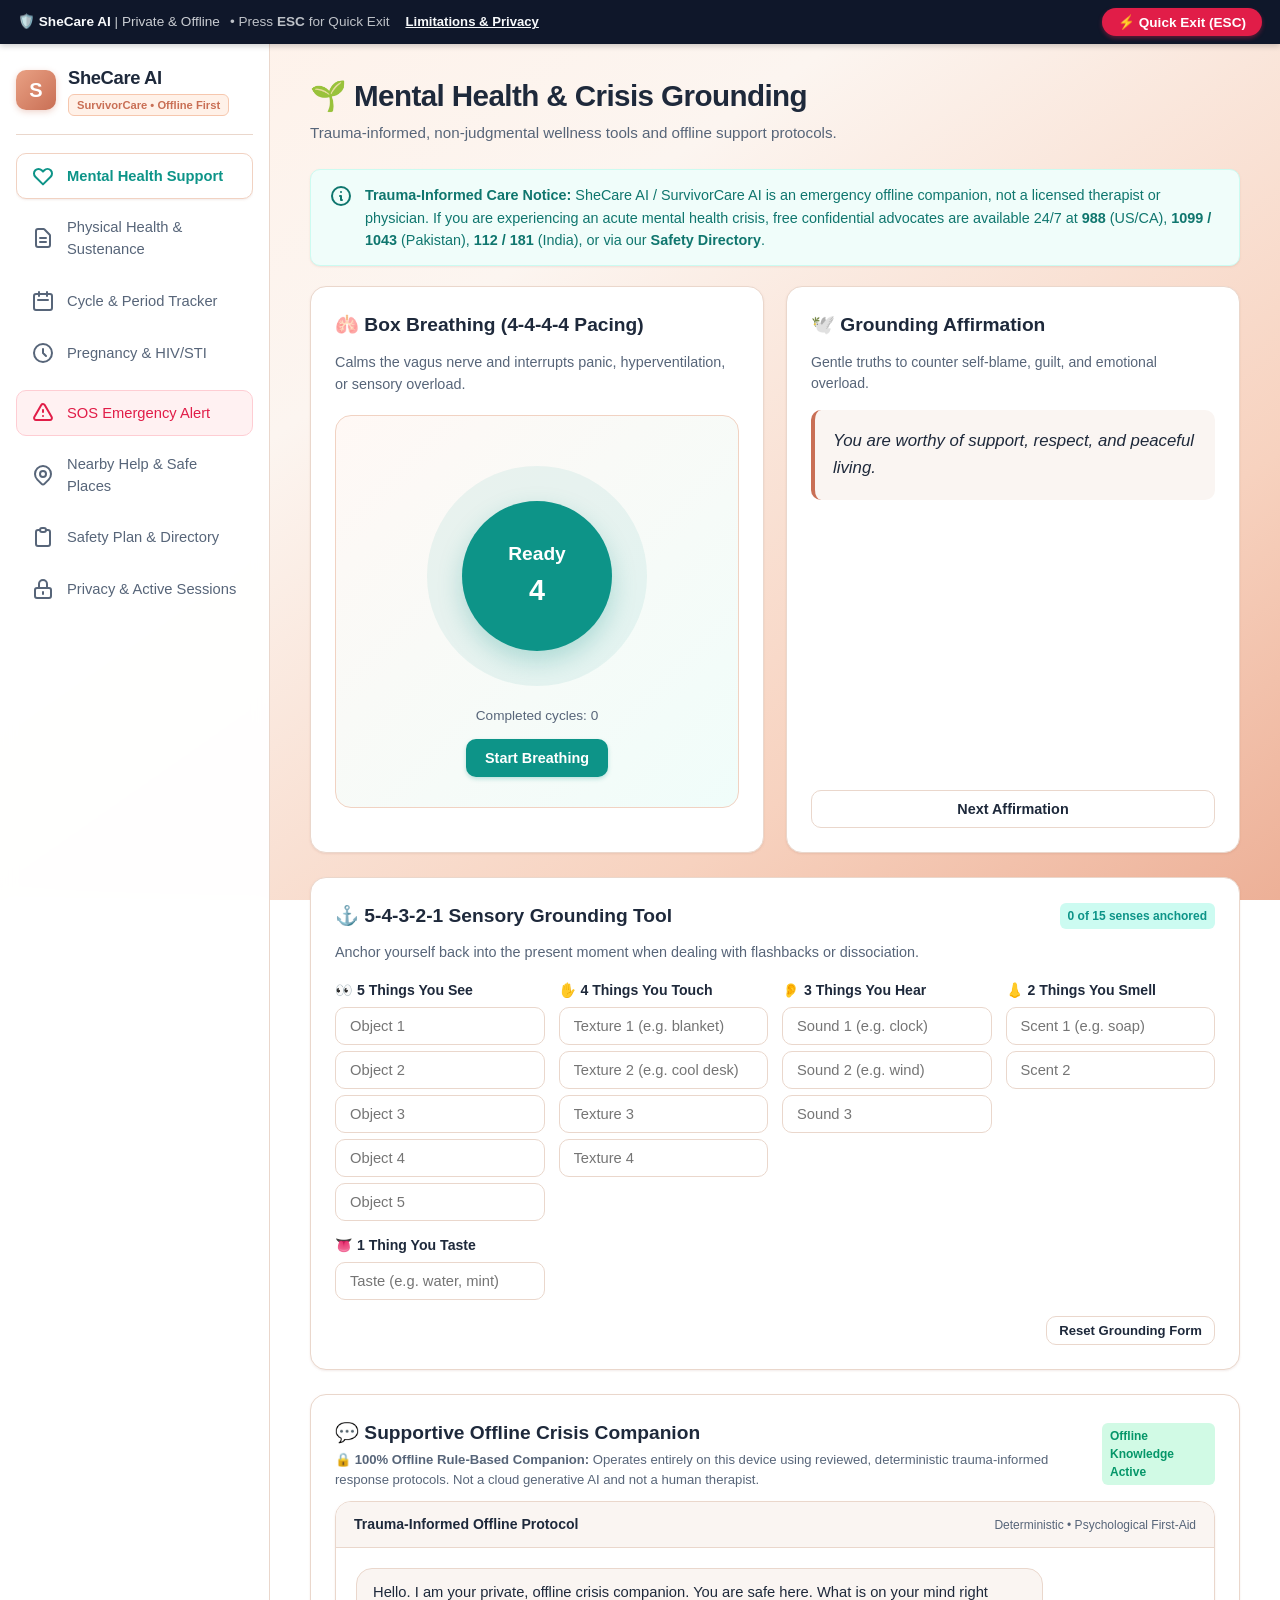
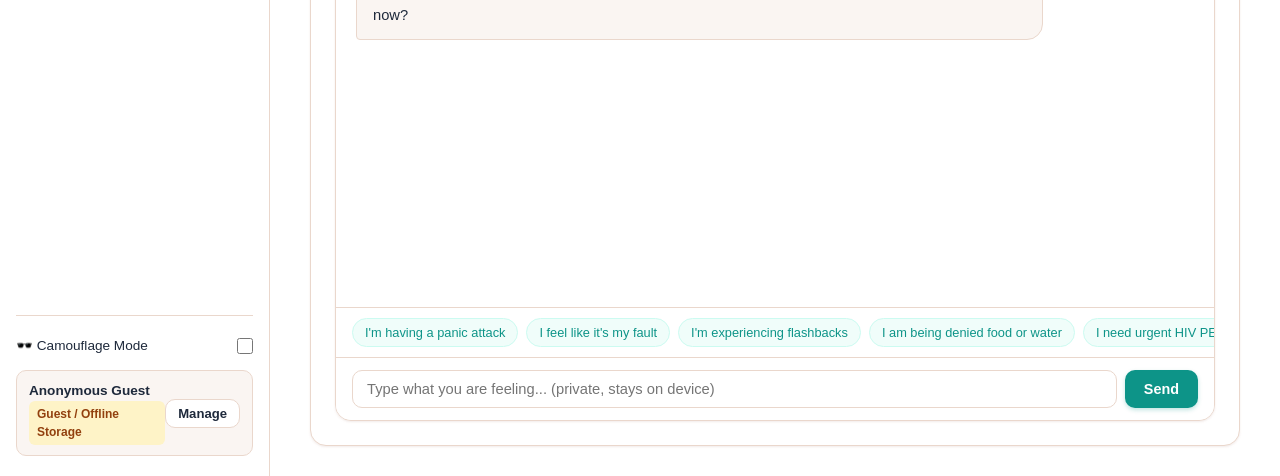
<file: index.html>
<!DOCTYPE html>
<html lang="en">
<head>
  <meta charset="UTF-8">
  <meta name="viewport" content="width=device-width, initial-scale=1.0">
  <meta name="theme-color" content="#C96F55">
  <meta name="description" content="SheCare AI / SurvivorCare AI - Secure, offline-first care and support application for survivors of sexual violence.">
  <title>SheCare AI - Secure Offline Support</title>
  <link rel="stylesheet" href="css/styles.css">
  <link rel="stylesheet" href="css/safe_places.css">
  <style id="shecare-core-styles">
/* SheCare AI / SurvivorCare AI - Modern Healthcare Design System & Mobile Responsive Engine */
:root {
  /* Core Healthcare Accents */
  --primary: #0d9488;
  --primary-hover: #0f766e;
  --primary-light: #ccfbf1;
  --primary-subtle: #f0fdfa;
  
  --secondary: #6366f1;
  --secondary-hover: #4f46e5;
  --secondary-light: #e0e7ff;
  
  --accent: #f43f5e;
  --accent-light: #ffe4e6;
  
  --warning: #d97706;
  --warning-light: #fef3c7;
  --danger: #e11d48;
  --danger-light: #ffe4e6;
  --success: #059669;
  --success-light: #d1fae5;

  /* Elegant Light-Peach to Dark-Peach Ombre Palette */
  --peach-light: #FFF1E8;
  --peach-soft: #F6C7AE;
  --peach-medium: #E9A184;
  --peach-dark: #C96F55;
  --peach-border: #f1d2c2;
  --bg-gradient: linear-gradient(145deg, #FFF1E8 0%, #FCF5F0 35%, #F7D2BF 75%, #EDB097 100%);
  
  --bg-main: #FFF1E8;
  --bg-card: #ffffff;
  --bg-subtle: #faf5f2;
  --border: #ead7cc;
  --border-focus: #0d9488;
  
  --text-main: #1e293b;
  --text-muted: #576579;
  --text-subtle: #8996a8;
  --text-inverse: #ffffff;
  
  --radius-sm: 6px;
  --radius-md: 10px;
  --radius-lg: 16px;
  --radius-full: 9999px;
  
  --shadow-sm: 0 1px 3px rgba(201, 111, 85, 0.08), 0 1px 2px rgba(0, 0, 0, 0.04);
  --shadow-md: 0 4px 12px rgba(201, 111, 85, 0.1), 0 2px 4px rgba(0, 0, 0, 0.04);
  --shadow-lg: 0 10px 24px rgba(201, 111, 85, 0.12), 0 4px 8px rgba(0, 0, 0, 0.04);
  
  --font-sans: -apple-system, BlinkMacSystemFont, 'Segoe UI', Roboto, Helvetica, Arial, sans-serif;
  --transition: all 0.2s cubic-bezier(0.16, 1, 0.3, 1);
}

/* Discreet Theme Overrides (Neutral Office / Planner Camouflage Mode) */
body.discreet-mode {
  --primary: #475569;
  --primary-hover: #334155;
  --primary-light: #f1f5f9;
  --primary-subtle: #f8fafc;
  --secondary: #64748b;
  --secondary-hover: #475569;
  --accent: #64748b;
  --accent-light: #f1f5f9;
  --bg-gradient: none;
  --bg-main: #f8fafc;
  --bg-card: #ffffff;
  --bg-subtle: #f1f5f9;
  --border: #e2e8f0;
  background: #f8fafc !important;
}

* {
  box-sizing: border-box;
  margin: 0;
  padding: 0;
}

body {
  font-family: var(--font-sans);
  background: var(--bg-gradient);
  background-attachment: fixed;
  color: var(--text-main);
  line-height: 1.5;
  min-height: 100vh;
  display: flex;
  flex-direction: column;
  -webkit-font-smoothing: antialiased;
}

/* Strict SVG constraints to prevent oversized icons */
svg {
  max-width: 100%;
}
.nav-item svg, .alert-box svg, .brand-icon svg, .card svg {
  width: 24px !important;
  height: 24px !important;
  min-width: 24px !important;
  max-width: 24px !important;
  min-height: 24px !important;
  max-height: 24px !important;
  flex-shrink: 0 !important;
  display: inline-block !important;
  vertical-align: middle !important;
}

/* Top Safety Bar with Quick Exit */
.top-safety-bar {
  background: #0f172a;
  color: #f8fafc;
  padding: 8px 18px;
  display: flex;
  justify-content: space-between;
  align-items: center;
  font-size: 0.85rem;
  z-index: 9999;
  position: sticky;
  top: 0;
  box-shadow: 0 2px 6px rgba(0,0,0,0.2);
}

.top-safety-bar .safety-info {
  display: flex;
  align-items: center;
  gap: 10px;
}

.quick-exit-btn {
  background: var(--danger);
  color: white;
  border: none;
  padding: 6px 16px;
  border-radius: var(--radius-full);
  font-weight: 700;
  font-size: 0.85rem;
  cursor: pointer;
  display: flex;
  align-items: center;
  gap: 6px;
  transition: var(--transition);
  box-shadow: 0 2px 4px rgba(225, 29, 72, 0.4);
}

.quick-exit-btn:hover {
  background: #be123c;
  transform: translateY(-1px);
}

.app-container {
  display: flex;
  flex: 1;
  min-height: calc(100vh - 45px);
}

/* Sidebar Navigation */
.app-sidebar {
  width: 270px;
  background: rgba(255, 255, 255, 0.96);
  backdrop-filter: blur(8px);
  border-right: 1px solid var(--border);
  display: flex;
  flex-direction: column;
  padding: 20px 16px;
  transition: var(--transition);
}

.app-brand {
  display: flex;
  align-items: center;
  gap: 12px;
  padding-bottom: 18px;
  border-bottom: 1px solid var(--border);
  margin-bottom: 18px;
}

.app-brand .brand-icon {
  width: 40px;
  height: 40px;
  background: linear-gradient(135deg, var(--peach-medium), var(--peach-dark));
  color: white;
  border-radius: var(--radius-md);
  display: flex;
  align-items: center;
  justify-content: center;
  font-weight: 800;
  font-size: 1.25rem;
  box-shadow: 0 2px 6px rgba(201, 111, 85, 0.3);
}

.app-brand .brand-title {
  font-size: 1.15rem;
  font-weight: 700;
  color: var(--text-main);
  letter-spacing: -0.02em;
}

.app-brand .brand-badge {
  display: inline-block;
  background: var(--peach-light);
  color: var(--peach-dark);
  font-size: 0.7rem;
  font-weight: 700;
  padding: 2px 8px;
  border-radius: var(--radius-sm);
  border: 1px solid var(--peach-soft);
  margin-top: 2px;
}

.nav-menu {
  list-style: none;
  display: flex;
  flex-direction: column;
  gap: 6px;
  flex: 1;
  overflow-y: auto;
}

.nav-item {
  display: flex;
  align-items: center;
  gap: 12px;
  padding: 10px 14px;
  border-radius: var(--radius-md);
  color: var(--text-muted);
  text-decoration: none;
  font-size: 0.92rem;
  font-weight: 500;
  cursor: pointer;
  transition: var(--transition);
  border: 1px solid transparent;
}

.nav-item:hover {
  background: var(--bg-subtle);
  color: var(--text-main);
  transform: translateX(2px);
}

.nav-item.active {
  background: #ffffff;
  color: var(--primary);
  font-weight: 700;
  border-color: var(--peach-border);
  box-shadow: var(--shadow-sm);
}

.nav-item.danger-link {
  color: var(--danger);
  margin-top: 8px;
  background: #fff1f2;
  border-color: #fecdd3;
}
.nav-item.danger-link:hover {
  background: #ffe4e6;
}

.sidebar-footer {
  padding-top: 16px;
  border-top: 1px solid var(--border);
  display: flex;
  flex-direction: column;
  gap: 10px;
}

.user-status-card {
  display: flex;
  align-items: center;
  justify-content: space-between;
  background: var(--bg-subtle);
  padding: 10px 12px;
  border-radius: var(--radius-md);
  border: 1px solid var(--border);
  font-size: 0.85rem;
}

/* Main Content Area */
.app-main {
  flex: 1;
  padding: 30px 40px;
  overflow-y: auto;
  max-width: 1240px;
  margin: 0 auto;
  width: 100%;
}

.view-section {
  display: none;
  animation: fadeIn 0.22s ease-in-out;
}

.view-section.active {
  display: block;
}

@keyframes fadeIn {
  from { opacity: 0; transform: translateY(4px); }
  to { opacity: 1; transform: translateY(0); }
}

/* Section Header */
.section-header {
  margin-bottom: 24px;
}

.section-header h1 {
  font-size: 1.85rem;
  font-weight: 800;
  color: var(--text-main);
  letter-spacing: -0.02em;
  display: flex;
  align-items: center;
  gap: 10px;
}

.section-header p {
  color: var(--text-muted);
  font-size: 0.95rem;
  margin-top: 4px;
}

/* Alert Boxes & Disclaimers */
.alert-box {
  padding: 14px 18px;
  border-radius: var(--radius-md);
  display: flex;
  align-items: flex-start;
  gap: 12px;
  font-size: 0.9rem;
  margin-bottom: 20px;
  line-height: 1.55;
  box-shadow: var(--shadow-sm);
}

.alert-warning {
  background: #fffbeb;
  border: 1px solid #fde68a;
  color: #92400e;
}

.alert-danger {
  background: #fff1f2;
  border: 1px solid #fecdd3;
  color: #9f1239;
}

.alert-info {
  background: #f0fdfa;
  border: 1px solid #ccfbf1;
  color: #0f766e;
}

.alert-neutral {
  background: #ffffff;
  border: 1px solid var(--border);
  color: var(--text-muted);
}

.alert-calm {
  background: #fff8f5;
  border: 1px solid var(--peach-soft);
  color: #8c432d;
}

/* Cards & Grids */
.card-grid {
  display: grid;
  grid-template-columns: repeat(auto-fit, minmax(320px, 1fr));
  gap: 22px;
  margin-bottom: 24px;
}

.card {
  background: var(--bg-card);
  border: 1px solid var(--border);
  border-radius: var(--radius-lg);
  padding: 24px;
  box-shadow: var(--shadow-sm);
  transition: var(--transition);
}

.card:hover {
  box-shadow: var(--shadow-md);
}

.card-title {
  font-size: 1.2rem;
  font-weight: 700;
  margin-bottom: 12px;
  display: flex;
  align-items: center;
  gap: 8px;
  color: var(--text-main);
}

/* Buttons */
.btn {
  display: inline-flex;
  align-items: center;
  justify-content: center;
  gap: 8px;
  padding: 10px 18px;
  border-radius: var(--radius-md);
  font-weight: 600;
  font-size: 0.9rem;
  cursor: pointer;
  border: 1px solid transparent;
  transition: var(--transition);
  text-decoration: none;
}

.btn:disabled, .btn[disabled] {
  opacity: 0.5;
  cursor: not-allowed;
  pointer-events: none;
  box-shadow: none !important;
  transform: none !important;
}

.btn-primary {
  background: var(--primary);
  color: white;
  box-shadow: 0 2px 4px rgba(13, 148, 136, 0.25);
}
.btn-primary:hover:not(:disabled) {
  background: var(--primary-hover);
  transform: translateY(-1px);
}

.btn-secondary {
  background: #ffffff;
  color: var(--text-main);
  border-color: var(--border);
}
.btn-secondary:hover:not(:disabled) {
  background: var(--bg-subtle);
  border-color: var(--peach-border);
}

.btn-peach {
  background: var(--peach-dark);
  color: white;
}
.btn-peach:hover:not(:disabled) {
  background: #b55e45;
}

.btn-danger {
  background: var(--danger);
  color: white;
  box-shadow: 0 2px 4px rgba(225, 29, 72, 0.3);
}
.btn-danger:hover:not(:disabled) {
  background: #be123c;
  transform: translateY(-1px);
}

.btn-outline-danger {
  background: #ffffff;
  color: var(--danger);
  border-color: #fecdd3;
}
.btn-outline-danger:hover:not(:disabled) {
  background: #fff1f2;
}

.btn-sm {
  padding: 6px 12px;
  font-size: 0.82rem;
}

.btn-lg {
  padding: 14px 24px;
  font-size: 1.05rem;
}

.btn-block {
  width: 100%;
}

/* Forms & Inputs */
.form-group {
  margin-bottom: 16px;
}

.form-label {
  display: block;
  font-size: 0.88rem;
  font-weight: 600;
  color: var(--text-main);
  margin-bottom: 6px;
}

.form-control {
  width: 100%;
  padding: 10px 14px;
  border-radius: var(--radius-md);
  border: 1px solid var(--border);
  background: #ffffff;
  color: var(--text-main);
  font-family: inherit;
  font-size: 0.92rem;
  transition: var(--transition);
}

.form-control:focus {
  outline: none;
  border-color: var(--border-focus);
  box-shadow: 0 0 0 3px rgba(13, 148, 136, 0.15);
}

.form-help {
  font-size: 0.78rem;
  color: var(--text-muted);
  margin-top: 4px;
}

/* Password Strength Bar */
.password-strength-container {
  margin-top: 8px;
}

.password-strength-bar {
  height: 6px;
  width: 100%;
  background: #e2e8f0;
  border-radius: var(--radius-full);
  overflow: hidden;
  margin-bottom: 4px;
}

.password-strength-fill {
  height: 100%;
  width: 0%;
  transition: width 0.3s ease, background-color 0.3s ease;
}

.password-strength-fill.weak { width: 25%; background: var(--danger); }
.password-strength-fill.fair { width: 50%; background: var(--warning); }
.password-strength-fill.good { width: 75%; background: #3b82f6; }
.password-strength-fill.strong { width: 100%; background: var(--success); }

.password-strength-text {
  font-size: 0.8rem;
  font-weight: 600;
  display: flex;
  justify-content: space-between;
}

/* Breathing Tool Component */
.breathing-box-container {
  display: flex;
  flex-direction: column;
  align-items: center;
  justify-content: center;
  padding: 30px;
  background: linear-gradient(135deg, #fff8f5 0%, #f0fdfa 100%);
  border-radius: var(--radius-lg);
  border: 1px solid var(--peach-border);
  margin: 20px 0;
  text-align: center;
}

.breathing-circle-outer {
  width: 220px;
  height: 220px;
  border-radius: 50%;
  background: rgba(13, 148, 136, 0.08);
  display: flex;
  align-items: center;
  justify-content: center;
  position: relative;
  margin: 20px 0;
}

.breathing-circle {
  width: 150px;
  height: 150px;
  border-radius: 50%;
  background: var(--primary);
  color: white;
  display: flex;
  flex-direction: column;
  align-items: center;
  justify-content: center;
  box-shadow: 0 10px 25px rgba(13, 148, 136, 0.25);
  transition: transform 4s ease-in-out, background-color 4s ease-in-out;
}

.breathing-circle.inhale {
  transform: scale(1.35);
  background: #0d9488;
}

.breathing-circle.hold {
  transform: scale(1.35);
  background: #6366f1;
}

.breathing-circle.exhale {
  transform: scale(0.9);
  background: #0f766e;
}

.breathing-phase-text {
  font-size: 1.2rem;
  font-weight: 700;
}

.breathing-timer-text {
  font-size: 1.8rem;
  font-weight: 800;
}

/* Chat Interface for Mental Health */
.chat-wrapper {
  display: flex;
  flex-direction: column;
  height: 520px;
  border: 1px solid var(--border);
  border-radius: var(--radius-lg);
  background: var(--bg-card);
  overflow: hidden;
  box-shadow: var(--shadow-sm);
}

.chat-header {
  padding: 12px 18px;
  background: var(--bg-subtle);
  border-bottom: 1px solid var(--border);
  display: flex;
  align-items: center;
  justify-content: space-between;
}

.chat-messages {
  flex: 1;
  padding: 20px;
  overflow-y: auto;
  display: flex;
  flex-direction: column;
  gap: 12px;
}

.chat-bubble {
  max-width: 82%;
  padding: 12px 16px;
  border-radius: var(--radius-lg);
  font-size: 0.92rem;
  line-height: 1.55;
}

.chat-bubble.bot {
  align-self: flex-start;
  background: var(--bg-subtle);
  color: var(--text-main);
  border-bottom-left-radius: 4px;
  border: 1px solid var(--border);
}

.chat-bubble.user {
  align-self: flex-end;
  background: var(--primary);
  color: white;
  border-bottom-right-radius: 4px;
}

.chat-quick-actions {
  display: flex;
  gap: 8px;
  padding: 10px 16px;
  background: var(--bg-card);
  border-top: 1px solid var(--border);
  overflow-x: auto;
}

.chat-action-chip {
  background: var(--primary-subtle);
  border: 1px solid var(--primary-light);
  color: var(--primary);
  font-size: 0.8rem;
  padding: 4px 12px;
  border-radius: var(--radius-full);
  cursor: pointer;
  white-space: nowrap;
  transition: var(--transition);
}

.chat-action-chip:hover {
  background: var(--primary-light);
}

.chat-input-row {
  display: flex;
  gap: 8px;
  padding: 12px 16px;
  background: var(--bg-card);
  border-top: 1px solid var(--border);
}

/* Modals */
.modal-overlay {
  display: none;
  position: fixed;
  top: 0;
  left: 0;
  right: 0;
  bottom: 0;
  background: rgba(15, 23, 42, 0.65);
  backdrop-filter: blur(4px);
  z-index: 10000;
  align-items: center;
  justify-content: center;
  padding: 20px;
}

.modal-overlay.active {
  display: flex;
}

.modal-card {
  background: #ffffff;
  width: 100%;
  max-width: 540px;
  border-radius: var(--radius-lg);
  border: 1px solid var(--border);
  box-shadow: var(--shadow-lg);
  overflow: hidden;
  animation: modalScale 0.2s ease-out;
}

@keyframes modalScale {
  from { opacity: 0; transform: scale(0.96); }
  to { opacity: 1; transform: scale(1); }
}

.modal-header {
  padding: 16px 20px;
  border-bottom: 1px solid var(--border);
  display: flex;
  align-items: center;
  justify-content: space-between;
}

.modal-body {
  padding: 20px;
  max-height: 70vh;
  overflow-y: auto;
}

.modal-footer {
  padding: 14px 20px;
  border-top: 1px solid var(--border);
  display: flex;
  justify-content: flex-end;
  gap: 10px;
  background: var(--bg-subtle);
}

/* Camouflage Screen Overlay - Strictly Neutral Office/Notes (NOT Peach) */
#camouflageScreen {
  display: none;
  position: fixed;
  top: 0;
  left: 0;
  right: 0;
  bottom: 0;
  background: #f1f5f9;
  z-index: 999999;
  padding: 24px;
  overflow-y: auto;
  font-family: -apple-system, BlinkMacSystemFont, 'Segoe UI', Roboto, sans-serif;
  color: #1e293b;
}

#camouflageScreen.active {
  display: block;
}

/* Badges */
.badge {
  display: inline-flex;
  align-items: center;
  gap: 4px;
  padding: 4px 8px;
  border-radius: var(--radius-sm);
  font-size: 0.75rem;
  font-weight: 600;
}

.badge-danger { background: var(--danger-light); color: var(--danger); }
.badge-warning { background: var(--warning-light); color: #92400e; }
.badge-success { background: var(--success-light); color: var(--success); }
.badge-primary { background: var(--primary-light); color: var(--primary); }
.badge-peach { background: var(--peach-light); color: var(--peach-dark); border: 1px solid var(--peach-soft); }

/* Responsive Adjustments (Mobile-First Layout) */
@media (max-width: 860px) {
  .app-container {
    flex-direction: column;
  }
  .app-sidebar {
    width: 100%;
    border-right: none;
    border-bottom: 1px solid var(--border);
    padding: 14px;
  }
  .app-brand {
    padding-bottom: 12px;
    margin-bottom: 12px;
  }
  .nav-menu {
    flex-direction: row;
    overflow-x: auto;
    padding-bottom: 8px;
    -webkit-overflow-scrolling: touch;
    gap: 8px;
  }
  .nav-item {
    white-space: nowrap;
    padding: 8px 14px;
    font-size: 0.88rem;
  }
  .app-main {
    padding: 20px 14px;
  }
  .card-grid {
    grid-template-columns: 1fr;
    gap: 16px;
  }
  .card {
    padding: 18px 14px;
  }
  .section-header h1 {
    font-size: 1.45rem;
  }
}

@media (max-width: 480px) {
  .top-safety-bar {
    padding: 6px 10px;
    font-size: 0.78rem;
  }
  .top-safety-bar .safety-info {
    gap: 4px;
  }
  .quick-exit-btn {
    padding: 5px 12px;
    font-size: 0.78rem;
  }
  .app-brand .brand-title {
    font-size: 1.05rem;
  }
  .btn {
    padding: 10px 14px;
    font-size: 0.88rem;
  }
  .btn-lg {
    padding: 12px 18px;
    font-size: 0.95rem;
  }
  .breathing-circle-outer {
    width: 180px;
    height: 180px;
  }
  .breathing-circle {
    width: 125px;
    height: 125px;
  }
  .breathing-phase-text {
    font-size: 1.05rem;
  }
  .breathing-timer-text {
    font-size: 1.5rem;
  }
}


/* NEARBY PLACES STYLING */
.location-privacy-banner {
  background: rgba(255, 255, 255, 0.95);
  border: 1px solid var(--border);
  border-left: 4px solid var(--primary);
  border-radius: var(--radius-md);
  padding: 14px 18px;
  margin-bottom: 20px;
  display: flex;
  align-items: center;
  justify-content: space-between;
  gap: 16px;
  flex-wrap: wrap;
  box-shadow: var(--shadow-sm);
}
.location-status-badge {
  display: inline-flex;
  align-items: center;
  gap: 6px;
  padding: 6px 12px;
  border-radius: 9999px;
  font-size: 0.82rem;
  font-weight: 500;
}
.location-status-badge.active {
  background: var(--primary-light);
  color: var(--primary-hover);
  border: 1px solid rgba(13, 148, 136, 0.25);
}
.location-status-badge.inactive {
  background: #f1f5f9;
  color: #475569;
  border: 1px solid #cbd5e1;
}
.search-controls-card {
  background: var(--surface);
  border: 1px solid var(--border);
  border-radius: var(--radius-lg);
  padding: 20px;
  margin-bottom: 20px;
  box-shadow: var(--shadow-sm);
}
.quick-cities-bar {
  display: flex;
  align-items: center;
  gap: 8px;
  flex-wrap: wrap;
  margin-top: 12px;
  padding-top: 12px;
  border-top: 1px dashed var(--border);
}
.btn-quick-city {
  background: rgba(255, 241, 232, 0.6);
  border: 1px solid var(--peach-mid);
  color: var(--peach-dark);
  padding: 4px 10px;
  border-radius: 9999px;
  font-size: 0.78rem;
  font-weight: 600;
  cursor: pointer;
  transition: all var(--transition-fast);
}
.btn-quick-city:hover {
  background: var(--peach-mid);
  color: #ffffff;
}
.category-chips-container {
  display: flex;
  gap: 8px;
  flex-wrap: wrap;
  margin-bottom: 16px;
}
.btn-filter-chip {
  background: var(--surface);
  border: 1px solid var(--border);
  color: var(--text);
  padding: 8px 14px;
  border-radius: 9999px;
  font-size: 0.84rem;
  font-weight: 500;
  display: inline-flex;
  align-items: center;
  gap: 6px;
  cursor: pointer;
  transition: all var(--transition-fast);
}
.btn-filter-chip:hover {
  background: var(--peach-light);
  border-color: var(--peach-mid);
}
.btn-filter-chip.active {
  background: var(--peach-mid);
  border-color: var(--peach-dark);
  color: #ffffff;
  font-weight: 600;
  box-shadow: 0 2px 6px rgba(201, 111, 85, 0.3);
}
.radius-pills-container {
  display: flex;
  align-items: center;
  gap: 6px;
  flex-wrap: wrap;
}
.btn-radius-pill {
  background: #f8fafc;
  border: 1px solid #e2e8f0;
  color: #64748b;
  padding: 6px 12px;
  border-radius: 6px;
  font-size: 0.8rem;
  font-weight: 500;
  cursor: pointer;
  transition: all var(--transition-fast);
}
.btn-radius-pill:hover {
  border-color: var(--primary);
  color: var(--primary);
}
.btn-radius-pill.active {
  background: var(--primary);
  border-color: var(--primary-hover);
  color: #ffffff;
  font-weight: 600;
}
.nearby-map-wrapper {
  background: var(--surface);
  border: 1px solid var(--border);
  border-radius: var(--radius-lg);
  overflow: hidden;
  margin-bottom: 24px;
  box-shadow: var(--shadow-md);
  position: relative;
}
#nearbyInteractiveMapCanvas {
  width: 100%;
  height: 380px;
  position: relative;
  background: #eef2f6;
}
.map-canvas-inner {
  width: 100%;
  height: 100%;
  position: relative;
  overflow: hidden;
  background: linear-gradient(135deg, #f8fafc 0%, #edf2f7 50%, #fdeee6 100%);
}
.map-grid-overlay {
  position: absolute;
  inset: 0;
  background-image: 
    linear-gradient(to right, rgba(203, 213, 225, 0.4) 1px, transparent 1px),
    linear-gradient(to bottom, rgba(203, 213, 225, 0.4) 1px, transparent 1px);
  background-size: 40px 40px;
  pointer-events: none;
}
.map-compass {
  position: absolute;
  top: 14px;
  left: 14px;
  width: 28px;
  height: 28px;
  border-radius: 50%;
  background: rgba(255, 255, 255, 0.9);
  border: 1px solid var(--border);
  font-size: 0.75rem;
  font-weight: 800;
  color: var(--peach-dark);
  display: flex;
  align-items: center;
  justify-content: center;
  box-shadow: var(--shadow-sm);
  pointer-events: none;
}
.map-canvas-controls {
  position: absolute;
  bottom: 14px;
  right: 14px;
  display: flex;
  gap: 8px;
  z-index: 10;
}
.btn-map-control {
  background: rgba(255, 255, 255, 0.95);
  border: 1px solid var(--border);
  padding: 6px 12px;
  border-radius: 6px;
  font-size: 0.8rem;
  font-weight: 600;
  color: var(--text);
  cursor: pointer;
  box-shadow: var(--shadow-sm);
  text-decoration: none;
  display: inline-flex;
  align-items: center;
  gap: 4px;
}
.btn-map-control:hover {
  background: var(--peach-mid);
  color: #ffffff;
}
.map-notice-pill {
  position: absolute;
  top: 14px;
  right: 14px;
  background: rgba(255, 255, 255, 0.9);
  padding: 4px 10px;
  border-radius: 9999px;
  border: 1px solid var(--border);
  font-size: 0.72rem;
  color: var(--text-muted);
  pointer-events: none;
}
.map-visual-pin {
  position: absolute;
  transform: translate(-50%, -50%);
  cursor: pointer;
  z-index: 5;
  transition: transform var(--transition-fast);
}
.map-visual-pin:hover {
  transform: translate(-50%, -50%) scale(1.15);
  z-index: 20;
}
.map-visual-pin.user-pin {
  z-index: 15;
}
.pin-pulse {
  position: absolute;
  top: 50%;
  left: 50%;
  transform: translate(-50%, -50%);
  width: 24px;
  height: 24px;
  border-radius: 50%;
  background: rgba(13, 148, 136, 0.35);
  animation: pulse-ring 2s infinite ease-out;
}
@keyframes pulse-ring {
  0% { transform: translate(-50%, -50%) scale(0.6); opacity: 1; }
  100% { transform: translate(-50%, -50%) scale(2.2); opacity: 0; }
}
.pin-icon {
  font-size: 1.3rem;
}
.pin-label {
  background: var(--primary);
  color: #ffffff;
  font-size: 0.68rem;
  font-weight: 700;
  padding: 2px 6px;
  border-radius: 4px;
  white-space: nowrap;
  position: absolute;
  top: 100%;
  left: 50%;
  transform: translateX(-50%);
  margin-top: 2px;
}
.pin-badge {
  width: 30px;
  height: 30px;
  border-radius: 50%;
  background: #ffffff;
  border: 2px solid var(--peach-mid);
  box-shadow: 0 2px 6px rgba(0,0,0,0.18);
  display: flex;
  align-items: center;
  justify-content: center;
  font-size: 0.95rem;
}
.map-visual-pin.active .pin-badge {
  border-color: var(--danger);
  transform: scale(1.2);
}
.map-visual-pin.emergency .pin-badge { border-color: #ef4444; }
.map-visual-pin.shelter .pin-badge { border-color: #f59e0b; }
.map-visual-pin.hospital .pin-badge { border-color: #0d9488; }
.pin-callout {
  display: none;
  position: absolute;
  bottom: 105%;
  left: 50%;
  transform: translateX(-50%);
  background: rgba(15, 23, 42, 0.92);
  color: #ffffff;
  padding: 6px 10px;
  border-radius: 6px;
  font-size: 0.74rem;
  white-space: nowrap;
  pointer-events: none;
}
.map-visual-pin:hover .pin-callout { display: block; }
.place-card {
  background: var(--surface);
  border: 1px solid var(--border);
  border-radius: var(--radius-md);
  padding: 18px;
  margin-bottom: 16px;
  box-shadow: var(--shadow-sm);
  transition: all var(--transition-normal);
}
.place-card:hover {
  box-shadow: var(--shadow-md);
  border-color: var(--peach-mid);
}
.place-card.highlighted {
  border-color: var(--primary);
  background: var(--primary-subtle);
}
.place-card-header {
  display: flex;
  justify-content: space-between;
  align-items: flex-start;
  margin-bottom: 10px;
}
.place-name {
  font-size: 1.12rem;
  font-weight: 700;
  color: var(--text);
  margin: 0;
}
.badge-category {
  background: var(--peach-light);
  color: var(--peach-dark);
  font-weight: 600;
  font-size: 0.78rem;
  padding: 4px 8px;
  border-radius: 4px;
}
.place-body { margin-bottom: 14px; }
.place-meta-item {
  display: flex;
  align-items: flex-start;
  gap: 8px;
  font-size: 0.88rem;
  color: var(--text);
  margin-bottom: 6px;
}
.meta-icon { font-size: 1rem; flex-shrink: 0; margin-top: 1px; }
.meta-text { flex: 1; }
.phone-link { color: var(--primary); text-decoration: none; }
.phone-link:hover { text-decoration: underline; }
.place-admission-box {
  background: rgba(255, 241, 232, 0.45);
  border-left: 3px solid var(--peach-mid);
  padding: 10px 14px;
  border-radius: 0 var(--radius-sm) var(--radius-sm) 0;
  margin-top: 10px;
  font-size: 0.84rem;
}
.admission-label { font-weight: 700; color: var(--peach-dark); margin-bottom: 4px; font-size: 0.8rem; }
.admission-text { color: var(--text); line-height: 1.4; margin-bottom: 4px; }
.admission-source { font-size: 0.76rem; color: var(--text-muted); }
.place-actions {
  display: flex;
  gap: 8px;
  flex-wrap: wrap;
  padding-top: 12px;
  border-top: 1px solid var(--border);
}
.empty-places-card {
  background: var(--surface);
  border: 2px dashed var(--border);
  border-radius: var(--radius-lg);
  padding: 36px 20px;
  text-align: center;
  margin: 20px 0;
}


.country-pills-container {
  display: flex;
  align-items: center;
  gap: 6px;
  flex-wrap: wrap;
}
.btn-country-pill {
  background: #f8fafc;
  border: 1px solid #e2e8f0;
  color: #475569;
  padding: 6px 14px;
  border-radius: 9999px;
  font-size: 0.82rem;
  font-weight: 600;
  cursor: pointer;
  transition: all var(--transition-fast);
}
.btn-country-pill:hover {
  border-color: var(--primary);
  color: var(--primary);
}
.btn-country-pill.active {
  background: var(--primary);
  border-color: var(--primary-hover);
  color: #ffffff;
}


/* Leaflet.js Custom Markers & Popups */
.leaflet-user-marker {
  position: relative;
  width: 32px;
  height: 32px;
  display: flex;
  align-items: center;
  justify-content: center;
}
.user-pulse-ring {
  position: absolute;
  top: 50%;
  left: 50%;
  transform: translate(-50%, -50%);
  width: 32px;
  height: 32px;
  border-radius: 50%;
  background: rgba(13, 148, 136, 0.4);
  animation: leaflet-pulse 2s infinite ease-out;
}
@keyframes leaflet-pulse {
  0% { transform: translate(-50%, -50%) scale(0.6); opacity: 1; }
  100% { transform: translate(-50%, -50%) scale(2.4); opacity: 0; }
}
.user-center-dot {
  font-size: 1.4rem;
  z-index: 10;
  filter: drop-shadow(0 2px 4px rgba(0,0,0,0.3));
}
.leaflet-marker-pin {
  width: 34px;
  height: 34px;
  border-radius: 50%;
  background: #ffffff;
  border: 2px solid var(--primary);
  display: flex;
  align-items: center;
  justify-content: center;
  box-shadow: 0 2px 8px rgba(0,0,0,0.22);
  transition: transform 0.2s ease;
  cursor: pointer;
}
.leaflet-marker-pin:hover {
  transform: scale(1.2);
}
.leaflet-marker-pin.active {
  transform: scale(1.3);
  box-shadow: 0 0 12px rgba(225, 29, 72, 0.5);
  border-color: var(--danger) !important;
}
.leaflet-facility-popup {
  padding: 4px;
  font-family: inherit;
}
.leaflet-popup-content-wrapper {
  border-radius: 8px;
  box-shadow: 0 4px 14px rgba(0,0,0,0.18);
  border: 1px solid #fed7aa;
}
.leaflet-popup-content {
  margin: 10px 12px;
  line-height: 1.4;
}
.leaflet-map-hint {
  background: rgba(255, 255, 255, 0.95);
  border: 1px solid var(--border);
  border-left: 3px solid var(--primary);
  border-radius: var(--radius-sm);
  padding: 8px 14px;
  font-size: 0.8rem;
  color: var(--primary);
  font-weight: 600;
  display: flex;
  align-items: center;
  gap: 8px;
  margin-top: 10px;
}



/* SheCare AI / SurvivorCare AI - Nearby Healthcare & Safe Places Design System */

/* Container & Map Canvas */
.nearby-map-wrapper {
  width: 100%;
  height: 480px;
  min-height: 420px;
  border-radius: var(--radius-lg, 16px);
  overflow: hidden;
  border: 1px solid var(--peach-border, #f1d2c2);
  margin-bottom: 24px;
  position: relative;
  box-shadow: 0 4px 14px rgba(201, 111, 85, 0.12);
  background: #f8fafc;
}

#nearbyInteractiveMapCanvas {
  width: 100%;
  height: 100%;
  min-height: 420px;
  position: relative;
  z-index: 1;
}

.leaflet-container {
  width: 100% !important;
  height: 100% !important;
  font-family: inherit;
  background: #f1f5f9;
}

/* User Location Pin with Pulsing Wave */
.leaflet-user-marker {
  position: relative;
  width: 32px;
  height: 32px;
  display: flex;
  align-items: center;
  justify-content: center;
}

.user-pulse-ring {
  position: absolute;
  top: 50%;
  left: 50%;
  transform: translate(-50%, -50%);
  width: 32px;
  height: 32px;
  border-radius: 50%;
  background: rgba(13, 148, 136, 0.45);
  animation: leaflet-pulse 2s infinite ease-out;
}

@keyframes leaflet-pulse {
  0% { transform: translate(-50%, -50%) scale(0.6); opacity: 1; }
  100% { transform: translate(-50%, -50%) scale(2.4); opacity: 0; }
}

.user-center-dot {
  font-size: 1.4rem;
  z-index: 10;
  filter: drop-shadow(0 2px 4px rgba(0,0,0,0.3));
}

/* Leaflet Place Markers */
.leaflet-marker-pin {
  width: 34px;
  height: 34px;
  border-radius: 50%;
  background: #ffffff;
  border: 2px solid var(--primary, #0d9488);
  display: flex;
  align-items: center;
  justify-content: center;
  box-shadow: 0 2px 8px rgba(0,0,0,0.22);
  transition: transform 0.2s ease, box-shadow 0.2s ease;
  cursor: pointer;
}

.leaflet-marker-pin:hover {
  transform: scale(1.18);
  z-index: 999 !important;
}

.leaflet-marker-pin.active {
  transform: scale(1.28);
  border-width: 3px;
  box-shadow: 0 0 0 4px rgba(201, 111, 85, 0.35);
}

/* Facility Popup Card */
.leaflet-facility-popup {
  padding: 4px;
  max-width: 290px;
  font-family: inherit;
  color: #1e293b;
  line-height: 1.45;
}

/* Privacy Notice Banner */
.location-privacy-banner {
  background: #ffffff;
  border: 1px solid var(--peach-border, #f1d2c2);
  border-radius: var(--radius-lg, 16px);
  padding: 16px 20px;
  margin-bottom: 20px;
  display: flex;
  align-items: center;
  justify-content: space-between;
  gap: 16px;
  flex-wrap: wrap;
  box-shadow: 0 1px 3px rgba(201, 111, 85, 0.08);
}

.location-status-badge {
  display: inline-flex;
  align-items: center;
  gap: 6px;
  font-size: 0.8rem;
  font-weight: 600;
  padding: 4px 10px;
  border-radius: 9999px;
}
.location-status-badge.inactive {
  background: #f1f5f9;
  color: #475569;
}
.location-status-badge.active {
  background: #f0fdfa;
  color: #0d9488;
  border: 1px solid #ccfbf1;
}

/* Search Controls Card */
.search-controls-card {
  background: #ffffff;
  border: 1px solid var(--peach-border, #f1d2c2);
  border-radius: var(--radius-lg, 16px);
  padding: 20px;
  margin-bottom: 20px;
  box-shadow: 0 1px 3px rgba(201, 111, 85, 0.08);
}

/* Country Pills */
.country-pills-container {
  display: flex;
  align-items: center;
  gap: 8px;
  flex-wrap: wrap;
}

.btn-country-pill {
  background: #f8fafc;
  border: 1px solid #e2e8f0;
  color: #475569;
  padding: 6px 14px;
  border-radius: 9999px;
  font-size: 0.82rem;
  font-weight: 600;
  cursor: pointer;
  transition: all 0.2s ease;
}

.btn-country-pill:hover {
  background: #fff8f5;
  border-color: var(--peach-dark, #C96F55);
  color: var(--peach-dark, #C96F55);
}

.btn-country-pill.active {
  background: var(--peach-dark, #C96F55);
  border-color: var(--peach-dark, #C96F55);
  color: #ffffff;
  box-shadow: 0 2px 6px rgba(201, 111, 85, 0.35);
}

/* Category Chips */
.category-chips-container {
  display: flex;
  align-items: center;
  gap: 8px;
  flex-wrap: wrap;
  margin-bottom: 8px;
}

.btn-filter-chip {
  background: #ffffff;
  border: 1px solid #e2e8f0;
  color: #334155;
  padding: 8px 14px;
  border-radius: 9999px;
  font-size: 0.84rem;
  font-weight: 500;
  display: inline-flex;
  align-items: center;
  gap: 6px;
  cursor: pointer;
  transition: all 0.2s ease;
}

.btn-filter-chip:hover {
  background: #f8fafc;
  border-color: #cbd5e1;
}

.btn-filter-chip.active {
  background: #0d9488;
  border-color: #0d9488;
  color: #ffffff;
  font-weight: 600;
  box-shadow: 0 2px 6px rgba(13, 148, 136, 0.3);
}

/* Radius Pills */
.radius-pills-container {
  display: flex;
  align-items: center;
  gap: 6px;
  flex-wrap: wrap;
}

.btn-radius-pill {
  background: #f8fafc;
  border: 1px solid #e2e8f0;
  color: #64748b;
  padding: 6px 12px;
  border-radius: 6px;
  font-size: 0.8rem;
  font-weight: 500;
  cursor: pointer;
  transition: all 0.2s ease;
}

.btn-radius-pill:hover {
  background: #fff8f5;
  color: var(--peach-dark, #C96F55);
}

.btn-radius-pill.active {
  background: var(--peach-dark, #C96F55);
  border-color: var(--peach-dark, #C96F55);
  color: #ffffff;
  font-weight: 600;
}

/* Quick Cities Bar */
.quick-cities-bar {
  display: flex;
  align-items: center;
  gap: 6px;
  flex-wrap: wrap;
  padding-top: 8px;
  border-top: 1px dashed #e2e8f0;
  margin-top: 8px;
}

.btn-quick-city {
  background: #f1f5f9;
  border: 1px solid #e2e8f0;
  color: #475569;
  font-size: 0.75rem;
  padding: 3px 8px;
  border-radius: 4px;
  cursor: pointer;
  transition: all 0.15s ease;
}

.btn-quick-city:hover {
  background: #e2e8f0;
  color: #0f172a;
}

/* Place Cards */
.place-card {
  background: #ffffff;
  border: 1px solid var(--border, #ead7cc);
  border-radius: var(--radius-lg, 16px);
  padding: 20px;
  margin-bottom: 16px;
  box-shadow: 0 1px 3px rgba(201, 111, 85, 0.08);
  transition: all 0.2s cubic-bezier(0.16, 1, 0.3, 1);
}

.place-card:hover {
  box-shadow: 0 4px 14px rgba(201, 111, 85, 0.15);
  border-color: var(--peach-dark, #C96F55);
}

.place-card.highlighted {
  border-color: var(--peach-dark, #C96F55);
  box-shadow: 0 0 0 3px rgba(201, 111, 85, 0.25);
  background: #fffbf9;
}

.place-name {
  font-size: 1.15rem;
  font-weight: 700;
  color: #0f172a;
  margin-bottom: 8px;
}

.place-meta-item {
  display: flex;
  align-items: flex-start;
  gap: 8px;
  font-size: 0.88rem;
  color: #475569;
  margin-bottom: 6px;
}

.place-admission-box {
  background: #fff8f5;
  border: 1px solid var(--peach-soft, #f6c7ae);
  border-left: 3px solid var(--peach-dark, #C96F55);
  border-radius: 8px;
  padding: 10px 14px;
  margin-top: 10px;
  font-size: 0.82rem;
  line-height: 1.45;
}

.place-actions {
  display: flex;
  gap: 8px;
  flex-wrap: wrap;
  margin-top: 14px;
  padding-top: 12px;
  border-top: 1px solid var(--border, #ead7cc);
}

/* Responsive adjustments */
@media (max-width: 768px) {
  .nearby-map-wrapper {
    height: 380px;
    min-height: 320px;
  }
  #nearbyInteractiveMapCanvas {
    min-height: 320px;
  }
  .search-controls-card {
    padding: 14px;
  }
  .place-card {
    padding: 16px;
  }
}
</style>
  <link rel="manifest" href="manifest.json">
</head>
<body>

  <!-- Top Safety Bar with Quick Exit -->
  <header class="top-safety-bar">
    <div class="safety-info">
      <span>🛡️ <strong>SheCare AI</strong> <span style="opacity:0.8;">| Private & Offline</span></span>
      <span style="opacity: 0.75;">• Press <strong>ESC</strong> for Quick Exit</span>
      <button id="btnPrivacyNotice" class="btn btn-sm" style="background:transparent;color:#f8fafc;border:none;text-decoration:underline;cursor:pointer;padding:0 6px;">Limitations & Privacy</button>
    </div>
    <button class="quick-exit-btn" id="btnTopQuickExit" title="Instantly hide this page and open neutral notes planner">
      <span>⚡ Quick Exit (ESC)</span>
    </button>
  </header>

  <div class="app-container">
    <!-- Sidebar Navigation -->
    <aside class="app-sidebar">
      <div class="app-brand">
        <div class="brand-icon">S</div>
        <div>
          <div class="brand-title" id="brandName">SheCare AI</div>
          <span class="brand-badge" id="brandBadge">SurvivorCare • Offline First</span>
        </div>
      </div>

      <nav class="nav-menu">
        <a class="nav-item active" data-view="view-mental-health">
          <svg width="24" height="24" viewBox="0 0 24 24" fill="none" stroke="currentColor" style="width:24px;height:24px;min-width:24px;max-width:24px;height:24px;flex-shrink:0;vertical-align:middle;"><path stroke-linecap="round" stroke-linejoin="round" stroke-width="2" d="M4.318 6.318a4.5 4.5 0 000 6.364L12 20.364l7.682-7.682a4.5 4.5 0 00-6.364-6.364L12 7.636l-1.318-1.318a4.5 4.5 0 00-6.364 0z"/></svg>
          <span id="navLabelMental">Mental Health Support</span>
        </a>
        <a class="nav-item" data-view="view-physical-health">
          <svg width="24" height="24" viewBox="0 0 24 24" fill="none" stroke="currentColor" style="width:24px;height:24px;min-width:24px;max-width:24px;height:24px;flex-shrink:0;vertical-align:middle;"><path stroke-linecap="round" stroke-linejoin="round" stroke-width="2" d="M9 12h6m-6 4h6m2 5H7a2 2 0 01-2-2V5a2 2 0 012-2h5.586a1 1 0 01.707.293l5.414 5.414a1 1 0 01.293.707V19a2 2 0 01-2 2z"/></svg>
          <span id="navLabelPhysical">Physical Health & Sustenance</span>
        </a>
        <a class="nav-item" data-view="view-period-tracker">
          <svg width="24" height="24" viewBox="0 0 24 24" fill="none" stroke="currentColor" style="width:24px;height:24px;min-width:24px;max-width:24px;height:24px;flex-shrink:0;vertical-align:middle;"><path stroke-linecap="round" stroke-linejoin="round" stroke-width="2" d="M8 7V3m8 4V3m-9 8h10M5 21h14a2 2 0 002-2V7a2 2 0 00-2-2H5a2 2 0 00-2 2v12a2 2 0 002 2z"/></svg>
          <span id="navLabelCycle">Cycle & Period Tracker</span>
        </a>
        <a class="nav-item" data-view="view-pregnancy-sti">
          <svg width="24" height="24" viewBox="0 0 24 24" fill="none" stroke="currentColor" style="width:24px;height:24px;min-width:24px;max-width:24px;height:24px;flex-shrink:0;vertical-align:middle;"><path stroke-linecap="round" stroke-linejoin="round" stroke-width="2" d="M12 8v4l3 3m6-3a9 9 0 11-18 0 9 9 0 0118 0z"/></svg>
          <span id="navLabelPregnancy">Pregnancy & HIV/STI</span>
        </a>
        <a class="nav-item danger-link" data-view="view-sos">
          <svg width="24" height="24" viewBox="0 0 24 24" fill="none" stroke="currentColor" style="width:24px;height:24px;min-width:24px;max-width:24px;height:24px;flex-shrink:0;vertical-align:middle;"><path stroke-linecap="round" stroke-linejoin="round" stroke-width="2" d="M12 9v2m0 4h.01m-6.938 4h13.856c1.54 0 2.502-1.667 1.732-3L13.732 4c-.77-1.333-2.694-1.333-3.464 0L3.34 16c-.77 1.333.192 3 1.732 3z"/></svg>
          <span id="navLabelSos">SOS Emergency Alert</span>
        </a>
        <a class="nav-item" data-view="view-nearby-places">
          <svg width="24" height="24" viewBox="0 0 24 24" fill="none" stroke="currentColor" style="width:24px;height:24px;min-width:24px;max-width:24px;height:24px;flex-shrink:0;vertical-align:middle;"><path stroke-linecap="round" stroke-linejoin="round" stroke-width="2" d="M17.657 16.657L13.414 20.9a1.998 1.998 0 01-2.827 0l-4.244-4.243a8 8 0 1111.314 0z"/><path stroke-linecap="round" stroke-linejoin="round" stroke-width="2" d="M15 11a3 3 0 11-6 0 3 3 0 016 0z"/></svg>
          <span id="navLabelNearby">Nearby Help & Safe Places</span>
        </a>
        <a class="nav-item" data-view="view-safety-plan">
          <svg width="24" height="24" viewBox="0 0 24 24" fill="none" stroke="currentColor" style="width:24px;height:24px;min-width:24px;max-width:24px;height:24px;flex-shrink:0;vertical-align:middle;"><path stroke-linecap="round" stroke-linejoin="round" stroke-width="2" d="M9 5H7a2 2 0 00-2 2v12a2 2 0 002 2h10a2 2 0 002-2V7a2 2 0 00-2-2h-2M9 5a2 2 0 002 2h2a2 2 0 002-2M9 5a2 2 0 012-2h2a2 2 0 012 2"/></svg>
          <span id="navLabelSafety">Safety Plan & Directory</span>
        </a>
        <a class="nav-item" data-view="view-privacy-security">
          <svg width="24" height="24" viewBox="0 0 24 24" fill="none" stroke="currentColor" style="width:24px;height:24px;min-width:24px;max-width:24px;height:24px;flex-shrink:0;vertical-align:middle;"><path stroke-linecap="round" stroke-linejoin="round" stroke-width="2" d="M12 15v2m-6 4h12a2 2 0 002-2v-6a2 2 0 00-2-2H6a2 2 0 00-2 2v6a2 2 0 002 2zm10-10V7a4 4 0 00-8 0v4h8z"/></svg>
          <span>Privacy & Active Sessions</span>
        </a>
      </nav>

      <div class="sidebar-footer">
        <label style="display:flex;align-items:center;justify-content:space-between;font-size:0.85rem;cursor:pointer;padding:4px 0;">
          <span>🕶️ Camouflage Mode</span>
          <input type="checkbox" id="discreetModeToggle" style="width:16px;height:16px;">
        </label>
        
        <div class="user-status-card">
          <div>
            <div style="font-weight:700;" id="currentUsernameDisplay">Anonymous Guest</div>
            <div id="authStatusBadge" class="badge badge-warning">Guest / Offline</div>
          </div>
          <button class="btn btn-sm btn-secondary" onclick="App.switchView('view-privacy-security')">Manage</button>
        </div>
      </div>
    </aside>

    <!-- Main Content Area -->
    <main class="app-main">

      <!-- ========================================================== -->
      <!-- VIEW 1: MENTAL HEALTH SUPPORT -->
      <!-- ========================================================== -->
      <section class="view-section active" id="view-mental-health">
        <div class="section-header">
          <h1>🌱 Mental Health & Crisis Grounding</h1>
          <p>Trauma-informed, non-judgmental wellness tools and offline support protocols.</p>
        </div>

        <div class="alert-box alert-info">
          <svg width="24" height="24" viewBox="0 0 24 24" fill="none" stroke="currentColor" style="width:24px;height:24px;min-width:24px;max-width:24px;height:24px;flex-shrink:0;vertical-align:middle;"><path stroke-linecap="round" stroke-linejoin="round" stroke-width="2" d="M13 16h-1v-4h-1m1-4h.01M21 12a9 9 0 11-18 0 9 9 0 0118 0z"/></svg>
          <div>
            <strong>Trauma-Informed Care Notice:</strong> SheCare AI / SurvivorCare AI is an emergency offline companion, not a licensed therapist or physician. If you are experiencing an acute mental health crisis, free confidential advocates are available 24/7 at <strong>988</strong> (US/CA), <strong>1099 / 1043</strong> (Pakistan), <strong>112 / 181</strong> (India), or via our <strong>Safety Directory</strong>.
          </div>
        </div>

        <div class="card-grid">
          <!-- Box Breathing Card -->
          <div class="card">
            <h3 class="card-title">🫁 Box Breathing (4-4-4-4 Pacing)</h3>
            <p style="font-size:0.9rem;color:var(--text-muted);">Calms the vagus nerve and interrupts panic, hyperventilation, or sensory overload.</p>
            
            <div class="breathing-box-container">
              <div class="breathing-circle-outer">
                <div class="breathing-circle" id="breathingCircle">
                  <div class="breathing-phase-text" id="breathingPhaseLabel">Ready</div>
                  <div class="breathing-timer-text" id="breathingTimerLabel">4</div>
                </div>
              </div>
              <div id="breathingCyclesCount" style="font-size:0.85rem;color:var(--text-muted);margin-bottom:12px;">Completed cycles: 0</div>
              <div>
                <button class="btn btn-primary" id="btnStartBreathing">Start Breathing</button>
                <button class="btn btn-secondary" id="btnStopBreathing" style="display:none;">Pause</button>
              </div>
            </div>
          </div>

          <!-- Trauma-Informed Affirmations Card -->
          <div class="card" style="display:flex;flex-direction:column;justify-content:space-between;">
            <div>
              <h3 class="card-title">🕊️ Grounding Affirmation</h3>
              <p style="font-size:0.88rem;color:var(--text-muted);margin-bottom:16px;">Gentle truths to counter self-blame, guilt, and emotional overload.</p>
              
              <div style="background:var(--bg-subtle);border-left:4px solid var(--peach-dark);padding:18px;border-radius:var(--radius-md);margin-bottom:16px;">
                <p id="affirmationText" style="font-size:1.05rem;font-weight:500;font-style:italic;line-height:1.6;color:var(--text-main);">
                  "What happened was not your fault. You are not to blame."
                </p>
              </div>
            </div>
            <button class="btn btn-secondary btn-block" id="btnNextAffirmation">Next Affirmation</button>
          </div>
        </div>

        <!-- 5-4-3-2-1 Sensory Grounding Tool -->
        <div class="card" style="margin-bottom:24px;">
          <div style="display:flex;justify-content:space-between;align-items:center;margin-bottom:12px;">
            <h3 class="card-title" style="margin-bottom:0;">⚓ 5-4-3-2-1 Sensory Grounding Tool</h3>
            <span class="badge badge-primary" id="groundingProgress">0 of 15 senses anchored</span>
          </div>
          <p style="font-size:0.9rem;color:var(--text-muted);margin-bottom:16px;">Anchor yourself back into the present moment when dealing with flashbacks or dissociation.</p>
          
          <div style="display:grid;grid-template-columns:repeat(auto-fit, minmax(200px, 1fr));gap:14px;">
            <div>
              <label class="form-label">👀 5 Things You See</label>
              <input type="text" class="form-control grounding-input" placeholder="Object 1" style="margin-bottom:6px;">
              <input type="text" class="form-control grounding-input" placeholder="Object 2" style="margin-bottom:6px;">
              <input type="text" class="form-control grounding-input" placeholder="Object 3" style="margin-bottom:6px;">
              <input type="text" class="form-control grounding-input" placeholder="Object 4" style="margin-bottom:6px;">
              <input type="text" class="form-control grounding-input" placeholder="Object 5">
            </div>
            <div>
              <label class="form-label">✋ 4 Things You Touch</label>
              <input type="text" class="form-control grounding-input" placeholder="Texture 1 (e.g. blanket)" style="margin-bottom:6px;">
              <input type="text" class="form-control grounding-input" placeholder="Texture 2 (e.g. cool desk)" style="margin-bottom:6px;">
              <input type="text" class="form-control grounding-input" placeholder="Texture 3" style="margin-bottom:6px;">
              <input type="text" class="form-control grounding-input" placeholder="Texture 4">
            </div>
            <div>
              <label class="form-label">👂 3 Things You Hear</label>
              <input type="text" class="form-control grounding-input" placeholder="Sound 1 (e.g. clock)" style="margin-bottom:6px;">
              <input type="text" class="form-control grounding-input" placeholder="Sound 2 (e.g. wind)" style="margin-bottom:6px;">
              <input type="text" class="form-control grounding-input" placeholder="Sound 3">
            </div>
            <div>
              <label class="form-label">👃 2 Things You Smell</label>
              <input type="text" class="form-control grounding-input" placeholder="Scent 1 (e.g. soap)" style="margin-bottom:6px;">
              <input type="text" class="form-control grounding-input" placeholder="Scent 2">
            </div>
            <div>
              <label class="form-label">👅 1 Thing You Taste</label>
              <input type="text" class="form-control grounding-input" placeholder="Taste (e.g. water, mint)">
            </div>
          </div>

          <div id="groundingCompletionCard" class="alert-box alert-info" style="display:none;margin-top:16px;">
            <div>
              <strong>🌟 Excellent work:</strong> You have brought all 5 senses into the current safe space. Notice the solid floor beneath you. You are in the present moment.
            </div>
          </div>

          <div style="margin-top:16px;display:flex;justify-content:flex-end;">
            <button class="btn btn-sm btn-secondary" id="btnResetGrounding">Reset Grounding Form</button>
          </div>
        </div>

        <!-- Supportive Offline Chat Assistant -->
        <div class="card">
          <div style="display:flex;justify-content:space-between;align-items:center;margin-bottom:12px;">
            <div>
              <h3 class="card-title" style="margin-bottom:2px;">💬 Supportive Offline Crisis Companion</h3>
              <p style="font-size:0.82rem;color:var(--text-muted);">
                🔒 <strong>100% Offline Rule-Based Companion:</strong> Operates entirely on this device using reviewed, deterministic trauma-informed response protocols. Not a cloud generative AI and not a human therapist.
              </p>
            </div>
            <span class="badge badge-success">Offline Knowledge Active</span>
          </div>

          <div class="chat-wrapper">
            <div class="chat-header">
              <span style="font-weight:600;font-size:0.88rem;">Trauma-Informed Offline Protocol</span>
              <span style="font-size:0.75rem;color:var(--text-muted);">Deterministic • Psychological First-Aid</span>
            </div>
            
            <div class="chat-messages" id="chatMessages">
              <div class="chat-bubble bot">
                Hello. I am your private, offline crisis companion. You are safe here. What is on your mind right now?
              </div>
            </div>

            <div class="chat-quick-actions">
              <span class="chat-action-chip">I'm having a panic attack</span>
              <span class="chat-action-chip">I feel like it's my fault</span>
              <span class="chat-action-chip">I'm experiencing flashbacks</span>
              <span class="chat-action-chip">I am being denied food or water</span>
              <span class="chat-action-chip">I need urgent HIV PEP guidance</span>
            </div>

            <div class="chat-input-row">
              <input type="text" class="form-control" id="chatInput" placeholder="Type what you are feeling... (private, stays on device)">
              <button class="btn btn-primary" id="btnSendChat">Send</button>
            </div>
          </div>
        </div>
      </section>

      <!-- ========================================================== -->
      <!-- VIEW 2: PHYSICAL HEALTH & SUSTENANCE -->
      <!-- ========================================================== -->
      <section class="view-section" id="view-physical-health">
        <div class="section-header">
          <h1>🩹 Physical Health & Sustenance Log</h1>
          <p>Track bodily symptoms, injuries, pain, and access to basic human necessities (food and water).</p>
        </div>

        <div id="activeRedFlagsBox" style="display:none;"></div>

        <div class="card-grid">
          <!-- Sustenance & Basic Needs Check-In -->
          <div class="card">
            <h3 class="card-title">💧 Sustenance & Hydration Tracker</h3>
            <p style="font-size:0.86rem;color:var(--text-muted);margin-bottom:12px;">
              Designed for survivors facing confinement or denial of basic care. <em>Tracking limit: maximum 12 glasses per day. Personal hydration needs vary.</em>
            </p>
            
            <div style="background:var(--bg-subtle);padding:16px;border-radius:var(--radius-md);margin-bottom:14px;text-align:center;border:1px solid var(--border);">
              <div style="font-size:0.85rem;color:var(--text-muted);">Today's Hydration Log</div>
              <div style="font-size:2.4rem;font-weight:800;color:var(--primary);" id="waterGlassCount">0</div>
              <div style="font-size:0.85rem;color:var(--text-muted);margin-bottom:12px;">Glasses of water logged (Max 12)</div>
              <div style="display:flex;justify-content:center;gap:12px;">
                <button class="btn btn-secondary btn-sm" id="btnSubWater">- Remove Glass</button>
                <button class="btn btn-primary btn-sm" id="btnAddWater">+ Add Water Glass</button>
              </div>
            </div>

            <!-- Calm, Non-shaming Water Limit Alert -->
            <div id="waterLimitAlert" class="alert-box alert-calm" style="display:none;margin-bottom:14px;">
              <div>
                <strong>Notice:</strong> You have reached the daily tracking limit of 12 glasses.
              </div>
            </div>

            <div id="waterGuidanceTip" style="font-size:0.85rem;margin-bottom:14px;"></div>

            <label style="display:flex;align-items:flex-start;gap:8px;padding:10px;background:#fff1f2;border:1px solid #fecdd3;border-radius:var(--radius-md);cursor:pointer;">
              <input type="checkbox" id="checkboxDeniedSustenance" style="margin-top:3px;width:16px;height:16px;">
              <span style="font-size:0.85rem;color:#9f1239;">
                <strong>I am currently being denied food, water, or medication by someone in my home.</strong> (Click for immediate safe survival advice)
              </span>
            </label>
          </div>

          <!-- Symptom Logger Form -->
          <div class="card">
            <h3 class="card-title">📝 Record Physical Symptoms & Injuries</h3>
            <form id="formLogSymptom">
              <div class="form-group">
                <div style="display:flex;justify-content:space-between;">
                  <label class="form-label">Pain Level (0 = None, 10 = Severe)</label>
                  <span id="painLevelDisplay" style="font-weight:700;color:var(--primary);">0 / 10</span>
                </div>
                <input type="range" min="0" max="10" value="0" class="form-control" id="inputPainLevel" style="cursor:pointer;">
              </div>

              <div class="form-group">
                <label class="form-label">Primary Pain / Injury Area</label>
                <select class="form-control" id="inputPainArea">
                  <option value="General Body">General Body</option>
                  <option value="Pelvic / Genital">Pelvic / Genital</option>
                  <option value="Abdominal / Stomach">Abdominal / Stomach</option>
                  <option value="Head / Facial">Head / Facial</option>
                  <option value="Neck / Throat">Neck / Throat (Strangulation / Choking)</option>
                  <option value="Arms / Wrists / Bruising">Arms / Wrists / Bruising</option>
                  <option value="Back / Chest">Back / Chest</option>
                </select>
              </div>

              <div style="display:grid;grid-template-columns:1fr 1fr;gap:12px;">
                <div class="form-group">
                  <label class="form-label">Bleeding</label>
                  <select class="form-control" id="inputBleeding">
                    <option value="None">None</option>
                    <option value="Spotting / Mild">Spotting / Mild</option>
                    <option value="Moderate">Moderate</option>
                    <option value="Heavy">Heavy (Soaking pads quickly)</option>
                    <option value="Abnormal Continuous">Abnormal Continuous</option>
                  </select>
                </div>
                <div class="form-group">
                  <label class="form-label">Fever / Temperature</label>
                  <select class="form-control" id="inputFever">
                    <option value="None">Normal / None</option>
                    <option value="Mild (<100.4°F / 38°C)">Mild (<100.4°F)</option>
                    <option value="High (>=101°F / 38.3°C)">High (>=101°F / 38.3°C)</option>
                    <option value="Severe with Chills">Severe with Chills</option>
                  </select>
                </div>
              </div>

              <div class="form-group">
                <label style="display:flex;align-items:center;gap:8px;cursor:pointer;">
                  <input type="checkbox" id="inputDizziness" style="width:16px;height:16px;">
                  <span style="font-size:0.9rem;">Experiencing dizziness, lightheadedness, weakness, or nausea</span>
                </label>
              </div>

              <div class="form-group">
                <label class="form-label">Bruising, Cuts, or Marks (Optional details)</label>
                <input type="text" class="form-control" id="inputBruising" placeholder="e.g. Bruising on inner arms, petechiae around eyes">
              </div>

              <div class="form-group">
                <label class="form-label">Confidential Notes (Stored locally on this device only)</label>
                <textarea class="form-control" id="inputSymptomNotes" rows="2" placeholder="Private observations or dates for medical appointments"></textarea>
              </div>

              <button type="submit" class="btn btn-primary btn-block">Save Health Record</button>
            </form>
          </div>
        </div>

        <!-- Recorded History -->
        <div class="card">
          <h3 class="card-title">📋 Confidential Local Symptom Logs</h3>
          <p style="font-size:0.85rem;color:var(--text-muted);margin-bottom:14px;">These entries are kept strictly in local storage on this hardware. They do not diagnose conditions and never sync to cloud servers without your explicit export.</p>
          <div id="symptomLogsList"></div>
        </div>
      </section>

      <!-- ========================================================== -->
      <!-- VIEW 3: MENSTRUAL & PERIOD TRACKER -->
      <!-- ========================================================== -->
      <section class="view-section" id="view-period-tracker">
        <div class="section-header">
          <h1>🌸 Menstrual & Cycle Tracker</h1>
          <p>Record cycle dates and monitor symptoms. All estimates are clearly labelled.</p>
        </div>

        <div class="alert-box alert-warning">
          <svg width="24" height="24" viewBox="0 0 24 24" fill="none" stroke="currentColor" style="width:24px;height:24px;min-width:24px;max-width:24px;height:24px;flex-shrink:0;vertical-align:middle;"><path stroke-linecap="round" stroke-linejoin="round" stroke-width="2" d="M12 9v2m0 4h.01m-6.938 4h13.856c1.54 0 2.502-1.667 1.732-3L13.732 4c-.77-1.333-2.694-1.333-3.464 0L3.34 16c-.77 1.333.192 3 1.732 3z"/></svg>
          <div>
            <strong>Important Statistical Estimation Disclaimer:</strong> Menstrual cycle predictions are statistical estimates only. Menstrual timing is frequently altered or delayed by severe acute stress, trauma, emergency contraception (Plan B / Ella), illness, or nutritional deprivation. These estimates are non-diagnostic and cannot be used for contraception or ruling out pregnancy.
          </div>
        </div>

        <div class="card-grid">
          <!-- Cycle Estimation Card -->
          <div class="card">
            <h3 class="card-title">📅 Estimated Upcoming Window</h3>
            <div style="background:var(--bg-subtle);padding:18px;border-radius:var(--radius-md);margin-bottom:16px;border:1px solid var(--border);">
              <div style="font-size:0.85rem;color:var(--text-muted);">Estimated Next Period:</div>
              <div style="font-size:1.3rem;font-weight:700;color:var(--peach-dark);margin:4px 0 12px 0;" id="estimatedNextPeriodText">Need at least 1 cycle log to calculate estimate.</div>
              
              <div style="font-size:0.85rem;color:var(--text-muted);">Approximate Ovulation Window (Estimate):</div>
              <div style="font-size:1.05rem;font-weight:600;color:var(--text-main);" id="estimatedFertileWindowText">Pending cycle data</div>
              
              <div style="font-size:0.8rem;color:var(--text-subtle);margin-top:10px;">
                Average cycle length: <span id="avgCycleDaysText">Baseline 28 days</span>
              </div>
            </div>
            <p style="font-size:0.82rem;color:var(--text-muted);">
              Note: If you have recently taken emergency contraception, your next period may arrive several days earlier or later than usual.
            </p>
          </div>

          <!-- Log Cycle Form -->
          <div class="card">
            <h3 class="card-title">➕ Log Menstrual Period</h3>
            <form id="formLogPeriod">
              <div class="form-group">
                <label class="form-label">Period Start Date</label>
                <input type="date" class="form-control" id="inputCycleStartDate" required>
              </div>

              <div class="form-group">
                <label class="form-label">Flow Level</label>
                <select class="form-control" id="inputCycleFlow">
                  <option value="Light">Light</option>
                  <option value="Medium" selected>Medium</option>
                  <option value="Heavy">Heavy</option>
                  <option value="Spotting">Spotting</option>
                </select>
              </div>

              <div class="form-group">
                <label class="form-label">Accompanying Symptoms / Notes</label>
                <input type="text" class="form-control" id="inputCycleNotes" placeholder="e.g. Cramps, nausea, fatigue, delayed by stress">
              </div>

              <button type="submit" class="btn btn-primary btn-block">Record Cycle Date</button>
            </form>
          </div>
        </div>

        <div class="card">
          <h3 class="card-title">📜 Past Cycle History</h3>
          <div id="cycleHistoryList"></div>
        </div>
      </section>

      <!-- ========================================================== -->
      <!-- VIEW 4: PREGNANCY & HIV/STI SUPPORT -->
      <!-- ========================================================== -->
      <section class="view-section" id="view-pregnancy-sti">
        <div class="section-header">
          <h1>🔬 Pregnancy & HIV/STI Support</h1>
          <p>Time-critical HIV PEP guidelines, responsible pregnancy test timelines, and STI education.</p>
        </div>

        <!-- 72-Hour HIV PEP High Priority Protocol -->
        <div class="card" style="border:2px solid var(--danger);margin-bottom:24px;">
          <div style="display:flex;justify-content:space-between;align-items:flex-start;margin-bottom:12px;">
            <div>
              <span class="badge badge-danger" style="margin-bottom:6px;">Time Critical Medical Protocol</span>
              <h3 style="font-size:1.35rem;font-weight:800;color:var(--danger);">🚨 HIV PEP (Post-Exposure Prophylaxis) 72-Hour Window</h3>
            </div>
          </div>

          <p style="font-size:0.92rem;line-height:1.6;margin-bottom:16px;">
            <strong>PEP is a 28-day emergency medication course that can prevent HIV from establishing in your body after potential exposure.</strong>
            It MUST be assessed and initiated as soon as possible, and <strong>strictly within 72 hours (3 days)</strong> of exposure. Every hour counts.
          </p>

          <div style="background:var(--bg-subtle);padding:18px;border-radius:var(--radius-md);margin-bottom:16px;border:1px solid var(--border);">
            <label class="form-label">When did the potential exposure / incident occur?</label>
            <div style="display:flex;gap:10px;flex-wrap:wrap;">
              <input type="datetime-local" class="form-control" id="inputPepExposureDate" style="max-width:320px;">
              <button class="btn btn-danger" id="btnCalculatePep">Calculate PEP Window</button>
            </div>
            <div id="pepCalculationResult" style="margin-top:14px;"></div>
          </div>

          <div class="alert-box alert-neutral" style="margin-bottom:0;">
            <svg width="24" height="24" viewBox="0 0 24 24" fill="none" stroke="currentColor" style="width:24px;height:24px;min-width:24px;max-width:24px;height:24px;flex-shrink:0;vertical-align:middle;"><path stroke-linecap="round" stroke-linejoin="round" stroke-width="2" d="M13 16h-1v-4h-1m1-4h.01M21 12a9 9 0 11-18 0 9 9 0 0118 0z"/></svg>
            <div style="font-size:0.86rem;">
              <strong>Where to get PEP:</strong> Any Hospital Emergency Department (ER), Sexual Assault Referral Centre (SARC), or One Stop Crisis Centre can evaluate and dispense PEP. Clinical assessment must not be replaced by a calculator.
            </div>
          </div>
        </div>

        <!-- Responsible Pregnancy Testing Guidance -->
        <div class="card" style="margin-bottom:24px;">
          <h3 class="card-title">🤰 Responsible Pregnancy Guidance & Testing Window</h3>
          <p style="font-size:0.9rem;color:var(--text-muted);margin-bottom:14px;">
            SheCare AI does not diagnose pregnancy from symptoms. Symptoms like nausea, tenderness, or fatigue can stem from shock, stress, or emergency contraception.
          </p>

          <div style="background:var(--bg-subtle);padding:18px;border-radius:var(--radius-md);border:1px solid var(--border);">
            <label class="form-label">Date of Incident / Unprotected Intercourse:</label>
            <div style="display:flex;gap:10px;flex-wrap:wrap;">
              <input type="date" class="form-control" id="inputPregIncidentDate" style="max-width:280px;">
              <button class="btn btn-primary" id="btnCalculatePregTest">Check Testing Timelines</button>
            </div>
            <div id="pregnancyTestResult"></div>
          </div>
        </div>

        <!-- STI Educational Library -->
        <div class="card">
          <div style="margin-bottom:14px;">
            <h3 class="card-title" style="margin-bottom:4px;">📚 STI Information & Clinical Testing Timelines</h3>
            <p style="font-size:0.85rem;color:var(--text-muted);">
              Most sexually transmitted infections (STIs) are asymptomatic in the early stages. SheCare AI cannot rule out infections based on symptoms. Clinical laboratory testing is required.
            </p>
          </div>
          <div class="card-grid" id="stiKnowledgeCards"></div>
        </div>
      </section>

      <!-- ========================================================== -->
      <!-- VIEW 5: SOS EMERGENCY ALERT -->
      <!-- ========================================================== -->
      <section class="view-section" id="view-sos">
        <div class="section-header">
          <h1 style="color:var(--danger);">🚨 SOS Emergency Alert System</h1>
          <p>Configure trusted emergency contacts and prepare alerts. Realist, transparent delivery reporting.</p>
        </div>

        <div id="sirenBanner" class="alert-box alert-danger" style="display:none;">
          <div>
            <strong>🔊 LOUD ALARM ACTIVE:</strong> A distress siren is currently generating sound on your device.
          </div>
        </div>

        <div class="alert-box alert-warning">
          <svg width="24" height="24" viewBox="0 0 24 24" fill="none" stroke="currentColor" style="width:24px;height:24px;min-width:24px;max-width:24px;height:24px;flex-shrink:0;vertical-align:middle;"><path stroke-linecap="round" stroke-linejoin="round" stroke-width="2" d="M12 9v2m0 4h.01m-6.938 4h13.856c1.54 0 2.502-1.667 1.732-3L13.732 4c-.77-1.333-2.694-1.333-3.464 0L3.34 16c-.77 1.333.192 3 1.732 3z"/></svg>
          <div>
            <strong>Honest Delivery Notice:</strong> Remote SOS alerts require active cellular carrier coverage or internet connectivity. <strong>If your phone has no service or Wi-Fi, remote transmission cannot be delivered.</strong> Opening an SMS app or phone dialer prepares the action but does not confirm delivery or a completed call.
          </div>
        </div>

        <div class="card-grid">
          <!-- Contact Config -->
          <div class="card">
            <h3 class="card-title">👤 Configure Trusted Contact</h3>
            <form id="formSosContact">
              <div class="form-group">
                <label class="form-label">Contact Name / Advocate</label>
                <input type="text" class="form-control" id="inputSosName" placeholder="e.g. Sister, Friend, Crisis Advocate" required>
              </div>

              <div class="form-group">
                <label class="form-label">Phone Number (with country code)</label>
                <input type="tel" class="form-control" id="inputSosPhone" placeholder="+923001234567 or +919876543210" required>
              </div>

              <div class="form-group">
                <label class="form-label">Email Address (Optional)</label>
                <input type="email" class="form-control" id="inputSosEmail" placeholder="contact@example.com">
              </div>

              <div class="form-group">
                <label class="form-label">Custom Distress Note (Optional)</label>
                <input type="text" class="form-control" id="inputSosCustomMsg" placeholder="e.g. Please check in with me right away.">
              </div>

              <div class="form-group">
                <label style="display:flex;align-items:flex-start;gap:8px;font-size:0.85rem;cursor:pointer;">
                  <input type="checkbox" id="checkboxConsentLocation" style="margin-top:2px;width:16px;height:16px;">
                  <span>Include estimated GPS coordinates in SOS message (Requires your explicit consent. Never shared without permission).</span>
                </label>
              </div>

              <button type="submit" class="btn btn-secondary btn-block">Save Contact to Device</button>
            </form>
          </div>

          <!-- Trigger Dispatch -->
          <div class="card" style="display:flex;flex-direction:column;justify-content:space-between;">
            <div>
              <h3 class="card-title">📡 Emergency Dispatch Actions</h3>
              <p style="font-size:0.88rem;color:var(--text-muted);margin-bottom:16px;">
                Choose an action to reach your trusted contact. Opening the app requires your manual tap to send:
              </p>

              <div style="display:flex;flex-direction:column;gap:12px;">
                <button class="btn btn-danger btn-lg" id="btnDispatchSms">
                  📱 Open Native Device SMS (Pre-filled Distress Message)
                </button>

                <button class="btn btn-primary" id="btnDispatchCall">
                  📞 Open Device Phone Dialer
                </button>

                <button class="btn btn-secondary" id="btnDispatchServer">
                  🌐 Send Alert via Server Gateway
                </button>
              </div>
            </div>

            <div style="margin-top:20px;border-top:1px solid var(--border);padding-top:16px;">
              <h4 style="font-size:0.95rem;margin-bottom:4px;">Offline Distress Siren Simulator</h4>
              <p style="font-size:0.8rem;color:var(--text-muted);margin-bottom:8px;">
                Generates a loud acoustic alarm to draw local attention. <strong>Warning:</strong> In domestic abuse situations, sound may escalate risk if the abuser is within hearing range.
              </p>
              <button class="btn btn-outline-danger btn-block" id="btnStartSiren">🔊 Start Loud Distress Siren</button>
              <button class="btn btn-danger btn-block" id="btnStopSiren" style="display:none;">🔇 STOP ALARM SIREN</button>
            </div>
          </div>
        </div>

        <div class="card">
          <h3 class="card-title">🛰️ Truthful Dispatch History & Transmission Logs</h3>
          <div id="sosDispatchLogsList"></div>
        </div>
      </section>


      <!-- ========================================================== -->
      <!-- VIEW: NEARBY HELP & SAFE PLACES -->
      <!-- ========================================================== -->
      <!-- ========================================================== -->
      <!-- VIEW 5: NEARBY HEALTHCARE & SAFE PLACES  -->
      <!-- ========================================================== -->
      <section class="view-section" id="view-nearby-places">
        <div class="section-header">
          <h1>🏥 Nearby Healthcare & Safe Places</h1>
          <p>Verified directory of emergency departments, hospitals, clinics, pharmacies, doctors, and women's safe shelters.</p>
        </div>

        <!-- Immediate Life Danger Alert -->
        <div class="alert-box alert-danger">
          <svg width="24" height="24" viewBox="0 0 24 24" fill="none" stroke="currentColor" style="width:24px;height:24px;min-width:24px;max-width:24px;flex-shrink:0;"><path stroke-linecap="round" stroke-linejoin="round" stroke-width="2" d="M12 9v2m0 4h.01m-6.938 4h13.856c1.54 0 2.502-1.667 1.732-3L13.732 4c-.77-1.333-2.694-1.333-3.464 0L3.34 16c-.77 1.333.192 3 1.732 3z"/></svg>
          <div>
            <strong>Immediate Life Threat Warning:</strong> If you are being pursued or in immediate physical danger, call national emergency services immediately (<strong>1122 / 115</strong> in Pakistan, <strong>112 / 181</strong> in India, <strong>911</strong> in US, <strong>999</strong> in UK) or activate the SOS alert.
          </div>
        </div>

        <!-- Privacy & Location Notice -->
        <div class="location-privacy-banner">
          <div>
            <div style="display:flex;align-items:center;gap:8px;margin-bottom:4px;flex-wrap:wrap;">
              <span id="locationStatusBadge" class="location-status-badge inactive">🔒 No location active (Strict Privacy Protected)</span>
              <button type="button" class="btn btn-sm btn-outline" id="btnClearLocation" style="display:none;padding:4px 8px;font-size:0.75rem;">❌ Clear / Stop Location</button>
            </div>
            <p style="font-size:0.82rem;color:var(--text-muted);margin:0;">
              Your location is 100% optional and processed locally in your browser memory. We never transmit coordinates to external tracking servers.
            </p>
          </div>
          <div style="display:flex;gap:8px;flex-wrap:wrap;align-items:center;">
            <button type="button" class="btn btn-sm btn-primary" id="btnDetectLocation">
              📍 Use My Current Location
            </button>
          </div>
        </div>

                <!-- Security Agency Dispatch & Scenario Report Banner -->
        <div class="emergency-agency-dispatch-banner">
          <div class="dispatch-banner-content">
            <span class="dispatch-banner-badge">🚨 EMERGENCY SECURITY AGENCY DISPATCH</span>
            <h2 class="dispatch-banner-title">Contact Security Agencies & Share Live Location</h2>
            <p class="dispatch-banner-desc">
              In immediate danger or witnessing a violent scenario? Inform Police (15 / 112), Rescue 1122, and Women Helplines with your live GPS location, scenario classification, and 1-tap emergency dispatch.
            </p>
          </div>
          <div class="dispatch-banner-actions">
            <button type="button" class="btn btn-dispatch-action" id="btnOpenAgencyReportModal">
              🚨 Share Location & Report Scenario
            </button>
            <a href="tel:15" class="btn-dispatch-call">
              📞 Call Police (15)
            </a>
            <a href="tel:1122" class="btn-dispatch-call">
              🚑 Call Rescue (1122)
            </a>
            <a href="tel:1099" class="btn-dispatch-call">
              🛡️ Women Helpline (1099)
            </a>
          </div>
        </div>

        <!-- Search Controls & Filters -->
        <div class="search-controls-card">
          <!-- Country / Region Selection -->
          <div style="margin-bottom:14px;display:flex;align-items:center;gap:10px;flex-wrap:wrap;">
            <span style="font-size:0.82rem;font-weight:700;color:var(--text);">Filter by Country / Region:</span>
            <div class="country-pills-container" id="nearbyCountryPills"></div>
          </div>
          
          <!-- Search Bar & Action Buttons -->
          <div style="display:flex;gap:10px;flex-wrap:wrap;margin-bottom:12px;">
            <div style="flex:1;min-width:240px;position:relative;">
              <input type="text" class="form-control" id="inputPlacesSearch" placeholder="Enter city, area, or address (e.g., Gulberg Lahore, Clifton Karachi, South Delhi, Bandra Mumbai)...">
            </div>
            <button type="button" class="btn btn-primary" id="btnExecutePlacesSearch">
              🔍 Search Place
            </button>
            <button type="button" class="btn btn-outline" id="btnOpenGmapsExternalSearch" title="Open Google Maps search in new tab">
              🌐 Google Maps
            </button>
          </div>

                    <!-- Quick City Shortcuts -->
          <div class="quick-cities-bar">
            <span style="font-size:0.78rem;font-weight:700;color:var(--text-muted);">Quick Areas:</span>
            <button type="button" class="btn-quick-city" data-city="lahore">Lahore</button>
            <button type="button" class="btn-quick-city" data-city="karachi">Karachi</button>
            <button type="button" class="btn-quick-city" data-city="islamabad">Islamabad</button>
            <button type="button" class="btn-quick-city" data-city="rawalpindi">Rawalpindi</button>
            <button type="button" class="btn-quick-city" data-city="peshawar">Peshawar</button>
            <button type="button" class="btn-quick-city" data-city="multan">Multan</button>
            <button type="button" class="btn-quick-city" data-city="faisalabad">Faisalabad</button>
            <button type="button" class="btn-quick-city" data-city="quetta">Quetta</button>
            <button type="button" class="btn-quick-city" data-city="delhi">New Delhi</button>
            <button type="button" class="btn-quick-city" data-city="mumbai">Mumbai</button>
            <button type="button" class="btn-quick-city" data-city="bengaluru">Bengaluru</button>
          </div>

          <!-- Search Radius Controls -->
          <div style="margin-top:14px;display:flex;align-items:center;gap:12px;flex-wrap:wrap;">
            <span style="font-size:0.82rem;font-weight:600;color:var(--text);">Search Radius:</span>
            <div class="radius-pills-container" id="nearbyRadiusPills"></div>
          </div>
        </div>

        <!-- Category Filter Chips -->
        <div style="margin-bottom:12px;">
          <div style="font-size:0.84rem;font-weight:600;color:var(--text);margin-bottom:8px;">Filter by Facility Category:</div>
          <div class="category-chips-container" id="nearbyCategoryChips"></div>
        </div>

        <!-- Results Header & Counter -->
        <div style="display:flex;justify-content:space-between;align-items:center;margin-bottom:14px;flex-wrap:wrap;gap:8px;">
          <h2 style="font-size:1.15rem;font-weight:700;margin:0;" id="nearbyResultsCount">Verified Facilities Directory</h2>
          <span style="font-size:0.8rem;color:var(--text-muted);">🔒 Verified Real Contacts • No Fictional Facilities</span>
        </div>

        <!-- Results List -->
        <div id="nearbyPlacesListContainer"></div>
      </section>

      

      <!-- ========================================================== -->
      <!-- VIEW 6: SAFETY PLAN & VERIFIED DIRECTORY -->
      <!-- ========================================================== -->
      <section class="view-section" id="view-safety-plan">
        <div class="section-header">
          <h1>🛡️ Safety Plan & Verified Directory</h1>
          <p>Personalized safety strategies, emergency go-bag preparation, and verified lifelines across Pakistan, India, US, UK, and Canada.</p>
        </div>

        <div class="card-grid">
          <!-- Go-Bag Checklist -->
          <div class="card">
            <h3 class="card-title">🎒 Emergency Go-Bag Checklist</h3>
            <p style="font-size:0.85rem;color:var(--text-muted);margin-bottom:12px;">Pack or stash these essential items in a hidden, accessible place if you need to leave quickly.</p>
            <div id="goBagChecklistContainer"></div>
          </div>

          <!-- Secret Code Word & Isolation Defense -->
          <div class="card">
            <h3 class="card-title">🗝️ Safe Code Word & Isolation Plan</h3>
            <div class="form-group">
              <label class="form-label">Discreet Code Word / Secret Distress Phrase</label>
              <input type="text" class="form-control" id="inputSafeCodeWord" placeholder="e.g. 'Can you send the blue recipe?'">
              <div class="form-help">Agree on this phrase with a trusted friend. If texted, it signals you need police or shelter without alerting an abuser.</div>
            </div>

            <div class="form-group">
              <label class="form-label">Isolation / Sustenance Denial Defense Plan</label>
              <textarea class="form-control" id="inputIsolationSteps" rows="3"></textarea>
              <div class="form-help">Steps to take if trapped, denied food/water, or restricted from leaving.</div>
            </div>

            <button class="btn btn-secondary btn-block" id="btnSaveSafetyDetails">Save Safety Plan</button>
          </div>
        </div>

        <!-- Verified Support Directory -->
        <div class="card">
          <div style="display:flex;justify-content:space-between;align-items:center;flex-wrap:wrap;gap:12px;margin-bottom:16px;">
            <div>
              <h3 class="card-title" style="margin-bottom:2px;">📞 Verified 24/7 Lifelines & Support Directory</h3>
              <p style="font-size:0.85rem;color:var(--text-muted);">
                All organizations listed are real, publicly verified resources in Pakistan, India, US, UK, Canada, and Global. No invented partnerships.
              </p>
            </div>
            <div style="display:flex;gap:10px;flex-wrap:wrap;">
              <select class="form-control" id="selectCountryFilter" style="max-width:180px;">
                <option value="All">All Countries</option>
                <option value="Pakistan">🇵🇰 Pakistan</option>
                <option value="India">🇮🇳 India</option>
                <option value="United States">🇺🇸 United States</option>
                <option value="United Kingdom">🇬🇧 United Kingdom</option>
                <option value="Canada">🇨🇦 Canada</option>
                <option value="Global">🌐 Global / Int'l</option>
              </select>
              <select class="form-control" id="selectDirectoryFilter" style="max-width:180px;">
                <option value="All">All Categories</option>
                <option value="Immediate Crisis">Immediate Crisis</option>
                <option value="Medical & Forensic">Medical & Forensic (SARC)</option>
                <option value="Counseling">Counseling</option>
                <option value="Shelter & Food Aid">Shelter & Food Aid</option>
                <option value="Legal Advocacy">Legal Advocacy</option>
              </select>
            </div>
          </div>

          <div class="card-grid" id="verifiedDirectoryContainer"></div>
        </div>
      </section>

      <!-- ========================================================== -->
      <!-- VIEW 7: PRIVACY, SECURITY & ACTIVE SESSIONS -->
      <!-- ========================================================== -->
      <section class="view-section" id="view-privacy-security">
        <div class="section-header">
          <h1>🔐 Privacy, Security & Active Sessions</h1>
          <p>Cryptographic protections, truthful device session tracking, and full data autonomy.</p>
        </div>

        <div class="card-grid">
          <!-- Register / Create Safe Profile -->
          <div class="card">
            <h3 class="card-title">🛡️ Create Safe Offline Profile</h3>
            <p style="font-size:0.85rem;color:var(--text-muted);margin-bottom:14px;">
              Uses client-side PBKDF2 (SHA-256, 100,000 iterations). Plaintext passwords are never saved.
            </p>
            <form id="formRegister">
              <div class="form-group">
                <label class="form-label">Pseudonym / Safe Username</label>
                <input type="text" class="form-control" id="inputRegUsername" placeholder="e.g. Phoenix2026" required>
              </div>

              <div class="form-group">
                <label class="form-label">Master Password</label>
                <input type="password" class="form-control" id="inputRegPassword" placeholder="••••••••••••" required>
                <div class="password-strength-container">
                  <div class="password-strength-bar">
                    <div class="password-strength-fill" id="pwdStrengthFill"></div>
                  </div>
                  <div class="password-strength-text">
                    <span id="pwdStrengthLabel">Strength: Empty</span>
                  </div>
                  <div id="pwdStrengthFeedback" style="font-size:0.75rem;color:var(--text-muted);margin-top:2px;"></div>
                </div>
              </div>

              <div class="form-group">
                <label class="form-label">Recovery Memory Hint (No secret answers)</label>
                <input type="text" class="form-control" id="inputRegHint" placeholder="e.g. Grandma's favorite color">
              </div>

              <button type="submit" class="btn btn-primary btn-block">Encrypt & Save Profile</button>
            </form>
          </div>

          <!-- Login to Existing Profile -->
          <div class="card">
            <h3 class="card-title">🔑 Sign In to Existing Profile</h3>
            <p style="font-size:0.85rem;color:var(--text-muted);margin-bottom:14px;">Unlock your stored logs on this device.</p>
            <form id="formLogin">
              <div class="form-group">
                <label class="form-label">Username</label>
                <input type="text" class="form-control" id="inputLoginUsername" required>
              </div>
              <div class="form-group">
                <label class="form-label">Password</label>
                <input type="password" class="form-control" id="inputLoginPassword" required>
              </div>
              <button type="submit" class="btn btn-secondary btn-block">Unlock Profile</button>
            </form>

            <div style="margin-top:24px;border-top:1px solid var(--border);padding-top:16px;">
              <h4 style="font-size:0.95rem;margin-bottom:8px;">Data Portability & Zero-Trace Purge</h4>
              <div style="display:flex;gap:10px;flex-wrap:wrap;">
                <button class="btn btn-sm btn-secondary" id="btnLockNow">🔒 Lock App Now</button>
                <button class="btn btn-sm btn-secondary" id="btnExportData" title="Plain JSON file - store it somewhere private">💾 Export Backup (Unencrypted JSON)</button>
                <button class="btn btn-sm btn-outline-danger" id="btnPurgeAllData">🗑️ Purge All Data (Wipe Everything)</button>
              </div>
            </div>
          </div>
        </div>

        <!-- Active Sessions & Device Recognition -->
        <div class="card" style="margin-bottom:24px;">
          <div style="margin-bottom:12px;">
            <h3 class="card-title" style="margin-bottom:2px;">📱 Active Sessions & Recognized Devices</h3>
            <p style="font-size:0.85rem;color:var(--text-muted);">
              Truthful session tracking based on browser user-agent and local secure device identification. Browser user-agent is a helpful heuristic, not biometric certainty. Revoke unfamiliar sessions to protect your safety.
            </p>
          </div>
          <div id="activeSessionsList"></div>
        </div>

        <!-- Privacy Transparency Disclosure -->
        <div class="card">
          <h3 class="card-title">🔍 Privacy Architecture Transparency</h3>
          <div style="display:grid;grid-template-columns:repeat(auto-fit, minmax(280px, 1fr));gap:16px;font-size:0.88rem;">
            <div style="background:var(--bg-subtle);padding:14px;border-radius:var(--radius-md);border:1px solid var(--border);">
              <strong style="color:var(--primary);display:block;margin-bottom:4px;">✅ What Stays on Your Device:</strong>
              <p>All symptom logs, period dates, hydration stats, trusted contact names, and safety notes are stored strictly in local browser storage on this hardware. They are never sent to third-party ad networks or data brokers.</p>
            </div>
            <div style="background:var(--bg-subtle);padding:14px;border-radius:var(--radius-md);border:1px solid var(--border);">
              <strong style="color:var(--secondary);display:block;margin-bottom:4px;">🌐 What is Transmitted:</strong>
              <p>Nothing by default. When triggering the optional Server Gateway SOS, only the distress alert payload is sent to the configured backend. Zero analytics or location trackers are embedded.</p>
            </div>
          </div>
        </div>
      </section>

    </main>
  </div>

  <!-- ========================================================== -->
  <!-- CAMOUFLAGE / DISGUISE SCREEN (NEUTRAL NOTES & PLANNER) -->
  <!-- ========================================================== -->
  <div id="camouflageScreen">
    <div style="max-width:820px;margin:30px auto;background:#ffffff;border-radius:12px;padding:30px;box-shadow:0 4px 16px rgba(0,0,0,0.08);border:1px solid #cbd5e1;">
      <div style="display:flex;justify-content:space-between;align-items:center;border-bottom:1px solid #e2e8f0;padding-bottom:16px;margin-bottom:20px;">
        <div>
          <h2 style="font-size:1.35rem;font-weight:700;color:#1e293b;margin-bottom:2px;">📝 Personal Daily Notes & Task Planner</h2>
          <span style="font-size:0.82rem;color:#64748b;">Daily offline scratchpad & task checklist</span>
        </div>
        <span style="font-size:0.8rem;color:#64748b;background:#f1f5f9;padding:4px 10px;border-radius:6px;">Auto-saved locally</span>
      </div>

      <!-- Quick To-Do Checklist -->
      <div style="margin-bottom:22px;">
        <h3 style="font-size:0.95rem;font-weight:700;color:#334155;margin-bottom:10px;">📋 Action Checklist</h3>
        <div id="camoTodoList" style="display:flex;flex-direction:column;gap:8px;background:#f8fafc;padding:14px;border-radius:8px;border:1px solid #e2e8f0;">
          <label style="display:flex;align-items:center;gap:10px;font-size:0.9rem;cursor:pointer;">
            <input type="checkbox" id="camoCheck1" style="width:16px;height:16px;">
            <span>Buy groceries and basic household necessities</span>
          </label>
          <label style="display:flex;align-items:center;gap:10px;font-size:0.9rem;cursor:pointer;">
            <input type="checkbox" id="camoCheck2" checked style="width:16px;height:16px;">
            <span style="text-decoration:line-through;color:#94a3b8;">Review weekly course materials & study schedule</span>
          </label>
          <label style="display:flex;align-items:center;gap:10px;font-size:0.9rem;cursor:pointer;">
            <input type="checkbox" id="camoCheck3" style="width:16px;height:16px;">
            <span>Organize personal folders and clean desk space</span>
          </label>
        </div>
      </div>

      <!-- Daily Scratchpad -->
      <div style="margin-bottom:24px;">
        <h3 style="font-size:0.95rem;font-weight:700;color:#334155;margin-bottom:8px;">📌 Daily Scratchpad & Meeting Notes</h3>
        <textarea id="camoScratchpad" style="width:100%;height:150px;padding:12px;border-radius:8px;border:1px solid #cbd5e1;font-family:inherit;font-size:0.92rem;line-height:1.5;resize:vertical;" placeholder="Write personal study notes, reminders, or general planning items here..."></textarea>
      </div>

      <div style="display:flex;justify-content:space-between;align-items:center;border-top:1px solid #e2e8f0;padding-top:16px;">
        <span style="font-size:0.8rem;color:#94a3b8;">Notes Planner v3.1 • Offline Mode</span>
        <button id="btnPromptResume" class="btn btn-sm btn-secondary" style="font-size:0.8rem;padding:6px 14px;">Switch View</button>
      </div>
    </div>
  </div>

  <!-- ========================================================== -->
  <!-- MODAL: INTENTIONAL RESUME CONFIRMATION (CAMOUFLAGE EXIT) -->
  <!-- ========================================================== -->
    <!-- MODAL: SECURITY AGENCY DISPATCH & INCIDENT REPORTING -->
  <div class="modal-overlay" id="modalAgencyReport">
    <div class="modal-card" style="max-width:680px;max-height:90vh;overflow-y:auto;">
      <div class="modal-header" style="border-bottom:1px solid #fee2e2;padding-bottom:12px;">
        <div>
          <span class="dispatch-banner-badge" style="margin-bottom:4px;">🚨 OFFICIAL EMERGENCY DISPATCH</span>
          <h3 style="font-weight:800;color:#991b1b;margin:4px 0 2px 0;">Inform Security Agencies & Share Live Location</h3>
          <p style="font-size:0.8rem;color:var(--text-muted);margin:0;">
            Truthful trauma-informed dispatch. Transmits directly to device phone, SMS, and WhatsApp.
          </p>
        </div>
        <button class="btn btn-sm btn-secondary" onclick="App.closeModal('modalAgencyReport')">&times;</button>
      </div>

      <div class="modal-body" style="font-size:0.9rem;line-height:1.5;">
        <!-- Role Selector -->
        <div style="font-weight:700;font-size:0.84rem;margin-bottom:6px;color:var(--text);">Who is Submitting This Emergency Report?</div>
        <div class="agency-role-selector">
          <button type="button" class="agency-role-btn active" data-role="survivor">
            <div style="font-size:0.95rem;">🔴 Survivor in Immediate Danger</div>
            <div style="font-size:0.75rem;font-weight:400;color:var(--text-muted);margin-top:2px;">I am directly threatened or trapped and need police / ambulance dispatch.</div>
          </button>
          <button type="button" class="agency-role-btn" data-role="witness">
            <div style="font-size:0.95rem;">🟡 Witness / Bystander</div>
            <div style="font-size:0.75rem;font-weight:400;color:var(--text-muted);margin-top:2px;">I am reporting an emergency or violent scenario I am observing.</div>
          </button>
        </div>

        <!-- Role Notification Banner -->
        <div class="alert-box alert-danger" id="agencyRoleBanner" style="padding:10px 14px;margin-bottom:14px;font-size:0.82rem;">
          <strong>🔴 SURVIVOR DISTRESS DISPATCH:</strong> You are reporting that you are personally in immediate danger. Your live GPS coordinates will be prioritized for rapid emergency police & medical response.
        </div>

        <!-- Incident Type -->
        <div class="form-group" style="margin-bottom:12px;">
          <label class="form-label" style="font-weight:700;font-size:0.84rem;">Emergency Scenario Classification</label>
          <select class="form-control" id="agencyIncidentType">
            <option value="assault">🚨 Physical Assault / Sexual Violence Attempt / Ongoing Threat</option>
            <option value="harassment">⚠️ Stalking / Menacing Pursuit / Street Harassment</option>
            <option value="domestic">🏠 Domestic Violence / Locked In / Denied Exit</option>
            <option value="medical">🚑 Severe Medical Trauma / Critical Bleeding / Unconscious</option>
            <option value="kidnapping">🛑 Kidnapping / Abduction Attempt / Illegal Detention</option>
            <option value="crime">👁️ Witnessed Violent Crime / Suspicious Armed Individuals</option>
            <option value="other">⚠️ Other Urgent Safety Emergency</option>
          </select>
        </div>

        <!-- Location Box -->
        <div style="background:#f8fafc;border:1px solid #e2e8f0;border-radius:10px;padding:12px;margin-bottom:12px;">
          <div style="display:flex;justify-content:space-between;align-items:center;margin-bottom:8px;flex-wrap:wrap;gap:8px;">
            <div style="font-weight:700;font-size:0.84rem;color:#0f172a;">📍 Verified Incident Location:</div>
            <button type="button" class="btn btn-sm btn-outline-primary" id="btnAgencyRefreshGps" style="padding:3px 8px;font-size:0.75rem;">
              📍 Use My Current GPS
            </button>
          </div>
          <div style="display:flex;gap:16px;flex-wrap:wrap;font-size:0.82rem;margin-bottom:6px;">
            <div>GPS: <strong id="agencyReportCoords" style="color:var(--primary);">31.5204° N, 74.3587° E</strong></div>
            <div>Area: <strong id="agencyReportAreaName">Lahore, Pakistan</strong></div>
          </div>
          <div style="font-size:0.78rem;margin-bottom:8px;">
            Live Map Pin: <a href="https://maps.google.com/?q=31.5204,74.3587" target="_blank" rel="noopener noreferrer" id="agencyReportMapLink" style="color:#0284c7;font-weight:600;word-break:break-all;">https://maps.google.com/?q=31.5204,74.3587</a>
          </div>
          <div class="form-group" style="margin-bottom:0;">
            <label class="form-label" style="font-size:0.78rem;font-weight:600;margin-bottom:2px;">Specific Landmark / Floor / Room / Gate (Helps Responders Find You)</label>
            <input type="text" class="form-control" id="agencyReportLandmark" placeholder="e.g. 2nd floor above pharmacy, yellow gate, near Liberty Roundabout...">
          </div>
        </div>

        <!-- Quick Tags -->
        <div style="margin-bottom:12px;">
          <div style="font-size:0.78rem;font-weight:700;color:var(--text-muted);margin-bottom:4px;">Quick Situational Flags (Tap to add):</div>
          <div>
            <span class="agency-situation-chip" data-tag="[Armed / Weapon Seen]">⚠️ Weapons Seen</span>
            <span class="agency-situation-chip" data-tag="[Perpetrator on Scene]">🛑 Perpetrator on Scene</span>
            <span class="agency-situation-chip" data-tag="[Victim Injured / Bleeding]">🚑 Medical Attention Needed</span>
            <span class="agency-situation-chip" data-tag="[Survivor Hiding / In Safe Corner]">🤫 Survivor Cannot Speak / Hiding</span>
            <span class="agency-situation-chip" data-tag="[Suspect Fled in Vehicle]">🚗 Suspect Fled in Vehicle</span>
          </div>
        </div>

        <!-- Details Textarea -->
        <div class="form-group" style="margin-bottom:12px;">
          <label class="form-label" style="font-weight:700;font-size:0.84rem;">Scenario Details (Optional)</label>
          <textarea class="form-control" id="agencyReportDetails" rows="2" placeholder="Briefly describe what is happening: number of individuals, descriptions, urgent risks..."></textarea>
        </div>

        <!-- One-Tap Agency Call Grid -->
        <div style="margin-bottom:14px;">
          <div style="font-size:0.8rem;font-weight:700;margin-bottom:6px;color:#991b1b;">📞 1-Tap Direct Call to Emergency Responders:</div>
          <div class="agency-call-grid">
            <a href="tel:15" class="btn-agency-direct-call urgent">
              <span style="font-size:1.1rem;">👮</span>
              <span>Police 15</span>
              <span style="font-size:0.68rem;opacity:0.8;">Armed Patrol</span>
            </a>
            <a href="tel:1122" class="btn-agency-direct-call urgent">
              <span style="font-size:1.1rem;">🚑</span>
              <span>Rescue 1122</span>
              <span style="font-size:0.68rem;opacity:0.8;">Ambulance / EMT</span>
            </a>
            <a href="tel:115" class="btn-agency-direct-call">
              <span style="font-size:1.1rem;">🏥</span>
              <span>Edhi 115</span>
              <span style="font-size:0.68rem;opacity:0.8;">Emergency Amb</span>
            </a>
            <a href="tel:1099" class="btn-agency-direct-call">
              <span style="font-size:1.1rem;">🛡️</span>
              <span>Helpline 1099</span>
              <span style="font-size:0.68rem;opacity:0.8;">Human Rights</span>
            </a>
            <a href="tel:1043" class="btn-agency-direct-call">
              <span style="font-size:1.1rem;">⚖️</span>
              <span>VAWC 1043</span>
              <span style="font-size:0.68rem;opacity:0.8;">Women Protection</span>
            </a>
            <a href="tel:1102" class="btn-agency-direct-call">
              <span style="font-size:1.1rem;">🏢</span>
              <span>CPLC 1102</span>
              <span style="font-size:0.68rem;opacity:0.8;">Citizen Liaison</span>
            </a>
          </div>
        </div>

        <!-- Dispatch Preview -->
        <div class="form-group" style="margin-bottom:14px;">
          <label class="form-label" style="font-weight:700;font-size:0.84rem;">Generated Emergency Dispatch Message (Auto-Formatted):</label>
          <textarea class="agency-preview-box" id="agencyReportPreview" readonly></textarea>
        </div>

        <!-- Transmission Buttons -->
        <div style="display:flex;gap:10px;flex-wrap:wrap;">
          <button type="button" class="btn btn-primary" id="btnAgencySendSms" style="flex:1;min-width:140px;background:#dc2626;border-color:#b91c1c;">
            📲 Send via SMS
          </button>
          <button type="button" class="btn btn-secondary" id="btnAgencySendWhatsApp" style="flex:1;min-width:140px;background:#16a34a;color:#ffffff;border-color:#15803d;">
            💬 Send to WhatsApp
          </button>
          <button type="button" class="btn btn-outline" id="btnAgencyCopyReport" style="flex:1;min-width:140px;">
            📋 Copy Report
          </button>
          <button type="button" class="btn btn-outline" id="btnAgencyNativeShare" style="padding:8px 12px;">
            📤 Share
          </button>
          <button type="button" class="btn btn-outline" id="btnAgencySaveReport" title="Save timestamped copy to your local encrypted log for legal evidence" style="padding:8px 12px;">
            💾 Save Log
          </button>
        </div>
      </div>

      <div class="modal-footer" style="padding:10px 16px;border-top:1px solid #f1f5f9;">
        <button class="btn btn-secondary" onclick="App.closeModal('modalAgencyReport')">Close Panel</button>
      </div>
    </div>
  </div>

  <div class="modal-overlay" id="modalResumeConfirm">
    <div class="modal-card">
      <div class="modal-header">
        <h3 style="font-weight:700;">👁️ Return to SheCare AI?</h3>
        <button class="btn btn-sm btn-secondary" onclick="App.closeModal('modalResumeConfirm')">&times;</button>
      </div>
      <div class="modal-body" style="font-size:0.92rem;line-height:1.6;">
        <p style="margin-bottom:12px;">
          You are about to switch back to the sensitive healthcare and support interface.
        </p>
        <div class="alert-box alert-warning">
          <strong>Privacy Safety Check:</strong> Please ensure nobody is looking over your shoulder or watching your screen before proceeding.
        </div>
      </div>
      <div class="modal-footer">
        <button class="btn btn-secondary" onclick="App.closeModal('modalResumeConfirm')">Stay in Notes</button>
        <button class="btn btn-primary" id="btnConfirmResumeSession">Yes, Return to Healthcare Portal</button>
      </div>
    </div>
  </div>

  <!-- ========================================================== -->
  <!-- MODAL: QUICK EXIT LIMITATIONS NOTICE -->
  <!-- ========================================================== -->
  <div class="modal-overlay" id="modalQuickExitNotice">
    <div class="modal-card">
      <div class="modal-header">
        <h3 style="font-weight:700;">🔒 Quick Exit Limitations & Safety Advice</h3>
        <button class="btn btn-sm btn-secondary" onclick="App.closeModal('modalQuickExitNotice')">&times;</button>
      </div>
      <div class="modal-body" style="font-size:0.9rem;line-height:1.6;">
        <p style="margin-bottom:12px;">
          <strong>What Quick Exit does:</strong>
          It immediately switches your display to a benign notes/planner camouflage screen, alters the browser tab title, and clears sensitive active input forms.
        </p>
        <div class="alert-box alert-warning" style="margin-bottom:14px;">
          <strong>Important Limitations:</strong>
          <ul style="margin-left:18px;margin-top:4px;">
            <li><strong>Browser History:</strong> Web browsers still store visited addresses in history unless you use Private/Incognito mode or manually clear history. Quick Exit cannot wipe browser cache.</li>
            <li><strong>Shoulder Surfing & Spyware:</strong> If someone is physically watching your screen or has spyware/keyloggers installed on the device, Quick Exit cannot prevent them from having seen previous screens.</li>
            <li><strong>Network & Router Logs:</strong> Wi-Fi routers log domain names visited when online.</li>
          </ul>
        </div>
        <p style="font-size:0.85rem;color:var(--text-muted);">
          <strong>Best Practice:</strong> Use Private/Incognito browsing, and if you feel unsafe using this device, try to use a secure public library or trusted device.
        </p>
      </div>
      <div class="modal-footer">
        <button class="btn btn-primary" onclick="App.closeModal('modalQuickExitNotice')">Understood</button>
      </div>
    </div>
  </div>

  <!-- ========================================================== -->
  <!-- MODAL: ISOLATION & SUSTENANCE HELP -->
  <!-- ========================================================== -->
  <div class="modal-overlay" id="modalIsolationHelp">
    <div class="modal-card">
      <div class="modal-header">
        <h3 style="color:#9f1239;font-weight:700;">🆘 Denial of Food & Water Emergency Guidance</h3>
        <button class="btn btn-sm btn-secondary" onclick="App.closeModal('modalIsolationHelp')">&times;</button>
      </div>
      <div class="modal-body" style="font-size:0.9rem;line-height:1.6;">
        <p style="margin-bottom:12px;">
          <strong>Withholding food, water, or life-saving medication is an acute, unlawful form of abuse and physical endangerment.</strong>
        </p>
        <ul style="margin-left:18px;margin-bottom:14px;color:#9f1239;">
          <li><strong>Discreet Hydration:</strong> Tap water from bathroom sinks can sustain you. Keep small clean bottles or cups hidden in your room or laundry basket.</li>
          <li><strong>Signaling Neighbors:</strong> If you are physically confined, discreetly signal delivery drivers, postal workers, or neighbors via a window note or coded light flickers.</li>
          <li><strong>Emergency Escalation:</strong> Denial of water causes rapid biological decline within 48–72 hours. If your health is deteriorating, contact emergency services (112 in India, 1099/1043 in Pakistan, 911 in US) or our 24/7 domestic violence helplines immediately.</li>
        </ul>
      </div>
      <div class="modal-footer">
        <button class="btn btn-danger" onclick="App.switchView('view-safety-plan');App.closeModal('modalIsolationHelp');">Open Safety Directory</button>
        <button class="btn btn-secondary" onclick="App.closeModal('modalIsolationHelp')">Close</button>
      </div>
    </div>
  </div>

  <!-- ========================================================== -->
  <!-- MODAL: AUTO-LOCK SCREEN -->
  <!-- ========================================================== -->
  <div class="modal-overlay" id="modalLockScreen">
    <div class="modal-card">
      <div class="modal-header">
        <h3 style="font-weight:700;">🔒 Session Auto-Locked for Safety</h3>
      </div>
      <div class="modal-body">
        <p style="font-size:0.9rem;color:var(--text-muted);margin-bottom:16px;">
          This session was locked due to inactivity to protect your private health data from unauthorized viewers.
        </p>
        <form id="formUnlockScreen">
          <div class="form-group">
            <label class="form-label">Enter Password to Unlock</label>
            <input type="password" class="form-control" id="inputUnlockPassword" placeholder="••••••••••••" required>
          </div>
          <button type="submit" class="btn btn-primary btn-block">Unlock Profile</button>
        </form>
      </div>
    </div>
  </div>

  <!-- Fallback External Scripts (for modular deployments) -->
  <script src="js/db.js"></script>
  <script src="js/auth.js"></script>
  <script src="js/mental_health.js"></script>
  <script src="js/physical_health.js"></script>
  <script src="js/period_tracker.js"></script>
  <script src="js/pregnancy_sti.js"></script>
  <script src="js/sos.js"></script>
  <script src="js/agency_reporting.js"></script>
  <script src="js/nearby_places.js"></script>
  <script src="js/safety_plan.js"></script>
  <script src="js/app.js"></script>

  <!-- Embedded Resilient Engine for Static Hosting (Guarantees zero 404s on GitHub Pages) -->
  <script id="shecare-bundled-engine">
  // Boot this embedded copy ONLY if the external js/*.js files did not load.
  // (A top-level `const App` is not a window property, so the old `|| !window.App` test was always
  //  true and started a second copy of the app, attaching every button handler twice.)
  if (typeof App === 'undefined') {
/* === db.js === */
/**
 * SurvivorCare AI / SheCare AI - Offline-First Database & Storage Engine
 * Manages local persistent data with strict zero-third-party-sharing privacy.
 */
const DB = {
  KEYS: {
    USER: 'survivorcare_user',
    SESSIONS: 'survivorcare_sessions',
    SYMPTOMS: 'survivorcare_symptom_logs',
    CYCLE: 'survivorcare_cycle_logs',
    SUSTENANCE: 'survivorcare_sustenance_logs',
    SAFETY_PLAN: 'survivorcare_safety_plan',
    SOS_CONTACTS: 'survivorcare_sos_contacts',
    SOS_LOGS: 'survivorcare_sos_logs',
    SETTINGS: 'survivorcare_settings',
    CHAT_HISTORY: 'survivorcare_chat_history',
    CAMOUFLAGE_NOTES: 'survivorcare_camouflage_notes'
  },

  WATER_CONFIG: {
    DEFAULT_MAX_GLASSES: 12,
    MIN_GLASSES: 0
  },

  // Safe JSON extraction
  get(key, defaultValue = null) {
    try {
      const data = localStorage.getItem(key);
      return data ? JSON.parse(data) : defaultValue;
    } catch (e) {
      console.warn('LocalStorage read error for key ' + key, e);
      return defaultValue;
    }
  },

  set(key, value) {
    try {
      localStorage.setItem(key, JSON.stringify(value));
      return true;
    } catch (e) {
      console.error('LocalStorage write error for key ' + key, e);
      return false;
    }
  },

  remove(key) {
    try {
      localStorage.removeItem(key);
      return true;
    } catch (e) {
      return false;
    }
  },

  // Purge ALL data instantly (Privacy Emergency Button)
  purgeAllData() {
    try {
      Object.values(this.KEYS).forEach(k => localStorage.removeItem(k));
      sessionStorage.clear();
      return true;
    } catch (e) {
      console.error('Purge error', e);
      return false;
    }
  },

  // Export encrypted/structured JSON backup for survivor
  exportData() {
    const backup = {};
    Object.entries(this.KEYS).forEach(([name, key]) => {
      backup[name] = this.get(key, null);
    });
    return JSON.stringify(backup, null, 2);
  },

  // --- Symptom Logs ---
  getSymptoms() {
    return this.get(this.KEYS.SYMPTOMS, []);
  },

  saveSymptom(entry) {
    const logs = this.getSymptoms();
    const newEntry = {
      id: 'sym_' + Date.now(),
      timestamp: new Date().toISOString(),
      painLevel: Number(entry.painLevel) || 0,
      painArea: entry.painArea || 'General Body',
      bleeding: entry.bleeding || 'None',
      fever: entry.fever || 'None',
      dizziness: Boolean(entry.dizziness),
      bruising: entry.bruising || '',
      notes: entry.notes || '',
      redFlags: entry.redFlags || []
    };
    logs.unshift(newEntry);
    this.set(this.KEYS.SYMPTOMS, logs);
    return newEntry;
  },

  deleteSymptom(id) {
    let logs = this.getSymptoms();
    logs = logs.filter(l => l.id !== id);
    this.set(this.KEYS.SYMPTOMS, logs);
    return true;
  },

  // --- Menstrual / Cycle Logs ---
  getCycleLogs() {
    return this.get(this.KEYS.CYCLE, []);
  },

  saveCycleLog(entry) {
    const logs = this.getCycleLogs();
    const newEntry = {
      id: 'cyc_' + Date.now(),
      startDate: entry.startDate,
      endDate: entry.endDate || null,
      flow: entry.flow || 'Medium',
      symptoms: entry.symptoms || [],
      notes: entry.notes || ''
    };
    logs.unshift(newEntry);
    this.set(this.KEYS.CYCLE, logs);
    return newEntry;
  },

  // --- Sustenance & Water Logs (Strict Daily Max: 12 Glasses) ---
  getSustenance() {
    const today = new Date().toISOString().split('T')[0];
    return this.getSustenanceAll();
  },

  getSustenanceAll() {
    const logs = this.get(this.KEYS.SUSTENANCE, {});
    const today = new Date().toISOString().split('T')[0];
    if (!logs[today]) {
      logs[today] = {
        date: today,
        waterGlasses: 0,
        meals: { breakfast: false, lunch: false, dinner: false, snacks: false },
        notes: '',
        deniedFoodOrWater: false
      };
      this.set(this.KEYS.SUSTENANCE, logs);
    }
    return logs;
  },

  getSustenanceForDate(dateStr = null) {
    const targetDate = dateStr || new Date().toISOString().split('T')[0];
    const logs = this.get(this.KEYS.SUSTENANCE, {});
    if (!logs[targetDate]) {
      logs[targetDate] = {
        date: targetDate,
        waterGlasses: 0,
        meals: { breakfast: false, lunch: false, dinner: false, snacks: false },
        notes: '',
        deniedFoodOrWater: false
      };
      this.set(this.KEYS.SUSTENANCE, logs);
    }
    return logs[targetDate];
  },

  // Add water glass with strict 12 limit
  addWaterGlass(dateStr = null, maxLimit = 12) {
    const targetDate = dateStr || new Date().toISOString().split('T')[0];
    const logs = this.get(this.KEYS.SUSTENANCE, {});
    if (!logs[targetDate]) {
      logs[targetDate] = {
        date: targetDate,
        waterGlasses: 0,
        meals: { breakfast: false, lunch: false, dinner: false, snacks: false },
        notes: '',
        deniedFoodOrWater: false
      };
    }
    const current = Number(logs[targetDate].waterGlasses) || 0;
    if (current >= maxLimit) {
      logs[targetDate].waterGlasses = maxLimit;
      this.set(this.KEYS.SUSTENANCE, logs);
      return {
        date: targetDate,
        waterGlasses: maxLimit,
        reachedLimit: true,
        message: `You have reached the daily tracking limit of ${maxLimit} glasses.`
      };
    }

    const nextCount = Math.min(current + 1, maxLimit);
    logs[targetDate].waterGlasses = nextCount;
    this.set(this.KEYS.SUSTENANCE, logs);
    return {
      date: targetDate,
      waterGlasses: nextCount,
      reachedLimit: nextCount >= maxLimit,
      message: nextCount >= maxLimit ? `You have reached the daily tracking limit of ${maxLimit} glasses.` : null
    };
  },

  // Remove water glass (cannot be negative)
  removeWaterGlass(dateStr = null) {
    const targetDate = dateStr || new Date().toISOString().split('T')[0];
    const logs = this.get(this.KEYS.SUSTENANCE, {});
    if (!logs[targetDate]) {
      logs[targetDate] = {
        date: targetDate,
        waterGlasses: 0,
        meals: { breakfast: false, lunch: false, dinner: false, snacks: false },
        notes: '',
        deniedFoodOrWater: false
      };
    }
    const current = Number(logs[targetDate].waterGlasses) || 0;
    const nextCount = Math.max(0, current - 1);
    logs[targetDate].waterGlasses = nextCount;
    this.set(this.KEYS.SUSTENANCE, logs);
    return {
      date: targetDate,
      waterGlasses: nextCount,
      reachedLimit: false,
      message: null
    };
  },

  // Set exact water count (strictly clamped between 0 and max)
  setWaterForDate(dateStr, count, maxLimit = 12) {
    const targetDate = dateStr || new Date().toISOString().split('T')[0];
    const logs = this.get(this.KEYS.SUSTENANCE, {});
    if (!logs[targetDate]) {
      logs[targetDate] = {
        date: targetDate,
        waterGlasses: 0,
        meals: { breakfast: false, lunch: false, dinner: false, snacks: false },
        notes: '',
        deniedFoodOrWater: false
      };
    }
    const clamped = Math.max(0, Math.min(Number(count) || 0, maxLimit));
    logs[targetDate].waterGlasses = clamped;
    this.set(this.KEYS.SUSTENANCE, logs);
    return logs[targetDate];
  },

  updateTodaySustenance(updater, maxLimit = 12) {
    const logs = this.getSustenanceAll();
    const today = new Date().toISOString().split('T')[0];
    const updated = updater(logs[today]);
    // Apply strict clamping to prevent any direct bypass
    if (typeof updated.waterGlasses === 'number') {
      updated.waterGlasses = Math.max(0, Math.min(updated.waterGlasses, maxLimit));
    }
    logs[today] = updated;
    this.set(this.KEYS.SUSTENANCE, logs);
    return logs[today];
  },

  // --- Safety Plan ---
  getSafetyPlan() {
    return this.get(this.KEYS.SAFETY_PLAN, {
      safeLocations: [
        { name: 'Public Hospital ER / SARC Clinic', address: 'Nearest general emergency center', contact: '24/7 Open' },
        { name: 'Public Library / Community Center', address: 'Safe daylight shelter with public phones', contact: '' }
      ],
      goBagChecklist: [
        { id: 'item_id', label: 'Government ID / Passport / Birth Certificate', checked: false },
        { id: 'item_cash', label: 'Emergency Cash / ATM Card', checked: false },
        { id: 'item_meds', label: 'Critical Prescription Medications', checked: false },
        { id: 'item_keys', label: 'Spare House & Car Keys', checked: false },
        { id: 'item_charger', label: 'Phone & Charger / Portable Battery', checked: false },
        { id: 'item_clothes', label: 'Change of Warm Clothing', checked: false }
      ],
      safeCodeWord: '',
      isolationSteps: 'If denied food, water, or physical movement: Keep a hidden water container. Note times when abusers are asleep. Identify a trusted neighbor or delivery person who can call emergency services on your behalf.'
    });
  },

  saveSafetyPlan(plan) {
    return this.set(this.KEYS.SAFETY_PLAN, plan);
  },

  // --- SOS Contacts ---
  getSosContacts() {
    return this.get(this.KEYS.SOS_CONTACTS, [
      { name: 'Trusted Friend / Advocate', phone: '', email: '', isPrimary: true }
    ]);
  },

  saveSosContacts(contacts) {
    return this.set(this.KEYS.SOS_CONTACTS, contacts);
  },

  // --- SOS Dispatch Logs ---
  getSosLogs() {
    return this.get(this.KEYS.SOS_LOGS, []);
  },

  saveSosLog(log) {
    const logs = this.getSosLogs();
    logs.unshift(log);
    this.set(this.KEYS.SOS_LOGS, logs.slice(0, 30));
    return log;
  },

  // --- Camouflage Notes & Planner Data ---
  getCamouflageNotes() {
    return this.get(this.KEYS.CAMOUFLAGE_NOTES, {
      scratchpad: '',
      todos: [
        { id: 'todo_1', text: 'Pick up groceries & household essentials', completed: false },
        { id: 'todo_2', text: 'Confirm schedule for this week', completed: true },
        { id: 'todo_3', text: 'Organize personal study notes', completed: false }
      ]
    });
  },

  saveCamouflageNotes(data) {
    return this.set(this.KEYS.CAMOUFLAGE_NOTES, data);
  }
};


/* === auth.js === */
/**
 * SurvivorCare AI - Secure Client-Side Authentication & Session Management
 * Implements Web Crypto PBKDF2 SHA-256, Password Strength Analysis,
 * Inactivity Auto-Lock, and Device Recognition.
 */
const Auth = {
  currentUser: null,
  lockTimeoutMinutes: 5,
  inactivityTimer: null,
  isLocked: false,

  // Initialize Auth state
  async init() {
    this.currentUser = DB.get(DB.KEYS.USER, null);
    this.resetInactivityTimer();
    this.setupActivityListeners();
    this.recordCurrentDeviceSession();
  },

  // Password Strength Evaluation Engine
  evaluatePasswordStrength(password) {
    if (!password) {
      return { score: 0, label: 'Empty', class: '', feedback: 'Please enter a password.' };
    }

    let score = 0;
    const tips = [];

    // Length check
    if (password.length >= 8) score += 20;
    if (password.length >= 12) score += 15;
    if (password.length >= 16) score += 15;
    if (password.length < 8) tips.push('Use at least 8 characters (12+ recommended).');

    // Variety checks
    if (/[a-z]/.test(password)) score += 10;
    else tips.push('Add lowercase letters.');

    if (/[A-Z]/.test(password)) score += 15;
    else tips.push('Add uppercase letters.');

    if (/[0-9]/.test(password)) score += 15;
    else tips.push('Add numbers.');

    if (/[^A-Za-z0-9]/.test(password)) score += 15;
    else tips.push('Add special symbols (!@#$%^&*).');

    // Weak patterns deduction
    const commonPatterns = ['password', '123456', 'qwerty', 'survivor', 'admin', 'welcome'];
    const lower = password.toLowerCase();
    for (const pat of commonPatterns) {
      if (lower.includes(pat)) {
        score = Math.max(10, score - 30);
        tips.push('Avoid common words like "' + pat + '".');
        break;
      }
    }

    // Determine tier
    let label = 'Weak';
    let colorClass = 'weak';
    if (score >= 80) {
      label = 'Very Strong';
      colorClass = 'strong';
    } else if (score >= 60) {
      label = 'Good';
      colorClass = 'good';
    } else if (score >= 40) {
      label = 'Fair';
      colorClass = 'fair';
    }

    return {
      score: Math.min(100, score),
      label,
      class: colorClass,
      feedback: tips.length ? tips.join(' ') : 'Secure password.'
    };
  },

  // Cryptographic Helper: Buffer to Hex
  bufferToHex(buffer) {
    return Array.from(new Uint8Array(buffer))
      .map(b => b.toString(16).padStart(2, '0'))
      .join('');
  },

  // Cryptographic Helper: Hex to Buffer
  hexToBuffer(hex) {
    const bytes = new Uint8Array(hex.length / 2);
    for (let i = 0; i < bytes.length; i++) {
      bytes[i] = parseInt(hex.substr(i * 2, 2), 16);
    }
    return bytes;
  },

  // PBKDF2 Password Hashing using Web Crypto API
  async hashPassword(password, saltHex = null) {
    const enc = new TextEncoder();
    let saltBytes;
    if (saltHex) {
      saltBytes = this.hexToBuffer(saltHex);
    } else {
      saltBytes = crypto.getRandomValues(new Uint8Array(16));
    }

    const keyMaterial = await crypto.subtle.importKey(
      'raw',
      enc.encode(password),
      { name: 'PBKDF2' },
      false,
      ['deriveBits']
    );

    const derivedBits = await crypto.subtle.deriveBits(
      {
        name: 'PBKDF2',
        salt: saltBytes,
        iterations: 100000,
        hash: 'SHA-256'
      },
      keyMaterial,
      256
    );

    return {
      salt: this.bufferToHex(saltBytes),
      hash: this.bufferToHex(derivedBits)
    };
  },

  // Register New Survivor Account
  async register(username, password, recoveryHint = '') {
    if (!username || username.trim().length < 3) {
      throw new Error('Please choose a username or pseudonym of at least 3 characters.');
    }
    if (!password || password.length < 8) {
      throw new Error('Password must be at least 8 characters long for safety.');
    }

    const strength = this.evaluatePasswordStrength(password);
    if (strength.score < 40) {
      throw new Error('Please choose a stronger password. ' + strength.feedback);
    }

    const { salt, hash } = await this.hashPassword(password);
    const user = {
      username: username.trim(),
      salt,
      hash,
      recoveryHint: recoveryHint.trim(),
      createdAt: new Date().toISOString(),
      discreetModeEnabled: false,
      autoLockMinutes: 5
    };

    DB.set(DB.KEYS.USER, user);
    this.currentUser = { username: user.username, discreetModeEnabled: user.discreetModeEnabled, autoLockMinutes: user.autoLockMinutes };
    this.recordCurrentDeviceSession();
    return this.currentUser;
  },

  // Login
  async login(username, password) {
    const stored = DB.get(DB.KEYS.USER, null);
    if (!stored) {
      throw new Error('No account found on this device. Please create a safe profile first.');
    }
    if (stored.username.toLowerCase() !== username.trim().toLowerCase()) {
      throw new Error('Invalid username or password.');
    }

    const { hash } = await this.hashPassword(password, stored.salt);
    if (hash !== stored.hash) {
      throw new Error('Invalid username or password. Please re-check.');
    }

    this.currentUser = {
      username: stored.username,
      discreetModeEnabled: Boolean(stored.discreetModeEnabled),
      autoLockMinutes: stored.autoLockMinutes || 5
    };
    this.isLocked = false;
    this.recordCurrentDeviceSession();
    this.resetInactivityTimer();
    return this.currentUser;
  },

  // Logout
  logout() {
    this.currentUser = null;
    this.isLocked = false;
    if (this.inactivityTimer) clearTimeout(this.inactivityTimer);
  },

  // Auto-Lock Inactivity Handler
  resetInactivityTimer() {
    if (this.inactivityTimer) clearTimeout(this.inactivityTimer);
    if (!this.currentUser) return;

    const timeoutMs = (this.currentUser.autoLockMinutes || 5) * 60 * 1000;
    this.inactivityTimer = setTimeout(() => {
      this.triggerAutoLock();
    }, timeoutMs);
  },

  triggerAutoLock() {
    if (!this.currentUser) return;
    this.isLocked = true;
    // NOTE: `App` is a top-level const, so it is NOT a property of `window`
    // (the old `window.App` check was always undefined and the lock screen never appeared).
    if (typeof App !== 'undefined' && typeof App.showLockScreen === 'function') {
      App.showLockScreen();
    }
  },

  setupActivityListeners() {
    const events = ['mousedown', 'keydown', 'touchstart', 'scroll'];
    events.forEach(evt => {
      window.addEventListener(evt, () => {
        if (!this.isLocked) {
          this.resetInactivityTimer();
        }
      }, { passive: true });
    });
  },

  // Active Sessions & Device Recognition (Truthful Implementation)
  getDeviceInfo() {
    const ua = navigator.userAgent;
    let browser = 'Unknown Browser';
    if (ua.includes('Edg/')) browser = 'Microsoft Edge';
    else if (ua.includes('Chrome/')) browser = 'Google Chrome';
    else if (ua.includes('Firefox/')) browser = 'Mozilla Firefox';
    else if (ua.includes('Safari/') && !ua.includes('Chrome/')) browser = 'Apple Safari';

    let os = 'Unknown OS';
    if (ua.includes('Windows')) os = 'Windows';
    else if (ua.includes('Macintosh') || ua.includes('Mac OS')) os = 'macOS';
    else if (ua.includes('Android')) os = 'Android';
    else if (ua.includes('iPhone') || ua.includes('iPad')) os = 'iOS';
    else if (ua.includes('Linux')) os = 'Linux';

    // Unique per-device storage ID
    let deviceId = localStorage.getItem('survivorcare_device_id');
    if (!deviceId) {
      deviceId = 'dev_' + Math.random().toString(36).substring(2, 10);
      localStorage.setItem('survivorcare_device_id', deviceId);
    }

    return {
      deviceId,
      browser,
      os,
      screen: `${window.screen.width}x${window.screen.height}`
    };
  },

  recordCurrentDeviceSession() {
    const info = this.getDeviceInfo();
    const sessions = DB.get(DB.KEYS.SESSIONS, []);
    const now = new Date().toISOString();

    const existingIdx = sessions.findIndex(s => s.deviceId === info.deviceId);
    if (existingIdx >= 0) {
      sessions[existingIdx].lastActive = now;
      sessions[existingIdx].browser = info.browser;
      sessions[existingIdx].os = info.os;
      sessions[existingIdx].isCurrent = true;
    } else {
      sessions.push({
        id: 'sess_' + Date.now(),
        deviceId: info.deviceId,
        browser: info.browser,
        os: info.os,
        screen: info.screen,
        loginTime: now,
        lastActive: now,
        isCurrent: true
      });
    }

    // Mark others as not current
    sessions.forEach(s => {
      if (s.deviceId !== info.deviceId) s.isCurrent = false;
    });

    DB.set(DB.KEYS.SESSIONS, sessions);
    return sessions;
  },

  getActiveSessions() {
    return DB.get(DB.KEYS.SESSIONS, []);
  },

  revokeSession(sessionId) {
    let sessions = this.getActiveSessions();
    const info = this.getDeviceInfo();
    const target = sessions.find(s => s.id === sessionId);
    if (target && target.deviceId === info.deviceId) {
      sessions = sessions.filter(s => s.id !== sessionId);
      DB.set(DB.KEYS.SESSIONS, sessions);
      this.logout();
      return { loggedOutCurrent: true };
    }
    sessions = sessions.filter(s => s.id !== sessionId);
    DB.set(DB.KEYS.SESSIONS, sessions);
    return { loggedOutCurrent: false };
  }
};


/* === mental_health.js === */
/**
 * SurvivorCare AI - Trauma-Informed Mental Health Support
 * Provides grounding exercises (5-4-3-2-1), box breathing, affirmations,
 * and supportive offline chat. Does not replace a licensed therapist.
 */
const MentalHealth = {
  // Box Breathing State
  breathingInterval: null,
  breathingSeconds: 4,
  breathingPhaseIndex: 0,
  breathingCycleCount: 0,
  breathingPhases: [
    { name: 'Inhale Slowly', class: 'inhale', duration: 4 },
    { name: 'Hold Gently', class: 'hold', duration: 4 },
    { name: 'Exhale Smoothly', class: 'exhale', duration: 4 },
    { name: 'Rest / Pause', class: 'rest', duration: 4 }
  ],

  // Trauma-Informed Affirmations Library
  affirmations: [
    "What happened was not your fault. You are not to blame.",
    "You survived. Your body and mind did what was necessary to keep you alive.",
    "You have the right to feel whatever you are feeling right now—anger, sadness, numbness, or shock.",
    "You deserve safety, food, clean water, and compassionate medical care.",
    "Healing does not have a strict timeline. You can take this one breath and one moment at a time.",
    "You do not have to make major decisions right now. Your safety and grounding come first.",
    "Your boundaries are valid, and you have complete ownership over your body and your story.",
    "You are worthy of support, respect, and peaceful living."
  ],

  // Curated Rule-Based Offline Response Knowledgebase
  // Clearly labeled as deterministic rule-based offline support, not an AI LLM or therapist
  offlineResponses: [
    {
      keywords: ['panic', 'anxiety', 'scared', 'shaking', 'hyperventilat', 'breath', 'terrified', 'fear'],
      reply: "Take a gentle breath with me right now. You are physically safe in this immediate second. Panic is your nervous system trying to protect you, but the danger is not in this very room right now. Would you like to try the Box Breathing exercise or the 5-4-3-2-1 Grounding tool on this page? They can help signal your brain that you are safe."
    },
    {
      keywords: ['guilt', 'fault', 'blame', 'regret', 'stupid', 'should have', 'my fault', 'ashamed', 'shame'],
      reply: "Please hear this clearly: What happened is 100% the responsibility of the person who harmed you. It was NEVER your fault. Nothing you wore, drank, said, or did justifies assault or abuse. Self-blame is a common coping response to regain a sense of control, but you are not to blame."
    },
    {
      keywords: ['flashback', 'reliving', 'memories', 'nightmare', 'vision', 'remembering'],
      reply: "A flashback can feel so vivid, but it is a memory, not the present reality. Feel the ground beneath your feet. Touch a solid surface near you. Look at 3 blue or green objects in your room. Remind yourself: 'I am here, in the present, and the memory cannot hurt me right now.'"
    },
    {
      keywords: ['water', 'food', 'starv', 'hungry', 'thirsty', 'denied', 'locked', 'trapped'],
      reply: "Denying someone food or water is severe neglect and abuse. If you are trapped or being withheld basic necessities, please check our Sustenance Tracker to log what you can safely access, and view our Safety Plan to find emergency shelter, discreet community support, or safe contacts who can intervene."
    },
    {
      keywords: ['therapist', 'doctor', 'counsel', 'hospital', 'clinic', 'exam', 'sarc'],
      reply: "I am an offline support companion, not a licensed therapist or physician. Reaching out to a specialized trauma counselor or visiting a Sexual Assault Referral Centre (SARC) / ER can provide compassionate medical care, STI prevention (PEP within 72h), and emotional support at your own pace."
    },
    {
      keywords: ['pep', 'hiv', 'sti', 'std', 'infection', 'disease'],
      reply: "If you have concerns about HIV or STIs, please note that HIV PEP (Post-Exposure Prophylaxis) must be started within 72 hours of exposure to be effective. Check our HIV/STI section for a live countdown and guidance on accessing confidential clinical assessment."
    },
    {
      keywords: ['pregnant', 'pregnancy', 'plan b', 'morning after', 'period'],
      reply: "You have compassionate options. Emergency contraception (like Plan B) is most effective when taken as soon as possible within 72 hours (or Ella up to 120 hours). Home pregnancy tests are generally accurate 14 to 21 days after exposure. Visit our Pregnancy Support tab for clear timelines."
    },
    {
      keywords: ['alone', 'lonely', 'nobody', 'isolated', 'no one understands'],
      reply: "You may feel deeply isolated, especially if people around you are unsupportive, but you are not alone. Millions of survivors have walked this path, and confidential advocates are available 24/7 at hotlines like RAINN (1-800-656-4673) where you can speak or text without giving your real name."
    }
  ],

  defaultResponse: "I hear you, and your feelings are completely valid. Remember that SurvivorCare AI is an offline support tool and does not replace a licensed therapist. If you are feeling overwhelmed, you can try our grounding exercises, explore our verified support directory, or connect with a 24/7 crisis advocate whenever you feel ready.",

  // Get response for chat
  getBotResponse(userInput) {
    const text = userInput.toLowerCase();
    for (const item of this.offlineResponses) {
      if (item.keywords.some(k => text.includes(k))) {
        return item.reply;
      }
    }
    return this.defaultResponse;
  },

  // Get random affirmation
  getRandomAffirmation() {
    const idx = Math.floor(Math.random() * this.affirmations.length);
    return this.affirmations[idx];
  },

  // Breathing Box Engine
  startBreathing(onTick) {
    if (this.breathingInterval) clearInterval(this.breathingInterval);
    
    this.breathingPhaseIndex = 0;
    this.breathingSeconds = this.breathingPhases[0].duration;
    
    const trigger = () => {
      const phase = this.breathingPhases[this.breathingPhaseIndex];
      if (onTick) {
        onTick({
          phaseName: phase.name,
          phaseClass: phase.class,
          secondsLeft: this.breathingSeconds,
          cycles: this.breathingCycleCount
        });
      }

      this.breathingSeconds--;
      if (this.breathingSeconds < 0) {
        this.breathingPhaseIndex = (this.breathingPhaseIndex + 1) % this.breathingPhases.length;
        this.breathingSeconds = this.breathingPhases[this.breathingPhaseIndex].duration;
        if (this.breathingPhaseIndex === 0) {
          this.breathingCycleCount++;
        }
      }
    };

    trigger();
    this.breathingInterval = setInterval(trigger, 1000);
  },

  stopBreathing() {
    if (this.breathingInterval) {
      clearInterval(this.breathingInterval);
      this.breathingInterval = null;
    }
    this.breathingPhaseIndex = 0;
    this.breathingSeconds = 4;
  }
};


/* === physical_health.js === */
/**
 * SurvivorCare AI / SheCare AI - Physical Health & Sustenance Log
 * Tracks physical recovery, injuries, pain, fever, bleeding, dizziness,
 * and daily sustenance (food/water). Provides non-diagnostic urgent-care flags.
 */
const PhysicalHealth = {
  // Evaluate Red Flag Symptoms (Non-diagnostic safety guidance)
  checkRedFlags(data) {
    const flags = [];
    const pain = Number(data.painLevel) || 0;
    
    if (pain >= 8) {
      flags.push({
        severity: 'critical',
        title: 'Severe Pain (Level ' + pain + '/10)',
        message: 'Severe acute pain requires immediate clinical evaluation to check for internal injuries or physical trauma.'
      });
    }

    if (data.bleeding === 'Heavy' || data.bleeding === 'Abnormal Continuous') {
      flags.push({
        severity: 'critical',
        title: 'Heavy or Abnormal Bleeding',
        message: 'Heavy bleeding soaking through more than two sanitary pads per hour, or bleeding lasting multiple days after assault, warrants emergency medical assessment.'
      });
    }

    if (data.fever === 'High (>=101°F / 38.3°C)' || data.fever === 'Severe with Chills') {
      flags.push({
        severity: 'warning',
        title: 'High Fever / Signs of Infection',
        message: 'Fever accompanied by pelvic, abdominal, or genital pain may indicate an acute infection requiring clinical antibiotics or medical tests.'
      });
    }

    if (data.dizziness && (data.bleeding !== 'None' || pain >= 5)) {
      flags.push({
        severity: 'critical',
        title: 'Dizziness with Trauma / Bleeding',
        message: 'Dizziness, lightheadedness, or feeling faint alongside bleeding or physical trauma can indicate blood loss, shock, or severe dehydration.'
      });
    }

    if (data.painArea === 'Neck / Throat' || (data.notes && data.notes.toLowerCase().includes('strangl'))) {
      flags.push({
        severity: 'emergency',
        title: 'Potential Strangulation / Airway Risk',
        message: 'CRITICAL: Strangulation or neck pressure can cause delayed internal swelling, vocal changes, or carotid injury hours or days later. Immediate emergency room evaluation is vital, even if no external marks appear.'
      });
    }

    return flags;
  },

  // Save new symptom entry
  logSymptom(formData) {
    const redFlags = this.checkRedFlags(formData);
    const entry = {
      painLevel: formData.painLevel,
      painArea: formData.painArea,
      bleeding: formData.bleeding,
      fever: formData.fever,
      dizziness: formData.dizziness,
      bruising: formData.bruising,
      notes: formData.notes,
      redFlags
    };
    return DB.saveSymptom(entry);
  },

  // Hydration Guidance (Clarifying that tracking limit of 12 is a software limit, not universal clinical prescription)
  getHydrationGuidance(glasses) {
    const count = Number(glasses) || 0;
    if (count === 0) {
      return {
        status: 'None Recorded',
        class: 'badge-danger',
        tip: 'No water recorded today. If you are experiencing dehydration, take small, frequent sips of clean water if safely accessible.'
      };
    } else if (count < 4) {
      return {
        status: 'Low Intake',
        class: 'badge-warning',
        tip: 'Your body needs fluids to help heal from trauma. Aim to drink water steadily through the day if safe.'
      };
    } else if (count < 12) {
      return {
        status: 'Logged (' + count + '/12)',
        class: 'badge-success',
        tip: 'Steady fluid intake logged. Note: Hydration needs vary by person, weather, and physical circumstances.'
      };
    } else {
      return {
        status: 'Limit Reached (12/12)',
        class: 'badge-peach',
        tip: 'You have reached the daily tracking limit of 12 glasses. Note: This is an app tracking limit; personal hydration requirements vary.'
      };
    }
  }
};


/* === period_tracker.js === */
/**
 * SurvivorCare AI / SheCare AI - Menstrual & Cycle Tracker
 * Records cycle dates, symptoms, and flow.
 * All predictions are explicitly labelled statistical estimates.
 * Implements timezone-safe date math for month and year boundaries.
 */
const PeriodTracker = {
  // Validate YYYY-MM-DD format and real calendar date
  isValidDateString(dateStr) {
    if (!dateStr || typeof dateStr !== 'string') return false;
    const parts = dateStr.split('-');
    if (parts.length !== 3) return false;
    const [y, m, d] = parts.map(Number);
    if (isNaN(y) || isNaN(m) || isNaN(d)) return false;
    if (y < 1970 || y > 2100 || m < 1 || m > 12 || d < 1 || d > 31) return false;
    
    // Check with UTC date to ensure valid calendar day (e.g. Feb 31 rejected)
    const test = new Date(Date.UTC(y, m - 1, d));
    return test.getUTCFullYear() === y && (test.getUTCMonth() + 1) === m && test.getUTCDate() === d;
  },

  // Timezone-safe UTC date addition
  addDaysToDateString(dateStr, daysToAdd) {
    if (!this.isValidDateString(dateStr)) return null;
    const [y, m, d] = dateStr.split('-').map(Number);
    const utcMs = Date.UTC(y, m - 1, d) + (daysToAdd * 86400000);
    const res = new Date(utcMs);
    const resY = res.getUTCFullYear();
    const resM = String(res.getUTCMonth() + 1).padStart(2, '0');
    const resD = String(res.getUTCDate()).padStart(2, '0');
    return `${resY}-${resM}-${resD}`;
  },

  // Calculate cycle difference in days (UTC)
  diffInDays(startStr, endStr) {
    if (!this.isValidDateString(startStr) || !this.isValidDateString(endStr)) return null;
    const [y1, m1, d1] = startStr.split('-').map(Number);
    const [y2, m2, d2] = endStr.split('-').map(Number);
    const ms1 = Date.UTC(y1, m1 - 1, d1);
    const ms2 = Date.UTC(y2, m2 - 1, d2);
    return Math.round((ms2 - ms1) / 86400000);
  },

  // Calculate cycle statistics
  calculateStats(customLogs = null) {
    const rawLogs = customLogs || DB.getCycleLogs();
    if (!rawLogs || !Array.isArray(rawLogs) || rawLogs.length === 0) {
      return {
        hasData: false,
        averageCycleDays: 28,
        estimatedNextPeriod: null,
        estimatedFertileStart: null,
        estimatedFertileEnd: null,
        disclaimer: 'Predictions are statistical estimates only. Menstrual timing varies widely with stress and trauma.'
      };
    }

    // Filter valid dates and sort ascending
    const validLogs = rawLogs
      .filter(l => l && this.isValidDateString(l.startDate))
      .sort((a, b) => a.startDate.localeCompare(b.startDate));

    if (validLogs.length === 0) {
      return {
        hasData: false,
        averageCycleDays: 28,
        estimatedNextPeriod: null,
        estimatedFertileStart: null,
        estimatedFertileEnd: null,
        disclaimer: 'No valid calendar dates found.'
      };
    }

    const cycleLengths = [];
    for (let i = 1; i < validLogs.length; i++) {
      const diff = this.diffInDays(validLogs[i - 1].startDate, validLogs[i].startDate);
      // Valid historical cycle lengths typically between 18 and 50 days
      if (diff !== null && diff >= 18 && diff <= 55) {
        cycleLengths.push(diff);
      }
    }

    const avgDays = cycleLengths.length > 0
      ? Math.round(cycleLengths.reduce((a, b) => a + b, 0) / cycleLengths.length)
      : 28;

    const latest = validLogs[validLogs.length - 1];
    
    // Predicted next period date using safe UTC math
    const estimatedNextPeriod = this.addDaysToDateString(latest.startDate, avgDays);
    // Estimated fertile window: approx 17 days to 11 days before next estimated period
    const estimatedFertileStart = this.addDaysToDateString(latest.startDate, avgDays - 17);
    const estimatedFertileEnd = this.addDaysToDateString(latest.startDate, avgDays - 11);

    return {
      hasData: true,
      lastRecordedDate: latest.startDate,
      averageCycleDays: avgDays,
      estimatedNextPeriod,
      estimatedFertileStart,
      estimatedFertileEnd,
      disclaimer: 'Statistical estimate only. Acute trauma, severe stress, emergency contraception, or nutritional deprivation cause unpredictable variations. Never use to rule out pregnancy.'
    };
  },

  // Save new period entry
  logPeriod(entry) {
    if (!entry || !entry.startDate) {
      throw new Error('Please select a cycle start date.');
    }
    if (!this.isValidDateString(entry.startDate)) {
      throw new Error('Invalid date format. Please use a valid calendar date.');
    }
    return DB.saveCycleLog(entry);
  }
};


/* === pregnancy_sti.js === */
/**
 * SurvivorCare AI - Pregnancy & HIV/STI Support
 * Provides urgent HIV PEP (72-hour window) countdown, STI educational facts,
 * and responsible pregnancy test guidance. Strictly non-diagnostic.
 */
const PregnancySTI = {
  // HIV PEP 72-Hour Calculator
  calculatePepStatus(exposureDateTimeStr) {
    if (!exposureDateTimeStr) return null;

    const exposureTime = new Date(exposureDateTimeStr).getTime();
    const now = Date.now();
    const diffMs = now - exposureTime;
    const diffHours = diffMs / (1000 * 60 * 60);
    const windowHours = 72;
    const hoursRemaining = windowHours - diffHours;

    if (diffHours < 0) {
      return {
        status: 'invalid',
        message: 'Selected date/time is in the future. Please select when the incident occurred.'
      };
    }

    if (hoursRemaining > 0) {
      const hoursInt = Math.floor(hoursRemaining);
      const minutesInt = Math.floor((hoursRemaining - hoursInt) * 60);
      const isUrgent = hoursRemaining < 24;

      return {
        status: 'active',
        hoursRemaining: hoursRemaining.toFixed(1),
        countdownText: `${hoursInt} hours, ${minutesInt} mins remaining`,
        severity: isUrgent ? 'critical' : 'urgent',
        badgeClass: isUrgent ? 'badge-danger' : 'badge-warning',
        guidance: isUrgent
          ? 'URGENT: Less than 24 hours remain in the 72-hour PEP window. Go immediately to an Emergency Room, Sexual Assault Referral Centre (SARC), or Urgent Care.'
          : 'TIME-SENSITIVE: You are within the 72-hour window. PEP (Post-Exposure Prophylaxis) is most effective the sooner it is started. Please consult an emergency clinician or SARC clinic right away.'
      };
    } else {
      const hoursPast = Math.abs(hoursRemaining).toFixed(0);
      return {
        status: 'expired',
        hoursRemaining: 0,
        hoursPast,
        severity: 'neutral',
        badgeClass: 'badge-neutral',
        guidance: `The 72-hour window has passed (${hoursPast} hours ago). While PEP is generally not prescribed past 72 hours, clinical assessment, baseline STI/HIV lab testing, and follow-up medical care are still very important. Please visit a clinic or healthcare provider.`
      };
    }
  },

  // Pregnancy Test Timeline Calculator
  calculatePregnancyTestDates(incidentDateStr, nextPeriodDateStr) {
    if (!incidentDateStr) return null;

    const incidentDate = new Date(incidentDateStr);
    
    // Earliest home urine test: 14 days after incident
    const earliestTestDate = new Date(incidentDate);
    earliestTestDate.setDate(incidentDate.getDate() + 14);

    // High accuracy home urine test: 21 days after incident
    const accurateTestDate = new Date(incidentDate);
    accurateTestDate.setDate(incidentDate.getDate() + 21);

    // Emergency Contraceptive Windows from incident
    const now = new Date();
    const hoursSinceIncident = (now - incidentDate) / (1000 * 60 * 60);

    return {
      hoursSinceIncident: Math.max(0, Math.floor(hoursSinceIncident)),
      planBEligible: hoursSinceIncident <= 72,
      ellaEligible: hoursSinceIncident <= 120,
      iudEligible: hoursSinceIncident <= 120,
      earliestTestDate: earliestTestDate.toISOString().split('T')[0],
      accurateTestDate: accurateTestDate.toISOString().split('T')[0]
    };
  },

  // STI Information Library
  stiData: [
    {
      name: 'HIV (Human Immunodeficiency Virus)',
      transmission: 'Unprotected penetrative sex, broken mucosal membranes, blood contact',
      prophylaxis: 'PEP (Post-Exposure Prophylaxis) within 72 hours (antiretroviral regimen for 28 days)',
      testingTimeline: 'Baseline test immediately, then repeat at 4–6 weeks and 3 months (lab blood test)',
      notes: 'Symptoms like swollen glands, sore throat, or mild fever may or may not occur and cannot diagnose or rule out HIV. Clinical testing is required.'
    },
    {
      name: 'Chlamydia & Gonorrhea',
      transmission: 'Genital, oral, or anal contact',
      prophylaxis: 'Commonly prescribed presumptive antibiotics (e.g. Ceftriaxone + Doxycycline) at emergency/SARC exam',
      testingTimeline: 'NAAT urine test or swab 1 to 2 weeks post-incident',
      notes: 'Frequently 100% asymptomatic in women. Highly treatable with standard antibiotics when evaluated by a clinician.'
    },
    {
      name: 'Trichomoniasis',
      transmission: 'Parasitic protozoan spread via genital contact',
      prophylaxis: 'Presumptive single-dose Metronidazole or Tinidazole often offered at clinical exam',
      testingTimeline: 'Lab swab or NAAT test 1 to 3 weeks post-incident',
      notes: 'Can cause itching, discharge, or burning, or remain without symptoms.'
    },
    {
      name: 'Hepatitis B (HBV)',
      transmission: 'Blood, semen, and other bodily fluids',
      prophylaxis: 'Hepatitis B vaccine and/or Hepatitis B Immune Globulin (HBIG) within 14 days for unvaccinated individuals',
      testingTimeline: 'Baseline blood panel, repeat at 3 and 6 months',
      notes: 'Hospital SARC staff can check your vaccination status and administer protective doses if indicated.'
    },
    {
      name: 'Syphilis',
      transmission: 'Direct contact with a syphilis chancre/sore',
      prophylaxis: 'Penicillin or doxycycline prescribed upon clinical suspicion or confirmed exposure',
      testingTimeline: 'Serological blood test (RPR/VDRL) at baseline, 6 weeks, and 3 months',
      notes: 'Painless sores may appear 3 weeks later and can easily go unnoticed. Curable with antibiotics.'
    }
  ]
};


/* === sos.js === */
/**
 * SurvivorCare AI / SheCare AI - SOS Emergency Alert System
 * Manages trusted emergency contacts, native SMS/tel dispatch, truthful status reporting,
 * and an offline Web Audio distress siren. Never falsely claims message delivery.
 */
const SOS = {
  audioCtx: null,
  sirenOscillator: null,
  sirenInterval: null,
  isSirenPlaying: false,

  // Validate Trusted Contact Info
  validateContact(contact) {
    if (!contact) {
      return { valid: false, error: 'Contact information is required.' };
    }
    const name = (contact.name || '').trim();
    const phone = (contact.phone || '').trim().replace(/[^0-9+]/g, '');

    if (!name || name.length < 2) {
      return { valid: false, error: 'Please enter a valid contact name or advocate title.' };
    }
    if (!phone || phone.length < 7) {
      return { valid: false, error: 'Please enter a valid telephone number with country code (e.g. +92... or +91... or +1...).' };
    }
    return { valid: true, error: null, cleanPhone: phone };
  },

  // Format SOS Distress Message with survivor authorization for location
  generateDistressMessage(contactName = 'Trusted Contact', customNote = '', includeCoords = false, coords = null) {
    let msg = `EMERGENCY ALERT: This is an urgent distress notification sent via SheCare AI. I need your immediate assistance or safe check-in.`;
    if (customNote && customNote.trim().length > 0) {
      msg += ` Note: ${customNote.trim()}`;
    }
    // Only include location if survivor gave explicit permission
    if (includeCoords && coords && coords.latitude && coords.longitude) {
      msg += ` Approximate location (Authorized by survivor): https://maps.google.com/?q=${coords.latitude.toFixed(5)},${coords.longitude.toFixed(5)}`;
    }
    msg += ` [Sent: ${new Date().toLocaleTimeString([], {hour: '2-digit', minute:'2-digit'})}]`;
    return msg;
  },

  // Native Device SMS Dispatch (Truthful device handover)
  dispatchViaDeviceSms(phone, message) {
    const check = this.validateContact({ name: 'Recipient', phone });
    if (!check.valid) {
      throw new Error(check.error);
    }
    const cleanPhone = check.cleanPhone;
    const encodedBody = encodeURIComponent(message);
    
    // Construct SMS URI (compatible with iOS, Android, and desktop messaging clients)
    const smsUrl = `sms:${cleanPhone}?body=${encodedBody}`;
    
    // Truthful log record: Opening the app is NOT confirmation of delivery
    const log = {
      id: 'sos_' + Date.now(),
      timestamp: new Date().toISOString(),
      channel: 'Device SMS App Handshake',
      contactPhone: cleanPhone,
      status: 'OPENED_IN_MESSAGING_APP',
      statusText: 'Opened native SMS composer. You must tap Send to transmit. Cellular carrier coverage required.',
      truthfulNote: 'Opening SMS app does not confirm cellular delivery.'
    };
    DB.saveSosLog(log);

    // Handover to OS
    window.location.href = smsUrl;
    return log;
  },

  // Native Phone Call Dispatch
  dispatchViaPhoneCall(phone) {
    const check = this.validateContact({ name: 'Recipient', phone });
    if (!check.valid) {
      throw new Error(check.error);
    }
    const cleanPhone = check.cleanPhone;
    const telUrl = `tel:${cleanPhone}`;

    const log = {
      id: 'sos_' + Date.now(),
      timestamp: new Date().toISOString(),
      channel: 'Device Phone Dialer',
      contactPhone: cleanPhone,
      status: 'DIALER_OPENED',
      statusText: 'Opened native phone dialer for immediate calling.',
      truthfulNote: 'Call placement depends on local carrier connection.'
    };
    DB.saveSosLog(log);

    window.location.href = telUrl;
    return log;
  },

  // Backend / Server Webhook Dispatch (With Truthful Network Status)
  async dispatchViaServer(contactPhone, message) {
    const check = this.validateContact({ name: 'Recipient', phone: contactPhone });
    if (!check.valid) {
      throw new Error(check.error);
    }
    const cleanPhone = check.cleanPhone;

    const log = {
      id: 'sos_' + Date.now(),
      timestamp: new Date().toISOString(),
      channel: 'Server SMS Gateway',
      contactPhone: cleanPhone,
      status: 'PENDING_NETWORK',
      statusText: 'Attempting connection with dispatch gateway...',
      truthfulNote: 'Remote delivery cannot be guaranteed without active network connection.'
    };

    try {
      // Check online status first
      if (!navigator.onLine) {
        log.status = 'FAILED_OFFLINE';
        log.statusText = 'Failed: Device is offline. No internet connection available.';
        DB.saveSosLog(log);
        return log;
      }

      const res = await fetch('/api/sos/send', {
        method: 'POST',
        headers: { 'Content-Type': 'application/json' },
        body: JSON.stringify({ phone: cleanPhone, message })
      });

      if (!res.ok) {
        const errData = await res.json().catch(() => ({}));
        log.status = 'FAILED_SERVER_ERROR';
        log.statusText = 'Failed: Dispatch server returned error (' + (errData.error || res.status) + ').';
      } else {
        const data = await res.json();
        log.status = data.status || 'DISPATCHED_TO_CARRIER';
        log.statusText = data.message || 'Alert successfully accepted by carrier gateway.';
      }
    } catch (err) {
      // Backend not running or unreachable
      log.status = 'FAILED_UNREACHABLE';
      log.statusText = 'Server unreachable (Offline mode). Remote message not sent. Please use Native SMS or Phone dialer.';
    }

    DB.saveSosLog(log);
    return log;
  },

  // Audio Distress Siren (Pure Web Audio API - 100% Offline)
  startSiren() {
    if (this.isSirenPlaying) return;

    try {
      const AudioCtxClass = window.AudioContext || window.webkitAudioContext;
      if (!AudioCtxClass) {
        alert('Web Audio API not supported in this browser.');
        return;
      }

      this.audioCtx = new AudioCtxClass();
      const osc = this.audioCtx.createOscillator();
      const gain = this.audioCtx.createGain();

      osc.type = 'sawtooth';
      osc.frequency.setValueAtTime(800, this.audioCtx.currentTime);
      gain.gain.setValueAtTime(0.5, this.audioCtx.currentTime);

      osc.connect(gain);
      gain.connect(this.audioCtx.destination);
      osc.start();

      let freqToggle = false;
      this.sirenInterval = setInterval(() => {
        if (!this.audioCtx || this.audioCtx.state === 'closed') return;
        const targetFreq = freqToggle ? 960 : 650;
        osc.frequency.exponentialRampToValueAtTime(targetFreq, this.audioCtx.currentTime + 0.35);
        freqToggle = !freqToggle;
      }, 400);

      this.sirenOscillator = osc;
      this.isSirenPlaying = true;
    } catch (e) {
      console.warn('Audio Siren error:', e);
    }
  },

  stopSiren() {
    if (!this.isSirenPlaying) return;

    if (this.sirenInterval) {
      clearInterval(this.sirenInterval);
      this.sirenInterval = null;
    }
    if (this.sirenOscillator) {
      try {
        this.sirenOscillator.stop();
        this.sirenOscillator.disconnect();
      } catch (e) {}
      this.sirenOscillator = null;
    }
    if (this.audioCtx) {
      try {
        this.audioCtx.close();
      } catch (e) {}
      this.audioCtx = null;
    }
    this.isSirenPlaying = false;
  }
};



/* === agency_reporting.js === */
/**
 * SheCare AI / SurvivorCare AI - Security Agency Contact & Emergency Incident Reporting System
 * 
 * Enables survivors in danger and bystanders / witnesses of violent scenarios to:
 * 1. Contact security agencies (Police 15 / 112, Rescue 1122, Edhi 115, Women Helplines 1099/181, CPLC 1102).
 * 2. Share live GPS location coordinates, area address, and Google Maps pin link.
 * 3. Formulate structured incident reports (survivor distress or witness observation).
 * 4. Dispatch via 1-tap Phone Call, SMS, WhatsApp, Clipboard Copy, or Native Share.
 * 5. Securely log incidents locally for legal evidence and survivor protection.
 */

const AgencyReporting = {
  // Pre-configured official security and emergency agencies
  agencies: {
    Pakistan: [
      { id: 'pk-police-15', name: 'Police Emergency (Rescue 15)', phone: '15', type: 'police', desc: 'Immediate police response & armed dispatch' },
      { id: 'pk-rescue-1122', name: 'Rescue 1122 (Ambulance & Fire)', phone: '1122', type: 'rescue', desc: 'Emergency trauma ambulance and rescue squad' },
      { id: 'pk-edhi-115', name: 'Edhi Foundation Ambulance', phone: '115', type: 'rescue', desc: 'Nationwide emergency ambulance network' },
      { id: 'pk-women-1099', name: 'National Women Helpline (MOHR)', phone: '1099', type: 'helpline', desc: 'Ministry of Human Rights crisis intervention' },
      { id: 'pk-vawc-1043', name: 'Punjab Women Protection (VAWC)', phone: '1043', type: 'helpline', desc: 'Violence Against Women Centre & Safe City' },
      { id: 'pk-cplc-1102', name: 'CPLC Karachi Police Liaison', phone: '1102', type: 'police', desc: 'Citizen-Police Liaison Committee crime control' }
    ],
    India: [
      { id: 'in-emergency-112', name: 'National Emergency Helpline', phone: '112', type: 'emergency', desc: 'Integrated Police, Medical & Fire response' },
      { id: 'in-women-181', name: 'Women Helpline (Domestic Abuse)', phone: '181', type: 'helpline', desc: 'National Commission for Women 24/7 lifeline' },
      { id: 'in-police-100', name: 'Police Control Room', phone: '100', type: 'police', desc: 'State police emergency dispatch' },
      { id: 'in-ambulance-108', name: 'National Ambulance Service', phone: '108', type: 'rescue', desc: 'Emergency medical services' }
    ],
    International: [
      { id: 'intl-us-911', name: 'USA & Canada Emergency (911)', phone: '911', type: 'emergency', desc: 'Police, Fire and EMS Dispatch' },
      { id: 'intl-uk-999', name: 'UK National Emergency (999)', phone: '999', type: 'emergency', desc: 'Police and Ambulance Service' },
      { id: 'intl-eu-112', name: 'European Emergency Number (112)', phone: '112', type: 'emergency', desc: 'Universal emergency dispatch' }
    ]
  },

  // State
  state: {
    reporterRole: 'survivor', // 'survivor' or 'witness'
    incidentType: 'assault',
    lat: null,
    lng: null,
    areaName: '',
    landmark: '',
    details: '',
    selectedTags: [],
    targetAgencyPhone: '15'
  },

  // Initialize
  init() {
    this.setupEventListeners();
  },

  setupEventListeners() {
    // Open modal button
    const btnOpen = document.getElementById('btnOpenAgencyReportModal');
    if (btnOpen) {
      btnOpen.addEventListener('click', () => this.openReportModal());
    }

    // Modal role buttons
    const roleBtns = document.querySelectorAll('.agency-role-btn');
    roleBtns.forEach(btn => {
      btn.addEventListener('click', (e) => {
        e.preventDefault();
        const role = btn.getAttribute('data-role');
        this.setReporterRole(role);
      });
    });

    // Incident type selector
    const selectType = document.getElementById('agencyIncidentType');
    if (selectType) {
      selectType.addEventListener('change', (e) => {
        this.state.incidentType = e.target.value;
        this.updatePreview();
      });
    }

    // Landmark input
    const inputLandmark = document.getElementById('agencyReportLandmark');
    if (inputLandmark) {
      inputLandmark.addEventListener('input', (e) => {
        this.state.landmark = e.target.value;
        this.updatePreview();
      });
    }

    // Details textarea
    const inputDetails = document.getElementById('agencyReportDetails');
    if (inputDetails) {
      inputDetails.addEventListener('input', (e) => {
        this.state.details = e.target.value;
        this.updatePreview();
      });
    }

    // Quick situation chips
    document.querySelectorAll('.agency-situation-chip').forEach(chip => {
      chip.addEventListener('click', (e) => {
        e.preventDefault();
        const tag = chip.getAttribute('data-tag');
        this.toggleSituationTag(tag, chip);
      });
    });

    // Refresh GPS button inside modal
    const btnGps = document.getElementById('btnAgencyRefreshGps');
    if (btnGps) {
      btnGps.addEventListener('click', () => this.detectDeviceGps());
    }

    // Send SMS
    const btnSms = document.getElementById('btnAgencySendSms');
    if (btnSms) {
      btnSms.addEventListener('click', () => this.dispatchViaSms());
    }

    // Share WhatsApp
    const btnWa = document.getElementById('btnAgencySendWhatsApp');
    if (btnWa) {
      btnWa.addEventListener('click', () => this.dispatchViaWhatsApp());
    }

    // Copy to clipboard
    const btnCopy = document.getElementById('btnAgencyCopyReport');
    if (btnCopy) {
      btnCopy.addEventListener('click', () => this.copyReportToClipboard());
    }

    // Native Share
    const btnShare = document.getElementById('btnAgencyNativeShare');
    if (btnShare) {
      btnShare.addEventListener('click', () => this.dispatchViaNativeShare());
    }

    // Save locally
    const btnSave = document.getElementById('btnAgencySaveReport');
    if (btnSave) {
      btnSave.addEventListener('click', () => this.saveReportLocally());
    }
  },

  // Open the report modal with optional prefill
  openReportModal(prefill = {}) {
    // 1. Sync location from NearbyPlaces if available
    if (typeof NearbyPlaces !== 'undefined' && NearbyPlaces.currentLocation) {
      this.state.lat = NearbyPlaces.currentLocation.lat;
      this.state.lng = NearbyPlaces.currentLocation.lng;
      this.state.areaName = NearbyPlaces.currentLocation.name || 'Selected Location';
    } else {
      // Default to Lahore center if location unset
      this.state.lat = 31.5204;
      this.state.lng = 74.3587;
      this.state.areaName = 'Lahore, Pakistan (Default area - click GPS to detect)';
    }

    // 2. Apply prefill
    if (prefill.role) this.state.reporterRole = prefill.role;
    if (prefill.incidentType) this.state.incidentType = prefill.incidentType;
    if (prefill.agencyPhone) this.state.targetAgencyPhone = prefill.agencyPhone;
    if (prefill.landmark) this.state.landmark = prefill.landmark;
    if (prefill.details) this.state.details = prefill.details;

    // 3. Update UI fields
    this.updateModalUi();
    this.updatePreview();

    // 4. Open Modal via App
    if (typeof App !== 'undefined' && App.openModal) {
      App.openModal('modalAgencyReport');
    } else {
      const m = document.getElementById('modalAgencyReport');
      if (m) m.classList.add('active');
    }
  },

  // Open report modal prefilled for a specific agency/place from the map
  openReportForPlace(placeName, placePhone, placeLat = null, placeLng = null) {
    const cleanPhone = (placePhone || '15').replace(/[^0-9+]/g, '');
    this.openReportModal({
      targetAgencyPhone: cleanPhone || '15',
      landmark: `Direct report to: ${decodeURIComponent(placeName)} (${placePhone})`
    });
  },

  // Switch between Survivor in Danger vs. Witness / Bystander
  setReporterRole(role) {
    this.state.reporterRole = role;
    document.querySelectorAll('.agency-role-btn').forEach(btn => {
      if (btn.getAttribute('data-role') === role) {
        btn.classList.add('active');
      } else {
        btn.classList.remove('active');
      }
    });

    const roleBanner = document.getElementById('agencyRoleBanner');
    if (roleBanner) {
      if (role === 'survivor') {
        roleBanner.className = 'alert-box alert-danger';
        roleBanner.innerHTML = '<strong>🔴 SURVIVOR DISTRESS DISPATCH:</strong> You are reporting that you are personally in immediate danger. Your live GPS coordinates will be prioritized for rapid emergency police & medical response.';
      } else {
        roleBanner.className = 'alert-box alert-warning';
        roleBanner.innerHTML = '<strong>🟡 WITNESS / BYSTANDER INCIDENT REPORT:</strong> You are reporting an ongoing violent crime, assault, or scenario you observed. Your report helps security agencies locate and protect victims immediately.';
      }
    }

    this.updatePreview();
  },

  // Toggle quick situation tag
  toggleSituationTag(tag, element) {
    const idx = this.state.selectedTags.indexOf(tag);
    if (idx > -1) {
      this.state.selectedTags.splice(idx, 1);
      if (element) element.classList.remove('active');
    } else {
      this.state.selectedTags.push(tag);
      if (element) element.classList.add('active');
    }
    this.updatePreview();
  },

  // Detect GPS directly from inside modal
  detectDeviceGps() {
    if (!navigator.geolocation) {
      alert('Browser geolocation is unavailable on this device. You can type your location instead.');
      return;
    }

    const btn = document.getElementById('btnAgencyRefreshGps');
    if (btn) btn.innerHTML = '⏳ Locating...';

    navigator.geolocation.getCurrentPosition(
      (pos) => {
        this.state.lat = Math.round(pos.coords.latitude * 10000) / 10000;
        this.state.lng = Math.round(pos.coords.longitude * 10000) / 10000;
        this.state.areaName = `Current GPS Pin [${this.state.lat}, ${this.state.lng}]`;
        
        // Sync back to NearbyPlaces
        if (typeof NearbyPlaces !== 'undefined' && NearbyPlaces.setUserCoordinates) {
          NearbyPlaces.setUserCoordinates(this.state.lat, this.state.lng, 'Device GPS (Reporting)', true);
        }

        this.updateModalUi();
        this.updatePreview();
        if (btn) btn.innerHTML = '📍 Use My GPS';
        if (typeof App !== 'undefined' && App.showToast) {
          App.showToast('GPS coordinates acquired for emergency report!', 'success');
        }
      },
      (err) => {
        if (btn) btn.innerHTML = '📍 Use My GPS';
        alert('Could not acquire device GPS. You can type the area or street address in the landmark box.');
      },
      { timeout: 10000, enableHighAccuracy: true }
    );
  },

  // Generate structured dispatch message
  generateReportText() {
    const isSurvivor = this.state.reporterRole === 'survivor';
    const header = isSurvivor
      ? '🚨 [CRITICAL SURVIVOR DISTRESS REPORT]'
      : '👁️ [WITNESS / BYSTANDER INCIDENT REPORT]';

    const typeLabels = {
      assault: 'Physical Assault / Sexual Violence Threat',
      harassment: 'Stalking / Menacing Pursuit / Harassment',
      domestic: 'Domestic Violence / Hostage / Trapped',
      medical: 'Medical Emergency / Severe Trauma / Bleeding',
      kidnapping: 'Attempted Abduction / Illegal Detention',
      crime: 'Witnessed Violent Crime / Suspicious Armed Individuals',
      other: 'Emergency Safety Incident'
    };

    const typeStr = typeLabels[this.state.incidentType] || 'Emergency Safety Incident';
    const latStr = this.state.lat ? this.state.lat.toFixed(5) : 'Unknown';
    const lngStr = this.state.lng ? this.state.lng.toFixed(5) : 'Unknown';
    const mapUrl = this.state.lat && this.state.lng
      ? `https://maps.google.com/?q=${latStr},${lngStr}`
      : 'Coordinates unavailable';

    const tagsStr = this.state.selectedTags.length > 0
      ? `\nURGENT FLAGS: ${this.state.selectedTags.join(', ')}`
      : '';

    const landmarkStr = this.state.landmark ? `\nLANDMARK / ADDRESS: ${this.state.landmark}` : '';
    const detailsStr = this.state.details ? `\nSITUATION DETAILS: ${this.state.details}` : '';

    const reporterNote = isSurvivor
      ? 'I am in immediate danger and require emergency security/police/medical dispatch to this exact location.'
      : 'I am a bystander/witness reporting an emergency scenario at this location. Please dispatch security/rescue units immediately.';

    const timeStr = new Date().toLocaleString();

    return `${header}
INCIDENT: ${typeStr}
LOCATION: ${this.state.areaName}
GPS COORDINATES: ${latStr}, ${lngStr}
LIVE MAP PIN: ${mapUrl}${landmarkStr}${tagsStr}${detailsStr}
ACTION REQUESTED: ${reporterNote}
TIMESTAMP: ${timeStr}
DISPATCHED VIA: SheCare AI Emergency System`;
  },

  // Update UI display inside modal
  updateModalUi() {
    const coordsEl = document.getElementById('agencyReportCoords');
    if (coordsEl) {
      coordsEl.innerText = this.state.lat && this.state.lng
        ? `${this.state.lat.toFixed(4)}° N, ${this.state.lng.toFixed(4)}° E`
        : 'Coordinates not detected';
    }

    const areaEl = document.getElementById('agencyReportAreaName');
    if (areaEl) {
      areaEl.innerText = this.state.areaName || 'Area unselected';
    }

    const mapLink = document.getElementById('agencyReportMapLink');
    if (mapLink && this.state.lat && this.state.lng) {
      mapLink.href = `https://maps.google.com/?q=${this.state.lat},${this.state.lng}`;
      mapLink.style.display = 'inline-flex';
    }

    const inputLandmark = document.getElementById('agencyReportLandmark');
    if (inputLandmark && !inputLandmark.value) {
      inputLandmark.value = this.state.landmark;
    }

    const inputDetails = document.getElementById('agencyReportDetails');
    if (inputDetails && !inputDetails.value) {
      inputDetails.value = this.state.details;
    }
  },

  // Update live preview box
  updatePreview() {
    const previewEl = document.getElementById('agencyReportPreview');
    if (previewEl) {
      previewEl.value = this.generateReportText();
    }
  },

  // Dispatch via Native SMS
  dispatchViaSms() {
    const targetPhone = (this.state.targetAgencyPhone || '15').replace(/[^0-9+]/g, '');
    const reportText = this.generateReportText();
    const encoded = encodeURIComponent(reportText);

    // Truthful log
    this.logIncidentLocally('SMS App Handshake', targetPhone);

    const smsUrl = `sms:${targetPhone}?body=${encoded}`;
    window.location.href = smsUrl;

    if (typeof App !== 'undefined' && App.showToast) {
      App.showToast('Opened SMS composer. Tap Send to dispatch to agency.', 'info');
    }
  },

  // Dispatch via WhatsApp
  dispatchViaWhatsApp() {
    const reportText = this.generateReportText();
    const encoded = encodeURIComponent(reportText);

    this.logIncidentLocally('WhatsApp Handshake', 'Broadcast');

    const waUrl = `https://wa.me/?text=${encoded}`;
    window.open(waUrl, '_blank', 'noopener,noreferrer');

    if (typeof App !== 'undefined' && App.showToast) {
      App.showToast('Opened WhatsApp composer with report and live map pin.', 'success');
    }
  },

  // Copy full report to clipboard
  copyReportToClipboard() {
    const reportText = this.generateReportText();

    const onSuccess = () => {
      const btn = document.getElementById('btnAgencyCopyReport');
      if (btn) {
        const orig = btn.innerHTML;
        btn.innerHTML = '✅ Copied to Clipboard!';
        setTimeout(() => { btn.innerHTML = orig; }, 2500);
      }
      if (typeof App !== 'undefined' && App.showToast) {
        App.showToast('Emergency Report & Location copied to clipboard!', 'success');
      }
    };

    const onFail = () => {
      alert('Could not copy automatically. You can copy the text manually from the preview box.');
    };

    // navigator.clipboard only exists on secure pages (https / localhost). On plain http://<LAN-ip>
    // or file:// it is undefined and the old code crashed silently - fall back to execCommand.
    const legacyCopy = () => {
      try {
        const ta = document.createElement('textarea');
        ta.value = reportText;
        ta.setAttribute('readonly', '');
        ta.style.cssText = 'position:fixed;top:0;left:0;opacity:0;pointer-events:none;';
        document.body.appendChild(ta);
        ta.select();
        ta.setSelectionRange(0, ta.value.length);
        const ok = document.execCommand('copy');
        document.body.removeChild(ta);
        return ok;
      } catch (e) {
        return false;
      }
    };

    if (navigator.clipboard && typeof navigator.clipboard.writeText === 'function') {
      navigator.clipboard.writeText(reportText).then(onSuccess).catch(() => {
        if (legacyCopy()) onSuccess(); else onFail();
      });
    } else if (legacyCopy()) {
      onSuccess();
    } else {
      onFail();
    }
  },

  // Native Share
  dispatchViaNativeShare() {
    const reportText = this.generateReportText();
    const mapUrl = this.state.lat && this.state.lng
      ? `https://maps.google.com/?q=${this.state.lat},${this.state.lng}`
      : 'https://maps.google.com';

    if (navigator.share) {
      navigator.share({
        title: 'EMERGENCY INCIDENT REPORT - SHECARE AI',
        text: reportText,
        url: mapUrl
      }).then(() => {
        this.logIncidentLocally('Device Native Share', 'Multiple Apps');
        if (typeof App !== 'undefined' && App.showToast) {
          App.showToast('Incident report shared via device.', 'success');
        }
      }).catch(e => {
        console.log('Share canceled or dismissed');
      });
    } else {
      this.copyReportToClipboard();
    }
  },

  // Log incident securely in localStorage for evidentiary backup
  logIncidentLocally(channel, recipient) {
    const reportItem = {
      id: 'INC-' + Date.now().toString(36).toUpperCase(),
      timestamp: new Date().toISOString(),
      role: this.state.reporterRole,
      type: this.state.incidentType,
      lat: this.state.lat,
      lng: this.state.lng,
      area: this.state.areaName,
      landmark: this.state.landmark,
      details: this.state.details,
      tags: this.state.selectedTags,
      channel: channel,
      recipient: recipient,
      status: 'DISPATCHED_TO_DEVICE'
    };

    try {
      const existing = JSON.parse(localStorage.getItem('survivorcare_incident_reports') || '[]');
      existing.unshift(reportItem);
      // Keep up to 50 reports locally
      if (existing.length > 50) existing.length = 50;
      localStorage.setItem('survivorcare_incident_reports', JSON.stringify(existing));
    } catch (e) {
      console.warn('Could not save incident log locally:', e);
    }

    return reportItem;
  },

  // Manual save from modal button
  saveReportLocally() {
    const item = this.logIncidentLocally('Manual Save / Evidence Record', 'Local Archive');
    if (typeof App !== 'undefined' && App.showToast) {
      App.showToast(`Incident report saved locally with ID: ${item.id}`, 'success');
    } else {
      alert(`Incident report saved locally with ID: ${item.id}\nPreserved for legal and protection evidence.`);
    }
  }
};

// Global attachment
if (typeof window !== 'undefined') {
  window.AgencyReporting = AgencyReporting;
}


/* === nearby_places.js === */
/**
 * SurvivorCare AI / SheCare AI - Nearby Healthcare & Safe Places Engine
 * 
 * Powered by OpenStreetMap data (Zero-API-Key, 100% Free & Open-Source) via
 * Overpass API Live Healthcare, Police & Shelter Search and Nominatim Geocoding.
 * 
 * Categories:
 * 1. Police & Security Agencies (15 / Safe City)
 * 2. Rescue 1122 & Ambulance Stations
 * 3. Nearby Hospitals & Medical Centres
 * 4. Emergency & Casualty Trauma Wards
 * 5. Clinics & Medical Centres
 * 6. Pharmacies & Chemists
 * 7. Doctors & Dentists
 * 8. Women's Shelters & Safe Accommodation
 * 9. Women's Support Centres and NGOs
 * 10. Sexual-Assault Survivor Support Services
 * 11. Counselling and Mental-Health Services
 * 12. Relevant Legal-Aid Services
 * 
 * Privacy & Safety Safeguards:
 * - Geolocation is never requested automatically on load.
 * - Browser GPS is queried ONLY after the survivor explicitly clicks "Use My Location".
 * - User coordinates and searches are kept strictly in browser memory (never stored or tracked).
 * - Direct emergency dispatch and incident reporting to security agencies with live map link.
 */

const NearbyPlaces = {
  // Configurable Map & Data Providers
  config: {
    tileLayerUrl: 'https://tile.openstreetmap.org/{z}/{x}/{y}.png',
    attribution: '&copy; <a href="https://www.openstreetmap.org/copyright" target="_blank" rel="noopener">OpenStreetMap</a> contributors',
    maxZoom: 19,
    minZoom: 3,
    overpassEndpoints: [
      'https://overpass-api.de/api/interpreter',
      'https://lz4.overpass-api.de/api/interpreter',
      'https://overpass.kumi.systems/api/interpreter'
    ],
    nominatimEndpoint: 'https://nominatim.openstreetmap.org/search'
  },

  // Supported Countries & Regions
  countries: [
    { id: 'all', label: 'All Regions' },
    { id: 'Pakistan', label: '🇵🇰 Pakistan' },
    { id: 'India', label: '🇮🇳 India' },
    { id: 'International', label: '🌐 Global' }
  ],

  // Getter alias for backwards compatibility
  get places() {
    return this.verifiedPlaces;
  },

  // Known city coordinates for manual area search & distance reference
  knownCities: {
    'lahore': { lat: 31.5204, lng: 74.3587, name: 'Lahore, Pakistan' },
    'karachi': { lat: 24.8607, lng: 67.0011, name: 'Karachi, Pakistan' },
    'islamabad': { lat: 33.6844, lng: 73.0479, name: 'Islamabad, Pakistan' },
    'rawalpindi': { lat: 33.5651, lng: 73.0169, name: 'Rawalpindi, Pakistan' },
    'multan': { lat: 30.1575, lng: 71.5249, name: 'Multan, Pakistan' },
    'peshawar': { lat: 34.0151, lng: 71.5249, name: 'Peshawar, Pakistan' },
    'faisalabad': { lat: 31.4504, lng: 73.1350, name: 'Faisalabad, Pakistan' },
    'quetta': { lat: 30.1798, lng: 66.9750, name: 'Quetta, Pakistan' },
    'gujranwala': { lat: 32.1877, lng: 74.1945, name: 'Gujranwala, Pakistan' },
    'sialkot': { lat: 32.4945, lng: 74.5229, name: 'Sialkot, Pakistan' },
    'hyderabad': { lat: 25.3960, lng: 68.3578, name: 'Hyderabad, Pakistan' },
    'delhi': { lat: 28.6139, lng: 77.2090, name: 'New Delhi, India' },
    'new delhi': { lat: 28.6139, lng: 77.2090, name: 'New Delhi, India' },
    'mumbai': { lat: 19.0760, lng: 72.8777, name: 'Mumbai, India' },
    'bengaluru': { lat: 12.9716, lng: 77.5946, name: 'Bengaluru, India' },
    'bangalore': { lat: 12.9716, lng: 77.5946, name: 'Bengaluru, India' },
    'london': { lat: 51.5074, lng: -0.1278, name: 'London, United Kingdom' },
    'new york': { lat: 40.7128, lng: -74.0060, name: 'New York, United States' }
  },

  // Category definitions with icons and descriptions
  categories: [
    { id: 'all', label: 'All Safe Facilities', icon: '📍' },
    { id: 'police', label: 'Police & Security Agencies', icon: '👮' },
    { id: 'emergency', label: 'Emergency Departments', icon: '🚨' },
    { id: 'rescue', label: 'Rescue 1122 & Ambulance Stations', icon: '🚑' },
    { id: 'hospital', label: 'Hospitals', icon: '🏥' },
    { id: 'clinic', label: 'Clinics & Centres', icon: '🩺' },
    { id: 'pharmacy', label: 'Pharmacies', icon: '💊' },
    { id: 'doctor', label: 'Doctors & Dentists', icon: '👨‍⚕️' },
    { id: 'shelter', label: "Women's Shelters", icon: '🏡' },
    { id: 'ngo', label: 'Support Centres & NGOs', icon: '🤝' },
    { id: 'survivor_support', label: 'Survivor Support', icon: '🛡️' },
    { id: 'counselling', label: 'Counselling & Mental Health', icon: '🧠' },
    { id: 'legal_aid', label: 'Legal Aid Services', icon: '⚖️' }
  ],

  // Verified Directory of Real Facilities
  verifiedPlaces: [
    {
        "id": "pk-lhr-safecity-15",
        "name": "Punjab Safe City Authority & Police 15 Command Centre",
        "category": "police",
        "country": "Pakistan",
        "city": "Lahore",
        "lat": 31.5497,
        "lng": 74.3436,
        "address": "Qurban Lines, Jail Road / Upper Mall, Lahore, Punjab",
        "phone": "15",
        "altPhone": "+92 42 9905 1515",
        "hours": "24/7 Centralized Police Emergency Dispatch",
        "verifiedSource": "Government of Punjab / Safe Cities Authority",
        lastVerified: 'October 2026',
        serviceType: "Centralized Police 15 Emergency Response & Live CCTV Surveillance Dispatch",
        capacityNotice: "High priority emergency dispatch across all Lahore divisions.",
        "admissionNote": "Direct emergency response desk. Dial 15 for instant vehicle & officer dispatch.",
        "googleMapsUrl": "https://www.google.com/maps/search/?api=1&query=Punjab+Safe+Cities+Authority+Lahore",
        "sourceType": "verified"
    },
    {
        "id": "pk-lhr-women-police",
        "name": "Women Police Station Lahore (Race Course)",
        "category": "police",
        "country": "Pakistan",
        "city": "Lahore",
        "lat": 31.542,
        "lng": 74.338,
        "address": "Race Course Road, Near Jail Road, Civil Lines, Lahore, Punjab",
        "phone": "15",
        "altPhone": "+92 42 9920 0499",
        "hours": "24/7 Female Police Officers On Duty",
        "verifiedSource": "Punjab Police Women Protection Division",
        lastVerified: 'October 2026',
        serviceType: "Specialized Women Police Unit for Gender-Based Violence & Rape Investigation",
        capacityNotice: "Dedicated trauma-informed female investigating officers and shelter liaison.",
        "admissionNote": "Confidential, trauma-informed reception for women reporting assault, stalking, or violence.",
        "googleMapsUrl": "https://www.google.com/maps/search/?api=1&query=Women+Police+Station+Lahore",
        "sourceType": "verified"
    },
    {
        "id": "pk-lhr-rescue1122-hq",
        "name": "Rescue 1122 Provincial Headquarters & Trauma Station",
        "category": "rescue",
        "country": "Pakistan",
        "city": "Lahore",
        "lat": 31.4721,
        "lng": 74.2754,
        "address": "Thokar Niaz Baig, Multan Road, Lahore, Punjab",
        "phone": "1122",
        "altPhone": "+92 42 9923 2306",
        "hours": "24/7 Emergency Ambulance & Rescue",
        "verifiedSource": "Punjab Emergency Service Department (Rescue 1122)",
        lastVerified: 'October 2026',
        serviceType: "Emergency Medical Technicians, Critical Care Transport & Rescue",
        capacityNotice: "Fleet of rapid-response ambulances stationed throughout Lahore.",
        "admissionNote": "Free government emergency response service. Dial 1122 for immediate life-saving ambulance dispatch.",
        "googleMapsUrl": "https://www.google.com/maps/search/?api=1&query=Rescue+1122+Headquarters+Lahore",
        "sourceType": "verified"
    },
    {
        "id": "pk-lhr-rescue1122-gulberg",
        "name": "Rescue 1122 Station Gulberg & Trauma Squad",
        "category": "rescue",
        "country": "Pakistan",
        "city": "Lahore",
        "lat": 31.512,
        "lng": 74.348,
        "address": "Near Liberty Roundabout, Main Boulevard Gulberg, Lahore, Punjab",
        "phone": "1122",
        "altPhone": "+92 42 3578 1122",
        "hours": "24/7 Ambulance Dispatch & Paramedics",
        "verifiedSource": "Rescue 1122 Lahore District Operations",
        lastVerified: 'October 2026',
        serviceType: "Rapid Response Trauma Ambulance Unit",
        capacityNotice: "Rapid response team for central Lahore, Gulberg, Model Town & Cantt.",
        "admissionNote": "Call 1122 for immediate trauma assistance or dispatch.",
        "googleMapsUrl": "https://www.google.com/maps/search/?api=1&query=Rescue+1122+Gulberg+Lahore",
        "sourceType": "verified"
    },
    {
        "id": "pk-lhr-mayo-hospital",
        "name": "Mayo Hospital Emergency & Trauma Centre",
        "category": "emergency",
        "country": "Pakistan",
        "city": "Lahore",
        "lat": 31.5734,
        "lng": 74.3129,
        "address": "Hospital Road, Near Anarkali Bazaar, Lahore, Punjab",
        "phone": "+92 42 9921 1100",
        "altPhone": "1122",
        "hours": "24/7 Open Emergency & Medico-Legal Care",
        "verifiedSource": "King Edward Medical University / Punjab Health Dept",
        lastVerified: 'October 2026',
        serviceType: "Major Tertiary Level Trauma Center & Medico-Legal Examination",
        capacityNotice: "Largest public hospital casualty department in Punjab with round-the-clock specialists.",
        "admissionNote": "Full emergency medical care, sexual assault medico-legal examination, and emergency surgery available 24/7.",
        "googleMapsUrl": "https://www.google.com/maps/search/?api=1&query=Mayo+Hospital+Emergency+Lahore",
        "sourceType": "verified"
    },
    {
        "id": "pk-services-lahore",
        "name": "Services Hospital Emergency & Trauma Centre",
        "category": "emergency",
        "country": "Pakistan",
        "city": "Lahore",
        "lat": 31.5412,
        "lng": 74.3347,
        "address": "Jail Road, Shadman 1, Lahore, Punjab",
        "phone": "+92 42 9920 3402",
        "altPhone": "1122",
        "hours": "24/7 Emergency Casualty Department",
        "verifiedSource": "Services Institute of Medical Sciences (SIMS)",
        lastVerified: 'October 2026',
        serviceType: "Emergency Triage, Acute Trauma & Medico-Legal Services",
        capacityNotice: "Major central trauma hub on Jail Road. Accepts acute casualties continuously.",
        "admissionNote": "Direct emergency ward admission for physical and sexual trauma survivors with on-duty lady doctors.",
        "googleMapsUrl": "https://www.google.com/maps/search/?api=1&query=Services+Hospital+Emergency+Jail+Road+Lahore",
        "sourceType": "verified"
    },
    {
        "id": "pk-jinnah-lahore",
        "name": "Jinnah Hospital Emergency Department",
        "category": "emergency",
        "country": "Pakistan",
        "city": "Lahore",
        "lat": 31.4842,
        "lng": 74.2982,
        "address": "Usman Block, Garden Town, Near Faisal Town, Lahore, Punjab",
        "phone": "+92 42 9923 1400",
        "altPhone": "1122",
        "hours": "24/7 Emergency & Acute Care",
        "verifiedSource": "Allama Iqbal Medical College / Jinnah Hospital",
        lastVerified: 'October 2026',
        serviceType: "Level-1 Trauma, Burn Unit & Crisis Medical Support",
        capacityNotice: "Massive tertiary care emergency with specialized gynecological emergency ward.",
        "admissionNote": "Open 24/7 for acute trauma, surgical emergencies, and medico-legal evaluation.",
        "googleMapsUrl": "https://www.google.com/maps/search/?api=1&query=Jinnah+Hospital+Emergency+Lahore",
        "sourceType": "verified"
    },
    {
        "id": "pk-gangaram-lahore",
        "name": "Sir Ganga Ram Hospital & Women Emergency Centre",
        "category": "hospital",
        "country": "Pakistan",
        "city": "Lahore",
        "lat": 31.5517,
        "lng": 74.3184,
        "address": "Queen's Road, Mozang, Lahore, Punjab",
        "phone": "+92 42 9920 0572",
        "altPhone": "1122",
        "hours": "24/7 Specialized Women & Children Emergency",
        "verifiedSource": "Fatima Jinnah Medical University",
        lastVerified: 'October 2026',
        serviceType: "Premier Women-Focused Tertiary Hospital & Medico-Legal Cell",
        capacityNotice: "Leading center for female trauma survivors and obstetric/gynecological emergencies in Lahore.",
        "admissionNote": "Staffed primarily by specialized female doctors and surgeons. Excellent trauma-informed medical response.",
        "googleMapsUrl": "https://www.google.com/maps/search/?api=1&query=Sir+Ganga+Ram+Hospital+Lahore",
        "sourceType": "verified"
    },
    {
        "id": "pk-dastak-lahore",
        "name": "Dastak Charitable Trust Safe Shelter",
        "category": "shelter",
        "country": "Pakistan",
        "city": "Lahore",
        "lat": 31.5102,
        "lng": 74.3441,
        "address": "Gulberg III (Confidential Campus), Lahore, Punjab",
        "phone": "+92 42 3518 8491",
        "altPhone": "+92 300 8440539",
        "hours": "24/7 Crisis Helpline & Intake",
        "verifiedSource": "Dastak Charitable Trust / AGHS Human Rights Foundation",
        lastVerified: 'October 2026',
        serviceType: "Emergency Safe Haven, Legal Representation & Psychosocial Healing",
        capacityNotice: "Intake subject to case risk assessment. Telephone intake required prior to arrival.",
        "admissionNote": "Founded by the late Asma Jahangir. Strictly safe refuge for women and their dependent children escaping violence.",
        "googleMapsUrl": "https://www.google.com/maps/search/?api=1&query=Dastak+Charitable+Trust+Lahore",
        "sourceType": "verified"
    },
    {
        "id": "pk-aghs-lahore",
        "name": "AGHS Legal Aid Cell (Asma Jahangir Legal Centre)",
        "category": "legal_aid",
        "country": "Pakistan",
        "city": "Lahore",
        "lat": 31.5175,
        "lng": 74.3512,
        "address": "131 E-1, Gulberg III, Lahore, Punjab",
        "phone": "+92 42 3576 3234",
        "altPhone": "+92 42 3576 3236",
        "hours": "Mon-Sat: 09:00 - 17:00 (Emergency cell active 24/7)",
        "verifiedSource": "AGHS Legal Aid Cell",
        lastVerified: 'October 2026',
        serviceType: "Free Pro Bono Legal Aid, Court Representation & Protection Orders",
        capacityNotice: "Pro-bono legal counsel for survivors of sexual violence, forced marriage, and custodial abuse.",
        "admissionNote": "Expert human rights lawyers providing court defense, FIR registration support, and custody assistance.",
        "googleMapsUrl": "https://www.google.com/maps/search/?api=1&query=AGHS+Legal+Aid+Cell+Lahore",
        "sourceType": "verified"
    },
    {
        "id": "pk-darulaman-lahore",
        "name": "Dar-ul-Aman Lahore (Government Women Shelter Home)",
        "category": "shelter",
        "country": "Pakistan",
        "city": "Lahore",
        "lat": 31.4485,
        "lng": 74.3012,
        "address": "Social Welfare Complex, Township, Lahore, Punjab",
        "phone": "+92 42 9926 2145",
        "altPhone": "1043",
        "hours": "24/7 Intake via Court or Police 15 Referral",
        "verifiedSource": "Punjab Social Welfare and Bait-ul-Maal Department",
        lastVerified: 'October 2026',
        serviceType: "State Safe Shelter, Food, Boarding & Medical Supervision",
        capacityNotice: "Government shelter facility. Admission coordinated with local magistrate or police.",
        "admissionNote": "Provides secure shelter and meals to destitute women and violence survivors under judicial protection.",
        "googleMapsUrl": "https://www.google.com/maps/search/?api=1&query=Dar+ul+Aman+Township+Lahore",
        "sourceType": "verified"
    },
    {
        "id": "pk-edhi-lahore",
        "name": "Edhi Emergency Centre & Ambulance Dispatch Lahore",
        "category": "rescue",
        "country": "Pakistan",
        "city": "Lahore",
        "lat": 31.523,
        "lng": 74.318,
        "address": "Allama Iqbal Town / Tower Branch, Lahore, Punjab",
        "phone": "115",
        "altPhone": "+92 42 3742 4115",
        "hours": "24/7 Emergency Ambulance Dispatch",
        "verifiedSource": "Edhi Foundation Pakistan",
        lastVerified: 'October 2026',
        serviceType: "Emergency Patient Transport, Rescue & Missing Persons Support",
        capacityNotice: "Fleet of over 100 ambulances stationed across Lahore.",
        "admissionNote": "Call 115 from any mobile or landline for immediate ambulance dispatch.",
        "googleMapsUrl": "https://www.google.com/maps/search/?api=1&query=Edhi+Centre+Lahore",
        "sourceType": "verified"
    },
    {
        "id": "pk-cpo-karachi-15",
        "name": "Central Police Office (CPO Karachi) & Police 15 Command",
        "category": "police",
        "country": "Pakistan",
        "city": "Karachi",
        "lat": 24.853,
        "lng": 67.0125,
        "address": "I.I. Chundrigar Road, Saddar / Old City, Karachi, Sindh",
        "phone": "15",
        "altPhone": "+92 21 9921 2626",
        "hours": "24/7 Centralized Sindh Police Emergency Command",
        "verifiedSource": "Sindh Police Headquarters",
        lastVerified: 'October 2026',
        serviceType: "Command & Control Room, Armed Rapid Response & Madadgar 15 Dispatch",
        capacityNotice: "Dispatches police mobiles across all Karachi municipal zones.",
        "admissionNote": "Dial 15 for emergency armed police response and crisis intervention.",
        "googleMapsUrl": "https://www.google.com/maps/search/?api=1&query=Central+Police+Office+Karachi",
        "sourceType": "verified"
    },
    {
        "id": "pk-cplc-karachi",
        "name": "CPLC Central Reporting Cell (Governor House Karachi)",
        "category": "police",
        "country": "Pakistan",
        "city": "Karachi",
        "lat": 24.8562,
        "lng": 67.0264,
        "address": "Governor House Sindh, Aiwan-e-Sadar Road, Karachi, Sindh",
        "phone": "1102",
        "altPhone": "+92 21 3568 2222",
        "hours": "24/7 Citizen-Police Emergency Desk",
        "verifiedSource": "Citizens-Police Liaison Committee (CPLC) Sindh",
        lastVerified: 'October 2026',
        serviceType: "Crime Reporting, Stalking Investigation, Extortion & Woman Protection Cell",
        capacityNotice: "Direct liaison between citizens and police hierarchy with real-time GPS tracking.",
        "admissionNote": "Dial 1102 for immediate crisis reporting, harassment investigation, and police coordination.",
        "googleMapsUrl": "https://www.google.com/maps/search/?api=1&query=CPLC+Central+Reporting+Cell+Governor+House+Karachi",
        "sourceType": "verified"
    },
    {
        "id": "pk-women-police-karachi",
        "name": "Women & Child Protection Police Cell Karachi",
        "category": "police",
        "country": "Pakistan",
        "city": "Karachi",
        "lat": 24.851,
        "lng": 67.0315,
        "address": "Police Station South Zone, Saddar / Artillery Maidan, Karachi, Sindh",
        "phone": "15",
        "altPhone": "+92 21 9920 5566",
        "hours": "24/7 Female Police Officers",
        "verifiedSource": "Sindh Police Gender Protection Directorate",
        lastVerified: 'October 2026',
        serviceType: "Specialized Women Police Unit for Rape, Assault & Domestic Hostage Situations",
        capacityNotice: "Dedicated female investigators and legal counselors on duty around the clock.",
        "admissionNote": "Confidential safe space for women reporting violence. Free from harassment or intimidation.",
        "googleMapsUrl": "https://www.google.com/maps/search/?api=1&query=Women+Police+Station+Saddar+Karachi",
        "sourceType": "verified"
    },
    {
        "id": "pk-panah-karachi",
        "name": "Panah Shelter Home (Panah Trust)",
        "category": "shelter",
        "country": "Pakistan",
        "city": "Karachi",
        "lat": 24.8138,
        "lng": 67.0345,
        "address": "P.O. Box 3848, Clifton / Defence, Karachi, Sindh",
        "phone": "+92 21 3538 8847",
        "altPhone": "+92 300 0702624",
        "hours": "24/7 Crisis Admission & Safe Accommodation",
        "verifiedSource": "Panah Charitable Trust / Sindh Social Welfare Department",
        lastVerified: 'October 2026',
        serviceType: "Confidential Safe Shelter & Psychosocial Rehabilitation",
        capacityNotice: "Capacity varies daily. No guarantee of immediate bed space; phone intake required before arrival.",
        "admissionNote": "Strictly confidential admission for female survivors of domestic and sexual violence. Call ahead or arrive with authorized referral/police assistance.",
        "googleMapsUrl": "https://www.google.com/maps/search/?api=1&query=Panah+Shelter+Home+Karachi",
        "sourceType": "verified"
    },
    {
        "id": "pk-jpmc-karachi",
        "name": "Jinnah Postgraduate Medical Centre (JPMC) Emergency",
        "category": "emergency",
        "country": "Pakistan",
        "city": "Karachi",
        "lat": 24.8522,
        "lng": 67.0456,
        "address": "Rafiqui Shaheed Road, Cantonment, Karachi, Sindh",
        "phone": "+92 21 9920 1300",
        "altPhone": "1122",
        "hours": "24/7 Level-1 Emergency & Medico-Legal Section",
        "verifiedSource": "Government of Sindh / JPMC Administration",
        lastVerified: 'October 2026',
        serviceType: "Emergency Surgery, Post-Assault Prophylaxis & Medico-Legal Care",
        capacityNotice: "Largest emergency casualty triage centre in Karachi. Free emergency medical services.",
        "admissionNote": "Designated public center for female sexual-assault medico-legal examination and PEP/STI emergency prophylaxis.",
        "googleMapsUrl": "https://www.google.com/maps/search/?api=1&query=Jinnah+Postgraduate+Medical+Centre+Karachi",
        "sourceType": "verified"
    },
    {
        "id": "pk-civil-karachi",
        "name": "Dr. Ruth K.M. Pfau Civil Hospital Karachi Emergency",
        "category": "emergency",
        "country": "Pakistan",
        "city": "Karachi",
        "lat": 24.8587,
        "lng": 67.0102,
        "address": "Mission Road, Near Victoria Market, Saddar, Karachi, Sindh",
        "phone": "+92 21 9921 5740",
        "altPhone": "1122",
        "hours": "24/7 Acute Casualty & Trauma Centre",
        "verifiedSource": "Dow University of Health Sciences / Sindh Health Dept",
        lastVerified: 'October 2026',
        serviceType: "Comprehensive Trauma Surgery, Forensic Examination & Emergency Ward",
        capacityNotice: "Full public emergency care with extensive forensic medicine team.",
        "admissionNote": "Direct emergency ward admission with dedicated women triage desk and female forensic specialists.",
        "googleMapsUrl": "https://www.google.com/maps/search/?api=1&query=Civil+Hospital+Karachi+Emergency",
        "sourceType": "verified"
    },
    {
        "id": "pk-edhi-karachi",
        "name": "Bilquis Edhi Home & Head Office (Kharadar)",
        "category": "shelter",
        "country": "Pakistan",
        "city": "Karachi",
        "lat": 24.854,
        "lng": 66.9975,
        "address": "Sarafa Bazaar, Kharadar / Boulton Market, Karachi, Sindh",
        "phone": "+92 21 3231 0066",
        "altPhone": "115",
        "hours": "24/7 Safe Haven & Emergency Intake",
        "verifiedSource": "Edhi Foundation Pakistan",
        lastVerified: 'October 2026',
        serviceType: "Emergency Sanctuary, Orphan Care & Women Safe Boarding",
        capacityNotice: "Unconditional emergency shelter for female survivors, runaway girls, and vulnerable women.",
        "admissionNote": "Walk-in crisis sanctuary. Safe refuge provided without discrimination. Police assistance available if needed.",
        "googleMapsUrl": "https://www.google.com/maps/search/?api=1&query=Bilquis+Edhi+Home+Kharadar+Karachi",
        "sourceType": "verified"
    },
    {
        "id": "pk-madadgaar-karachi",
        "name": "Madadgaar National Helpline & Support Centre",
        "category": "survivor_support",
        "country": "Pakistan",
        "city": "Karachi",
        "lat": 24.821,
        "lng": 67.0425,
        "address": "Lawyers for Human Rights & Legal Aid (LHRLA), DHA Phase 2, Karachi, Sindh",
        "phone": "1098",
        "altPhone": "+92 21 3587 4477",
        "hours": "24/7 Telephone Helpline & Case Management",
        "verifiedSource": "LHRLA / UNICEF Partner",
        lastVerified: 'October 2026',
        serviceType: "Crisis Mediation, Legal Aid, Shelter Placement & Psychological Support",
        capacityNotice: "First national helpline in Pakistan for women and children in distress.",
        "admissionNote": "Dial 1098 from any phone for legal counseling, crisis rescue, and referral to safe shelters.",
        "googleMapsUrl": "https://www.google.com/maps/search/?api=1&query=Madadgaar+Helpline+LHRLA+Karachi",
        "sourceType": "verified"
    },
    {
        "id": "pk-rescue1122-karachi",
        "name": "Rescue 1122 Sindh Central Operations Command",
        "category": "rescue",
        "country": "Pakistan",
        "city": "Karachi",
        "lat": 24.8715,
        "lng": 67.039,
        "address": "Shahrah-e-Faisal / PECHS, Karachi, Sindh",
        "phone": "1122",
        "altPhone": "+92 21 9924 1122",
        "hours": "24/7 Emergency Ambulance & Urban Search",
        "verifiedSource": "Sindh Emergency Rescue Service (1122)",
        lastVerified: 'October 2026',
        serviceType: "Life-Saving Trauma Ambulance & Resuscitation Services",
        capacityNotice: "Fleet of over 300 ambulances stationed across Karachi.",
        "admissionNote": "Toll-free emergency dial 1122 for ambulance response across all Karachi districts.",
        "googleMapsUrl": "https://www.google.com/maps/search/?api=1&query=Rescue+1122+Sindh+Karachi",
        "sourceType": "verified"
    },
    {
        "id": "pk-safecity-isb-15",
        "name": "Islamabad Safe City Authority & Police 15 Command",
        "category": "police",
        "country": "Pakistan",
        "city": "Islamabad",
        "lat": 33.6582,
        "lng": 73.0185,
        "address": "Sector H-11, Kashmir Highway, Islamabad",
        "phone": "15",
        "altPhone": "+92 51 925 8380",
        "hours": "24/7 Unified Federal Police Command & CCTV Dispatch",
        "verifiedSource": "Islamabad Capital Territory Police (ICTP)",
        lastVerified: 'October 2026',
        serviceType: "Federal Police Emergency Response, Falcon Vehicle Squads & Live Monitoring",
        capacityNotice: "High priority surveillance and rapid police response across all Islamabad sectors.",
        "admissionNote": "Dial 15 for instant dispatch of Falcon Police patrol vehicles to your GPS location.",
        "googleMapsUrl": "https://www.google.com/maps/search/?api=1&query=Safe+City+Project+Islamabad",
        "sourceType": "verified"
    },
    {
        "id": "pk-women-police-isb",
        "name": "Women Police Station Islamabad (Sector G-7)",
        "category": "police",
        "country": "Pakistan",
        "city": "Islamabad",
        "lat": 33.7042,
        "lng": 73.056,
        "address": "Sector G-7/1, Near Sitara Market, Islamabad",
        "phone": "15",
        "altPhone": "+92 51 925 2332",
        "hours": "24/7 Specialized Female Police Officers",
        "verifiedSource": "ICT Police Gender Unit",
        lastVerified: 'October 2026',
        serviceType: "Specialized Women Police Cell for Violence, Sexual Assault & Harassment",
        capacityNotice: "Female officers, counselors, and dedicated legal liaison officers on site.",
        "admissionNote": "Confidential reporting center. Full assistance for FIR filing, legal shelter, and medical coordination.",
        "googleMapsUrl": "https://www.google.com/maps/search/?api=1&query=Women+Police+Station+G-7+Islamabad",
        "sourceType": "verified"
    },
    {
        "id": "pk-pims-islamabad",
        "name": "Pakistan Institute of Medical Sciences (PIMS) Emergency",
        "category": "emergency",
        "country": "Pakistan",
        "city": "Islamabad",
        "lat": 33.7087,
        "lng": 73.0558,
        "address": "Sector G-8/3, Islamabad Capital Territory",
        "phone": "+92 51 926 1170",
        "altPhone": "1122",
        "hours": "24/7 Level-1 National Trauma Center",
        "verifiedSource": "Ministry of National Health Services (NHSRC)",
        lastVerified: 'October 2026',
        serviceType: "Emergency Surgery, Post-Assault Forensics & Psychiatric Triage",
        capacityNotice: "Premier federal tertiary emergency facility with dedicated Gender-Based Violence (GBV) medico-legal unit.",
        "admissionNote": "Round-the-clock female medico-legal officers on duty for trauma and forensic evidence preservation.",
        "googleMapsUrl": "https://www.google.com/maps/search/?api=1&query=PIMS+Emergency+Hospital+Islamabad",
        "sourceType": "verified"
    },
    {
        "id": "pk-crisis-isb",
        "name": "Shaheed Benazir Bhutto One-Window Crisis Centre",
        "category": "survivor_support",
        "country": "Pakistan",
        "city": "Islamabad",
        "lat": 33.6892,
        "lng": 73.0645,
        "address": "Sector H-8/1, Near National Special Education Centre, Islamabad",
        "phone": "+92 51 925 7211",
        "altPhone": "1099",
        "hours": "24/7 Crisis Medical, Legal & Psychological Support",
        "verifiedSource": "Ministry of Human Rights (MOHR) Pakistan",
        lastVerified: 'October 2026',
        serviceType: "Integrated Crisis Intervention, Legal Aid & Psychological First Aid",
        capacityNotice: "Federal one-window center linking police, legal advocates, psychologists, and medical staff under one roof.",
        "admissionNote": "Walk-in crisis center for female victims of domestic violence, physical battery, and sexual abuse.",
        "googleMapsUrl": "https://www.google.com/maps/search/?api=1&query=Shaheed+Benazir+Bhutto+Crisis+Centre+Islamabad",
        "sourceType": "verified"
    },
    {
        "id": "pk-rozan-islamabad",
        "name": "Rozan Crisis Counselling & Mental Health Helpline",
        "category": "counselling",
        "country": "Pakistan",
        "city": "Islamabad",
        "lat": 33.7142,
        "lng": 73.0412,
        "address": "House 10, Street 29, Sector F-8/1, Islamabad",
        "phone": "+92 333 447 7788",
        "altPhone": "+92 800 22444",
        "hours": "Mon-Sat: 10:00 - 18:00 (Toll-Free Helpline)",
        "verifiedSource": "Rozan NGO (Certified Trauma Therapy Organization)",
        lastVerified: 'October 2026',
        serviceType: "Trauma-Informed Psychological Support & Violence Counselling",
        capacityNotice: "Specialized mental-health professionals trained specifically in gender-based violence and trauma recovery.",
        "admissionNote": "Free, confidential telephone and in-person psychological support for survivors of sexual violence and abuse.",
        "googleMapsUrl": "https://www.google.com/maps/search/?api=1&query=Rozan+Islamabad",
        "sourceType": "verified"
    },
    {
        "id": "pk-rwp-cpo-15",
        "name": "Rawalpindi Police 15 Emergency Command & CPO",
        "category": "police",
        "country": "Pakistan",
        "city": "Rawalpindi",
        "lat": 33.589,
        "lng": 73.052,
        "address": "Civil Lines, Near Kutchery Chowk, Rawalpindi, Punjab",
        "phone": "15",
        "altPhone": "+92 51 929 2601",
        "hours": "24/7 District Police Emergency Dispatch",
        "verifiedSource": "Punjab Police Rawalpindi Division",
        lastVerified: 'October 2026',
        serviceType: "Rapid Response Police Squads & Rescue 15 Network",
        capacityNotice: "Active patrol mobile dispatch across Rawalpindi and Cantonment zones.",
        "admissionNote": "Dial 15 for emergency armed police response and crisis intervention.",
        "googleMapsUrl": "https://www.google.com/maps/search/?api=1&query=CPO+Police+Line+Rawalpindi",
        "sourceType": "verified"
    },
    {
        "id": "pk-holyfamily-rwp",
        "name": "Holy Family Hospital Emergency & Trauma Ward",
        "category": "emergency",
        "country": "Pakistan",
        "city": "Rawalpindi",
        "lat": 33.6335,
        "lng": 73.0728,
        "address": "Murree Road, Satellite Town, Rawalpindi, Punjab",
        "phone": "+92 51 929 0321",
        "altPhone": "1122",
        "hours": "24/7 Emergency Casualty & Trauma Ward",
        "verifiedSource": "Rawalpindi Medical University / Punjab Health Dept",
        lastVerified: 'October 2026',
        serviceType: "Acute Trauma Resuscitation, Forensic Examination & Gynecological Emergency",
        capacityNotice: "Largest tertiary emergency facility in Rawalpindi with 24/7 medical specialist cover.",
        "admissionNote": "Full emergency medical care, sexual assault medico-legal evaluation, and forensic documentation.",
        "googleMapsUrl": "https://www.google.com/maps/search/?api=1&query=Holy+Family+Hospital+Rawalpindi",
        "sourceType": "verified"
    },
    {
        "id": "pk-rescue1122-rwp",
        "name": "Rescue 1122 Central Station Rawalpindi",
        "category": "rescue",
        "country": "Pakistan",
        "city": "Rawalpindi",
        "lat": 33.612,
        "lng": 73.085,
        "address": "Rawal Road, Near Chandni Chowk, Rawalpindi, Punjab",
        "phone": "1122",
        "altPhone": "+92 51 928 1122",
        "hours": "24/7 Emergency Ambulance & Rescue",
        "verifiedSource": "Punjab Emergency Service (Rescue 1122)",
        lastVerified: 'October 2026',
        serviceType: "Rapid Life Support Ambulances & Emergency Technicians",
        capacityNotice: "Fleet of over 50 ambulances covering twin cities corridor.",
        "admissionNote": "Free ambulance dispatch. Dial 1122 immediately for medical evacuation.",
        "googleMapsUrl": "https://www.google.com/maps/search/?api=1&query=Rescue+1122+Rawal+Road+Rawalpindi",
        "sourceType": "verified"
    },
    {
        "id": "pk-lrh-peshawar",
        "name": "Lady Reading Hospital (LRH) Emergency & Trauma Complex",
        "category": "emergency",
        "country": "Pakistan",
        "city": "Peshawar",
        "lat": 34.0125,
        "lng": 71.578,
        "address": "LRH Road, Pipal Mandi, Peshawar, Khyber Pakhtunkhwa",
        "phone": "+92 91 921 1430",
        "altPhone": "1122",
        "hours": "24/7 Premier KP Trauma & Medico-Legal Center",
        "verifiedSource": "Medical Teaching Institution (MTI) LRH Peshawar",
        lastVerified: 'October 2026',
        serviceType: "Emergency Surgery, Forensic Evidence Collection & Sexual Trauma Ward",
        capacityNotice: "Largest emergency trauma complex in Khyber Pakhtunkhwa.",
        "admissionNote": "Designated public center for female trauma survivors and emergency forensic care.",
        "googleMapsUrl": "https://www.google.com/maps/search/?api=1&query=Lady+Reading+Hospital+Emergency+Peshawar",
        "sourceType": "verified"
    },
    {
        "id": "pk-police-peshawar-15",
        "name": "Peshawar Police 15 Command & Women Police Station",
        "category": "police",
        "country": "Pakistan",
        "city": "Peshawar",
        "lat": 34.004,
        "lng": 71.545,
        "address": "Police Line, Peshawar Cantt, Khyber Pakhtunkhwa",
        "phone": "15",
        "altPhone": "+92 91 921 2111",
        "hours": "24/7 Dedicated Women Police Officers & Patrols",
        "verifiedSource": "KP Police Department",
        lastVerified: 'October 2026',
        serviceType: "Armed Emergency Response, Women Protection & Crime Investigation",
        capacityNotice: "Female investigating officers trained in gender-based violence and victim protection.",
        "admissionNote": "Safe, confidential police reporting for women. Dial 15 or visit Peshawar Cantt Police Line.",
        "googleMapsUrl": "https://www.google.com/maps/search/?api=1&query=Women+Police+Station+Peshawar+Cantt",
        "sourceType": "verified"
    },
    {
        "id": "pk-rescue1122-peshawar",
        "name": "Rescue 1122 Provincial Headquarters Khyber Pakhtunkhwa",
        "category": "rescue",
        "country": "Pakistan",
        "city": "Peshawar",
        "lat": 33.998,
        "lng": 71.521,
        "address": "Khyber Pass Road / Hayatabad Phase 3, Peshawar, KP",
        "phone": "1122",
        "altPhone": "+92 91 921 1122",
        "hours": "24/7 Emergency Ambulance & Rescue Services",
        "verifiedSource": "KP Emergency Rescue Service",
        lastVerified: 'October 2026',
        serviceType: "Emergency Trauma Ambulance & Female Paramedic Squads",
        capacityNotice: "Fleet of over 100 ambulances stationed across Peshawar districts.",
        "admissionNote": "Dial 1122 for immediate free ambulance and medical rescue.",
        "googleMapsUrl": "https://www.google.com/maps/search/?api=1&query=Rescue+1122+Headquarters+Peshawar",
        "sourceType": "verified"
    },
    {
        "id": "pk-nishtar-multan",
        "name": "Nishtar Hospital Emergency & Trauma Centre",
        "category": "emergency",
        "country": "Pakistan",
        "city": "Multan",
        "lat": 30.1872,
        "lng": 71.4428,
        "address": "Nishtar Road, Multan, Punjab",
        "phone": "+92 61 920 0231",
        "altPhone": "1122",
        "hours": "24/7 Tertiary Trauma Centre & Medico-Legal Care",
        "verifiedSource": "Nishtar Medical University / Punjab Health Dept",
        lastVerified: 'October 2026',
        serviceType: "Acute Trauma Care, Gynecological Emergency & Forensic Cell",
        capacityNotice: "Largest hospital emergency ward in Southern Punjab.",
        "admissionNote": "Full emergency medical services and female medico-legal officers on duty 24/7.",
        "googleMapsUrl": "https://www.google.com/maps/search/?api=1&query=Nishtar+Hospital+Emergency+Multan",
        "sourceType": "verified"
    },
    {
        "id": "pk-police-multan-15",
        "name": "Multan Police 15 Command & Women Police Station",
        "category": "police",
        "country": "Pakistan",
        "city": "Multan",
        "lat": 30.198,
        "lng": 71.468,
        "address": "Kutchery Road, Near District Courts, Multan, Punjab",
        "phone": "15",
        "altPhone": "+92 61 920 0450",
        "hours": "24/7 Police Emergency Dispatch & Female Officers",
        "verifiedSource": "Punjab Police Multan Division",
        lastVerified: 'October 2026',
        serviceType: "Emergency Police Response, Victim Support & Crime Control",
        capacityNotice: "Specialized Violence Against Women Center (VAWC) liaison in Multan.",
        "admissionNote": "Dial 15 for instant patrol dispatch or visit the women protection desk.",
        "googleMapsUrl": "https://www.google.com/maps/search/?api=1&query=Police+Line+Multan",
        "sourceType": "verified"
    },
    {
        "id": "pk-allied-faisalabad",
        "name": "Allied Hospital Emergency & Trauma Centre",
        "category": "emergency",
        "country": "Pakistan",
        "city": "Faisalabad",
        "lat": 31.4395,
        "lng": 73.0815,
        "address": "Sargodha Road, Faisalabad, Punjab",
        "phone": "+92 41 921 0082",
        "altPhone": "1122",
        "hours": "24/7 Level-1 Emergency & Trauma Care",
        "verifiedSource": "Faisalabad Medical University",
        lastVerified: 'October 2026',
        serviceType: "Major Tertiary Trauma Ward & Medico-Legal Examination",
        capacityNotice: "Major regional trauma center with 24/7 specialized staff.",
        "admissionNote": "Round-the-clock emergency medical response and forensic trauma care.",
        "googleMapsUrl": "https://www.google.com/maps/search/?api=1&query=Allied+Hospital+Emergency+Faisalabad",
        "sourceType": "verified"
    },
    {
        "id": "pk-police-fsd-15",
        "name": "Faisalabad Police 15 Command & CPO",
        "category": "police",
        "country": "Pakistan",
        "city": "Faisalabad",
        "lat": 31.418,
        "lng": 73.079,
        "address": "Civil Lines, Near Clock Tower, Faisalabad, Punjab",
        "phone": "15",
        "altPhone": "+92 41 920 0251",
        "hours": "24/7 District Police Emergency Command",
        "verifiedSource": "Punjab Police Faisalabad Division",
        lastVerified: 'October 2026',
        serviceType: "Emergency Police Response & Rescue 15 Mobile Dispatch",
        capacityNotice: "Fast mobile patrol dispatch across all Faisalabad industrial and residential sectors.",
        "admissionNote": "Dial 15 for emergency armed police response and crisis intervention.",
        "googleMapsUrl": "https://www.google.com/maps/search/?api=1&query=CPO+Faisalabad+Police",
        "sourceType": "verified"
    },
    {
        "id": "pk-civil-quetta",
        "name": "Sandeman Provincial Civil Hospital Quetta Emergency",
        "category": "emergency",
        "country": "Pakistan",
        "city": "Quetta",
        "lat": 30.1925,
        "lng": 67.009,
        "address": "Jinnah Road, Quetta, Balochistan",
        "phone": "+92 81 920 2015",
        "altPhone": "1122",
        "hours": "24/7 Acute Casualty & Trauma Center",
        "verifiedSource": "Health Department Balochistan",
        lastVerified: 'October 2026',
        serviceType: "Emergency Surgery, Trauma Resuscitation & Forensic Medicine",
        capacityNotice: "Main tertiary emergency hospital in Balochistan province.",
        "admissionNote": "Direct emergency ward admission for physical trauma and acute emergencies.",
        "googleMapsUrl": "https://www.google.com/maps/search/?api=1&query=Civil+Hospital+Quetta",
        "sourceType": "verified"
    },
    {
        "id": "pk-police-quetta-15",
        "name": "Quetta Police 15 Command & Rescue 15",
        "category": "police",
        "country": "Pakistan",
        "city": "Quetta",
        "lat": 30.185,
        "lng": 67.012,
        "address": "Model Town / Gulistan Road, Quetta, Balochistan",
        "phone": "15",
        "altPhone": "+92 81 920 1251",
        "hours": "24/7 Police Emergency Command",
        "verifiedSource": "Balochistan Police Department",
        lastVerified: 'October 2026',
        serviceType: "Armed Emergency Response & Police Patrols",
        capacityNotice: "Rapid response mobile units covering Quetta metropolitan zones.",
        "admissionNote": "Dial 15 for emergency police assistance and immediate protection.",
        "googleMapsUrl": "https://www.google.com/maps/search/?api=1&query=Police+Headquarters+Quetta",
        "sourceType": "verified"
    },
    {
        "id": "in-delhi-police-112",
        "name": "Delhi Police Central Control Room (Jai Singh Road)",
        "category": "police",
        "country": "India",
        "city": "New Delhi",
        "lat": 28.625,
        "lng": 77.214,
        "address": "Jai Singh Road, Connaught Place, New Delhi",
        "phone": "112",
        "altPhone": "100",
        "hours": "24/7 National Emergency & Police 112 Command",
        "verifiedSource": "Delhi Police Department",
        lastVerified: 'October 2026',
        serviceType: "Unified Emergency Response Support System (ERSS 112) & PCR Mobile Dispatch",
        capacityNotice: "Dispatches police control room vans across all Delhi districts.",
        "admissionNote": "Dial 112 or 100 for immediate emergency police response and women safety patrol.",
        "googleMapsUrl": "https://www.google.com/maps/search/?api=1&query=Delhi+Police+Headquarters+Jai+Singh+Road",
        "sourceType": "verified"
    },
    {
        "id": "in-aiims-delhi",
        "name": "All India Institute of Medical Sciences (AIIMS) Emergency",
        "category": "emergency",
        "country": "India",
        "city": "New Delhi",
        "lat": 28.5672,
        "lng": 77.21,
        "address": "Sri Aurobindo Marg, Ansari Nagar, New Delhi",
        "phone": "+91 11 2658 8500",
        "altPhone": "112",
        "hours": "24/7 Level-1 National Apex Trauma Center",
        "verifiedSource": "AIIMS Administration / Ministry of Health & Family Welfare",
        lastVerified: 'October 2026',
        serviceType: "Acute Trauma Resuscitation, Comprehensive Forensic Examination & Crisis Ward",
        capacityNotice: "Apex public healthcare facility in India. Free emergency triage and acute medical management.",
        "admissionNote": "Designated one-stop medical crisis unit for sexual assault forensic evidence collection and post-exposure prophylaxis.",
        "googleMapsUrl": "https://www.google.com/maps/search/?api=1&query=AIIMS+Emergency+Department+New+Delhi",
        "sourceType": "verified"
    },
    {
        "id": "in-sakhi-delhi",
        "name": "Sakhi One Stop Centre (Safdarjung Hospital)",
        "category": "survivor_support",
        "country": "India",
        "city": "New Delhi",
        "lat": 28.5685,
        "lng": 77.2065,
        "address": "Safdarjung Hospital Complex, Ring Road, New Delhi",
        "phone": "+91 11 2616 5060",
        "altPhone": "181",
        "hours": "24/7 Integrated Survivor Care",
        "verifiedSource": "Ministry of Women and Child Development (MWCD) India",
        lastVerified: 'October 2026',
        serviceType: "Integrated Medical Aid, Police Facilitation, Legal Counseling & Temporary Shelter",
        capacityNotice: "Government one-stop crisis centre providing emergency shelter for up to 5 days.",
        "admissionNote": "Direct walk-in or 181 referral for female victims of sexual violence, rape, and domestic battery.",
        "googleMapsUrl": "https://www.google.com/maps/search/?api=1&query=Sakhi+One+Stop+Centre+Safdarjung+Hospital+Delhi",
        "sourceType": "verified"
    },
    {
        "id": "in-jagori-delhi",
        "name": "Jagori Women's Resource & Crisis Center",
        "category": "ngo",
        "country": "India",
        "city": "New Delhi",
        "lat": 28.5355,
        "lng": 77.21,
        "address": "B-114, Shivalik, Malviya Nagar, New Delhi",
        "phone": "+91 11 2669 2700",
        "altPhone": "+91 88003 53840",
        "hours": "Mon-Fri: 09:30 - 17:30 (Crisis helpline active 24/7)",
        "verifiedSource": "Jagori Women's Resource Centre (Registered NGO)",
        lastVerified: 'October 2026',
        serviceType: "Crisis Intervention, Safety Planning & Feminist Legal Counselling",
        capacityNotice: "Community crisis intervention and advocacy organization. No in-house overnight shelter.",
        "admissionNote": "Safe confidential space for women in distress, domestic violence survivors, and stalking victims.",
        "googleMapsUrl": "https://www.google.com/maps/search/?api=1&query=Jagori+Malviya+Nagar+New+Delhi",
        "sourceType": "verified"
    },
    {
        "id": "in-kem-mumbai",
        "name": "King Edward Memorial (KEM) Hospital Emergency",
        "category": "emergency",
        "country": "India",
        "city": "Mumbai",
        "lat": 18.9986,
        "lng": 72.8427,
        "address": "Acharya Donde Marg, Parel, Mumbai, Maharashtra",
        "phone": "+91 22 2410 7000",
        "altPhone": "112",
        "hours": "24/7 Tertiary Emergency Casualty & Medico-Legal Care",
        "verifiedSource": "Municipal Corporation of Greater Mumbai (MCGM)",
        lastVerified: 'October 2026',
        serviceType: "Trauma Care, Forensic Examination & Emergency Obstetric Services",
        capacityNotice: "Premier municipal hospital casualty center serving central Mumbai.",
        "admissionNote": "Houses Dilaasa Crisis Center within campus. Full sexual violence medical protocols and counseling available.",
        "googleMapsUrl": "https://www.google.com/maps/search/?api=1&query=KEM+Hospital+Parel+Mumbai",
        "sourceType": "verified"
    },
    {
        "id": "in-sneha-mumbai",
        "name": "SNEHA Crisis Center & Shelter Referral (Dharavi / Parel)",
        "category": "survivor_support",
        "country": "India",
        "city": "Mumbai",
        "lat": 19.0435,
        "lng": 72.855,
        "address": "Behind Chota Sion Hospital, Sion / Dharavi, Mumbai, Maharashtra",
        "phone": "+91 98330 52684",
        "altPhone": "+91 91675 35765",
        "hours": "24/7 Crisis Helpline & Counselling",
        "verifiedSource": "Society for Nutrition, Education and Health Action (SNEHA)",
        lastVerified: 'October 2026',
        serviceType: "Crisis Intervention, Psychosocial Therapy, Shelter Placement & Legal Guidance",
        capacityNotice: "Comprehensive crisis support network across public hospitals in Mumbai.",
        "admissionNote": "Call or walk-in. Immediate crisis counseling and coordination with municipal shelters and police.",
        "googleMapsUrl": "https://www.google.com/maps/search/?api=1&query=SNEHA+Crisis+Centre+Mumbai",
        "sourceType": "verified"
    },
    {
        "id": "in-majlis-mumbai",
        "name": "Majlis Legal Centre (Women's Rights & Protection)",
        "category": "legal_aid",
        "country": "India",
        "city": "Mumbai",
        "lat": 19.076,
        "lng": 72.835,
        "address": "A-2/4, Golden Valley, Kalina, Santacruz East, Mumbai, Maharashtra",
        "phone": "+91 22 2666 2394",
        "altPhone": "+91 98330 88260",
        "hours": "Mon-Sat: 10:00 - 18:00 (Emergency helpline active 24/7)",
        "verifiedSource": "Majlis Legal Centre (Registered Legal Society)",
        lastVerified: 'October 2026',
        serviceType: "Pro-Bono Legal Representation, Court Defense & Survivor Support",
        capacityNotice: "Specialized team of female human rights lawyers offering court representation.",
        "admissionNote": "Legal guidance for victims of sexual offenses under POCSO, rape, domestic violence, and maintenance claims.",
        "googleMapsUrl": "https://www.google.com/maps/search/?api=1&query=Majlis+Legal+Centre+Santacruz+Mumbai",
        "sourceType": "verified"
    },
    {
        "id": "in-vimochana-bengaluru",
        "name": "Vimochana Forum for Women's Rights & Safe Haven",
        "category": "shelter",
        "country": "India",
        "city": "Bengaluru",
        "lat": 12.978,
        "lng": 77.585,
        "address": "Arogya, 33/1-9, Thyagaraj Nagar / Frazer Town, Bengaluru, Karnataka",
        "phone": "+91 80 2549 2781",
        "altPhone": "+91 80 2549 4230",
        "hours": "24/7 Crisis Hotline & Shelter Admissions",
        "verifiedSource": "Vimochana NGO (Active since 1979)",
        lastVerified: 'October 2026',
        serviceType: "Emergency Crisis Shelter (Angala), Legal Aid & Family Mediation",
        capacityNotice: "Runs Angala crisis home for women and children escaping domestic abuse and forced marriage.",
        "admissionNote": "Confidential, respectful refuge. Call crisis lines for intake directions.",
        "googleMapsUrl": "https://www.google.com/maps/search/?api=1&query=Vimochana+Womens+Rights+Bengaluru",
        "sourceType": "verified"
    },
    {
        "id": "in-ncw-delhi",
        "name": "National Commission for Women (NCW) Central Complaints",
        "category": "legal_aid",
        "country": "India",
        "city": "New Delhi",
        "lat": 28.5833,
        "lng": 77.2167,
        "address": "Plot 21, Jasola Institutional Area, New Delhi",
        "phone": "7827170170",
        "altPhone": "+91 11 2694 2369",
        "hours": "24/7 Violence Against Women Digital Helpline",
        "verifiedSource": "Government of India / Statutory Body",
        lastVerified: 'October 2026',
        serviceType: "Statutory Investigation, Police Action Directives & Legal Support",
        capacityNotice: "National statutory authority empowered to investigate complaints of atrocities against women.",
        "admissionNote": "Call 7827170170 for 24/7 crisis registration, police escalation, and legal support.",
        "googleMapsUrl": "https://www.google.com/maps/search/?api=1&query=National+Commission+for+Women+Jasola+New+Delhi",
        "sourceType": "verified"
    },
    {
        "id": "intl-kings-london",
        "name": "King's College Hospital Emergency & Havens SARC",
        "category": "emergency",
        "country": "International",
        "city": "London",
        "lat": 51.4682,
        "lng": -0.0935,
        "address": "Denmark Hill, Camberwell, London, SE5 9RS, United Kingdom",
        "phone": "+44 20 3299 9000",
        "altPhone": "+44 20 3299 1599",
        "hours": "24/7 NHS Major Trauma Centre & Sexual Assault Referral Centre",
        "verifiedSource": "King's College Hospital NHS Foundation Trust / The Havens London",
        lastVerified: 'October 2026',
        serviceType: "Medical Care, Forensic Examination & Follow-Up Psychological Support",
        capacityNotice: "Houses The Havens Camberwell, specialist sexual assault referral centre.",
        "admissionNote": "Free medical care, PEP for HIV, emergency contraception, and self-referral forensic examination.",
        "googleMapsUrl": "https://www.google.com/maps/search/?api=1&query=Kings+College+Hospital+Emergency+London",
        "sourceType": "verified"
    },
    {
        "id": "intl-bellevue-nyc",
        "name": "Bellevue Hospital Center Emergency & SAFE Center of Excellence",
        "category": "emergency",
        "country": "International",
        "city": "New York",
        "lat": 40.7397,
        "lng": -73.9754,
        "address": "462 1st Avenue, Manhattan, New York, NY 10016, United States",
        "phone": "+1 212 562 4141",
        "altPhone": "911",
        "hours": "24/7 Emergency Department & SAFE (Sexual Assault Forensic Examiner)",
        "verifiedSource": "NYC Health + Hospitals / Bellevue",
        lastVerified: 'October 2026',
        serviceType: "Trauma-Informed Emergency Care & Dedicated SAFE Exam Suites",
        capacityNotice: "Oldest public hospital in the US, premier center for trauma and crisis medicine.",
        "admissionNote": "Designated Sexual Assault Forensic Examiner (SAFE) Center of Excellence. Free emergency care regardless of insurance or citizenship.",
        "googleMapsUrl": "https://www.google.com/maps/search/?api=1&query=Bellevue+Hospital+Center+Emergency+New+York",
        "sourceType": "verified"
    }
],

  // State
  currentLocation: null,      // { lat, lng, name, isGps }
  selectedCountry: 'all',     // country id ('all' | 'Pakistan' | 'India' | 'International')
  selectedCategory: 'all',    // category id
  selectedRadius: 'all',      // 'all' | 3 | 5 | 10 | 25
  searchQuery: '',            // free text filter
  selectedPlaceId: null,      // highlighted marker
  liveOsmPlaces: [],          // dynamically fetched from Overpass API
  overpassCache: {},          // in-memory query cache to avoid hitting rate limits
  isGeocoding: false,
  isOverpassLoading: false,

  init() {
    // init() is reached from two places (module self-start + App.init); attach button handlers only once
    if (!this._listenersBound) {
      this._listenersBound = true;
      try { this.setupEventListeners(); } catch (e) { console.error('setupEventListeners error:', e); }
    }
    try { this.renderCountryPills(); } catch (e) { console.error('renderCountryPills error:', e); }
    try { this.renderCategoryChips(); } catch (e) { console.error('renderCategoryChips error:', e); }
    try { this.renderRadiusPills(); } catch (e) { console.error('renderRadiusPills error:', e); }

    try { this.applyFiltersAndRender(); } catch (e) { console.error('applyFiltersAndRender error:', e); }
  },

  setupEventListeners() {
    // Detect Location Button (Browser GPS)
    const btnDetect = document.getElementById('btnDetectLocation');
    if (btnDetect) {
      btnDetect.addEventListener('click', () => this.requestGeolocation());
    }

    // Stop / Clear Location Button
    const btnClearLoc = document.getElementById('btnClearLocation');
    if (btnClearLoc) {
      btnClearLoc.addEventListener('click', () => this.clearLocation());
    }

    // Search Input and Button (Nominatim Geocoding)
    const inputSearch = document.getElementById('inputPlacesSearch');
    const btnSearch = document.getElementById('btnExecutePlacesSearch');
    if (btnSearch && inputSearch) {
      btnSearch.addEventListener('click', () => {
        this.executeManualSearch(inputSearch.value.trim());
      });

      inputSearch.addEventListener('keypress', (e) => {
        if (e.key === 'Enter') {
          e.preventDefault();
          this.executeManualSearch(inputSearch.value.trim());
        }
      });
    }

    // Quick City Shortcuts
    document.querySelectorAll('.btn-quick-city').forEach(btn => {
      btn.addEventListener('click', (e) => {
        e.preventDefault();
        const cityKey = btn.getAttribute('data-city');
        this.setManualCity(cityKey);
      });
    });

    // Google Maps Search Direct Button (external tab)
    const btnGmapsDirect = document.getElementById('btnOpenGmapsExternalSearch');
    if (btnGmapsDirect) {
      btnGmapsDirect.addEventListener('click', () => {
        this.openCurrentSearchInGoogleMaps();
      });
    }
  },

  // Renders the Country Filter Pills (Pakistan, India, International, All)
  renderCountryPills() {
    const container = document.getElementById('nearbyCountryPills');
    if (!container) return;

    container.innerHTML = this.countries.map(c => `
      <button type="button" class="btn-country-pill ${this.selectedCountry === c.id ? 'active' : ''}" data-country="${c.id}">
        ${c.label}
      </button>
    `).join('');

    container.querySelectorAll('.btn-country-pill').forEach(btn => {
      btn.addEventListener('click', () => {
        this.selectedCountry = btn.getAttribute('data-country');
        this.renderCountryPills();
        this.applyFiltersAndRender();
      });
    });
  },

  // Renders the Category Filter Chips
  renderCategoryChips() {
    const container = document.getElementById('nearbyCategoryChips');
    if (!container) return;

    container.innerHTML = this.categories.map(cat => `
      <button type="button" class="btn-filter-chip ${this.selectedCategory === cat.id ? 'active' : ''}" data-category="${cat.id}">
        <span>${cat.icon}</span>
        <span>${cat.label}</span>
      </button>
    `).join('');

    container.querySelectorAll('.btn-filter-chip').forEach(btn => {
      btn.addEventListener('click', () => {
        this.selectedCategory = btn.getAttribute('data-category');
        this.renderCategoryChips();
        this.applyFiltersAndRender();
      });
    });
  },

  // Renders Radius Filter Pills (All, 3km, 5km, 10km, 25km)
  renderRadiusPills() {
    const container = document.getElementById('nearbyRadiusPills');
    if (!container) return;

    const radii = [
      { id: 'all', label: 'All Distances' },
      { id: '3', label: 'Within 3 km' },
      { id: '5', label: 'Within 5 km' },
      { id: '10', label: 'Within 10 km' },
      { id: '25', label: 'Within 25 km' }
    ];

    container.innerHTML = radii.map(r => `
      <button type="button" class="btn-radius-pill ${this.selectedRadius === r.id ? 'active' : ''}" data-radius="${r.id}">
        ${r.label}
      </button>
    `).join('');

    container.querySelectorAll('.btn-radius-pill').forEach(btn => {
      btn.addEventListener('click', () => {
        this.selectedRadius = btn.getAttribute('data-radius');
        this.renderRadiusPills();
        this.applyFiltersAndRender();
        if (this.currentLocation) {
          this.fetchOverpassNearbyPlaces(this.currentLocation.lat, this.currentLocation.lng, this.selectedRadius);
        }
      });
    });
  },

  // Geolocation with explicit survivor consent
  requestGeolocation() {
    if (!navigator.geolocation) {
      alert('Browser geolocation is unavailable. You can search by city or area name, or choose a city shortcut.');
      return;
    }

    const consent = confirm(
      'LOCATION SAFETY NOTICE:\n\n' +
      '• SurvivorCare AI processes your coordinates strictly inside your browser.\n' +
      '• Your location is NEVER sent to remote tracking servers or shared without your permission.\n' +
      '• It is used to compute distance to nearby hospitals, police stations & shelters.\n\n' +
      'Proceed with device location detection?'
    );

    if (!consent) return;

    const btn = document.getElementById('btnDetectLocation');
    if (btn) btn.innerHTML = '⏳ Locating...';

    navigator.geolocation.getCurrentPosition(
      (pos) => {
        this.setUserCoordinates(
          pos.coords.latitude,
          pos.coords.longitude,
          'Current Device Location (GPS)',
          true
        );
        if (btn) btn.innerHTML = '📍 Use My Current Location';
      },
      (err) => {
        if (btn) btn.innerHTML = '📍 Use My Current Location';
        let msg = 'Unable to access device location automatically: ';
        if (err.code === 1) {
          msg += 'Location permission was denied in your browser settings.';
        } else if (err.code === 2) {
          msg += 'Position unavailable.';
        } else {
          msg += 'Request timed out.';
        }
        
        alert(
          msg + '\n\n' +
          '💡 EASY ALTERNATIVE:\n' +
          '1. Simply CLICK anywhere on the interactive map to place your pin!\n' +
          '2. Or click any quick city button below (Lahore, Karachi, Islamabad, Delhi, etc.).'
        );
      },
      { timeout: 10000, enableHighAccuracy: true, maximumAge: 60000 }
    );
  },

  // Set user coordinates from GPS or Search
  setUserCoordinates(lat, lng, name = 'Selected Location', isGps = false) {
    this.currentLocation = {
      lat: Math.round(lat * 10000) / 10000,
      lng: Math.round(lng * 10000) / 10000,
      name: name,
      isGps: isGps
    };

    this.updateLocationStatusUI();
    this.applyFiltersAndRender();

    if (typeof App !== 'undefined' && App.showToast) {
      App.showToast(`Location set to ${name}`, 'success');
    }

    // Sync to AgencyReporting state if present
    if (typeof AgencyReporting !== 'undefined' && AgencyReporting.state) {
      AgencyReporting.state.lat = this.currentLocation.lat;
      AgencyReporting.state.lng = this.currentLocation.lng;
      AgencyReporting.state.areaName = name;
    }

    // Automatically search live OpenStreetMap hospitals & shelters around this location
    this.fetchOverpassNearbyPlaces(lat, lng, this.selectedRadius);
  },

  // Clears location state for maximum privacy
  clearLocation() {
    this.currentLocation = null;
    this.selectedRadius = 'all';
    this.liveOsmPlaces = [];
    this.renderRadiusPills();
    this.updateLocationStatusUI();
    this.applyFiltersAndRender();

    if (typeof App !== 'undefined' && App.showToast) {
      App.showToast('Location cleared. Distances reset.', 'info');
    }
  },

  // Set manual city from shortcut button or input
  setManualCity(cityKey) {
    const key = cityKey.toLowerCase().trim();
    if (this.knownCities[key]) {
      const city = this.knownCities[key];
      this.setUserCoordinates(city.lat, city.lng, city.name, false);
      const input = document.getElementById('inputPlacesSearch');
      if (input) input.value = city.name.split(',')[0];
    }
  },

  // Manual search execution: Checks local shortcuts first, then queries Nominatim Geocoder
  async executeManualSearch(query) {
    if (!query) return;
    this.searchQuery = query.toLowerCase().trim();

    // 1. Check instant local city match
    for (const [key, city] of Object.entries(this.knownCities)) {
      if (this.searchQuery === key || this.searchQuery.includes(key)) {
        this.setUserCoordinates(city.lat, city.lng, city.name, false);
        return;
      }
    }

    // 2. Query Nominatim OpenStreetMap Geocoder
    this.showSearchSpinner(true, `Searching OpenStreetMap for "${query}"...`);
    try {
      const nomUrl = `${this.config.nominatimEndpoint}?format=json&q=${encodeURIComponent(query)}&limit=1&addressdetails=1`;
      const response = await fetch(nomUrl, {
        headers: { 'Accept': 'application/json' }
      });

      if (!response.ok) throw new Error(`HTTP ${response.status}`);
      const data = await response.json();
      this.showSearchSpinner(false);

      if (data && data.length > 0) {
        const item = data[0];
        const lat = parseFloat(item.lat);
        const lng = parseFloat(item.lon);
        const displayName = item.display_name.split(',').slice(0, 3).join(', ');
        this.setUserCoordinates(lat, lng, displayName, false);
      } else {
        this.applyFiltersAndRender();
        alert(`Could not pinpoint "${query}" on OpenStreetMap.\n\nTip: try a nearby city name or one of the Quick Area buttons.`);
      }
    } catch (err) {
      this.showSearchSpinner(false);
      console.warn('Nominatim geocoding network notice:', err);
      this.applyFiltersAndRender();
    }
  },

  showSearchSpinner(show, text = 'Searching...') {
    let spinner = document.getElementById('nearbySearchSpinner');
    if (!spinner) {
      const searchControls = document.querySelector('.search-controls-card');
      if (searchControls) {
        spinner = document.createElement('div');
        spinner.id = 'nearbySearchSpinner';
        spinner.style.cssText = 'font-size:0.85rem;color:var(--primary);margin-top:6px;display:none;align-items:center;gap:6px;font-weight:600;';
        searchControls.appendChild(spinner);
      }
    }
    if (spinner) {
      spinner.style.display = show ? 'flex' : 'none';
      spinner.innerHTML = `<span>⏳ ${text}</span>`;
    }
  },

  // Overpass API Query for Live OpenStreetMap Hospitals, Clinics, Police, Rescue and Shelters
  async fetchOverpassNearbyPlaces(lat, lng, radiusKm) {
    const radiusMeters = Math.min(25000, Math.max(2000, (radiusKm === 'all' ? 10 : radiusKm) * 1000));
    const cacheKey = `${lat.toFixed(2)}_${lng.toFixed(2)}_${radiusMeters}`;

    if (this.overpassCache[cacheKey]) {
      this.liveOsmPlaces = this.overpassCache[cacheKey];
      this.applyFiltersAndRender();
      return;
    }

    // Comprehensive query including Police, Rescue 1122, Hospitals, Clinics and Shelters
    const overpassQuery = `[out:json][timeout:12];(
      node["amenity"~"hospital|clinic|pharmacy|doctors|dentist|police"](around:${radiusMeters},${lat},${lng});
      way["amenity"~"hospital|clinic|pharmacy|doctors|dentist|police"](around:${radiusMeters},${lat},${lng});
      node["emergency"~"ambulance_station|defibrillator"](around:${radiusMeters},${lat},${lng});
      way["emergency"~"ambulance_station"](around:${radiusMeters},${lat},${lng});
      node["social_facility"~"shelter|group_home"](around:${radiusMeters},${lat},${lng});
      way["social_facility"~"shelter|group_home"](around:${radiusMeters},${lat},${lng});
      node["social_facility:for"="woman"](around:${radiusMeters},${lat},${lng});
      node["office"~"government|ngo"](around:${radiusMeters},${lat},${lng});
    );out center 45;`;

    this.showSearchSpinner(true, 'Scanning OpenStreetMap for nearby healthcare, police & safe shelters...');

    let rawData = null;
    for (const ep of this.config.overpassEndpoints) {
      try {
        const controller = new AbortController();
        const timeoutId = setTimeout(() => controller.abort(), 8000);
        const resp = await fetch(ep, {
          method: 'POST',
          headers: { 'Content-Type': 'application/x-www-form-urlencoded' },
          body: 'data=' + encodeURIComponent(overpassQuery),
          signal: controller.signal
        });
        clearTimeout(timeoutId);
        if (resp.ok) {
          rawData = await resp.json();
          break;
        }
      } catch (e) {
        // Fallback to next endpoint
      }
    }

    this.showSearchSpinner(false);

    if (rawData && rawData.elements && rawData.elements.length > 0) {
      const parsed = this.parseOverpassElements(rawData.elements, lat, lng);
      this.overpassCache[cacheKey] = parsed;
      this.liveOsmPlaces = parsed;
      this.applyFiltersAndRender();
      if (typeof App !== 'undefined' && App.showToast) {
        App.showToast(`Found ${parsed.length} live OpenStreetMap facilities in this vicinity.`, 'info');
      }
    } else {
      this.liveOsmPlaces = [];
      this.applyFiltersAndRender();
    }
  },

  parseOverpassElements(elements, centerLat, centerLng) {
    const list = [];
    elements.forEach((el, idx) => {
      const tags = el.tags || {};
      const amenity = tags.amenity || '';
      const emergencyTag = tags.emergency || '';
      const social = tags.social_facility || '';
      const office = tags.office || '';
      const rawName = tags.name || tags['name:en'] || tags.operator || '';

      // Clean default names based on facility type
      let defaultName = 'Healthcare / Safe Facility';
      if (amenity === 'police') defaultName = 'Local Police Station / Checkpost';
      else if (emergencyTag === 'ambulance_station') defaultName = 'Emergency Rescue 1122 Station';
      else if (amenity === 'hospital') defaultName = 'Community Hospital';
      else if (amenity === 'clinic') defaultName = 'Medical Clinic';
      else if (amenity === 'pharmacy') defaultName = 'Pharmacy / Chemist';
      else if (amenity === 'doctors') defaultName = "Doctor's Clinic";
      else if (amenity === 'dentist') defaultName = 'Dental Clinic';
      else if (social === 'shelter' || tags['social_facility:for'] === 'woman') defaultName = 'Community Safe Shelter';
      else if (office === 'government' || office === 'ngo') defaultName = 'Public Support & Protection Office';

      const name = rawName || defaultName;
      const pLat = el.lat || (el.center && el.center.lat);
      const pLng = el.lon || (el.center && el.center.lon);
      if (!pLat || !pLng) return;

      // Strict categorisation
      let cat = 'hospital';
      let serviceLabel = 'Hospital Healthcare Services';

      if (amenity === 'police' || /police|thana|chowki|safe\s*city/i.test(name)) {
        cat = 'police';
        serviceLabel = 'Law Enforcement & Police Emergency Response';
      } else if (emergencyTag === 'ambulance_station' || /rescue\s*1122|edhi|chhipa|ambulance/i.test(name)) {
        cat = 'rescue';
        serviceLabel = 'Emergency Rescue & Ambulance Station';
      } else if (amenity === 'pharmacy') {
        cat = 'pharmacy';
        serviceLabel = 'Pharmacy & Medicine Dispensing';
      } else if (amenity === 'doctors' || amenity === 'dentist') {
        cat = 'doctor';
        serviceLabel = amenity === 'dentist' ? 'Dental Healthcare Services' : 'Physician / Medical Practice';
      } else if (amenity === 'clinic') {
        cat = 'clinic';
        serviceLabel = 'Outpatient Healthcare Clinic';
      } else if (social === 'shelter' || tags['social_facility:for'] === 'woman' || /women'?s?\s+shelter|safe\s+house|refuge|dar[- ]?ul[- ]?aman/i.test(name)) {
        cat = 'shelter';
        serviceLabel = "Women's Shelter & Safe Refuge";
      } else if (emergencyTag === 'yes' || /emergency|trauma|casualty|acute/i.test(name)) {
        cat = 'emergency';
        serviceLabel = 'Emergency Department & Casualty Triage';
      } else if (office === 'government' || office === 'ngo') {
        cat = 'legal_aid';
        serviceLabel = 'Protection Office & Legal Support';
      } else {
        cat = 'hospital';
        serviceLabel = 'General Hospital Care';
      }

      const street = tags['addr:street'] ? `${tags['addr:street']}${tags['addr:housenumber'] ? ' ' + tags['addr:housenumber'] : ''}` : '';
      const city = tags['addr:city'] || tags['addr:district'] || tags['addr:suburb'] || '';
      const address = [street, city].filter(Boolean).join(', ') || `OpenStreetMap Coordinates [${pLat.toFixed(3)}, ${pLng.toFixed(3)}]`;
      
      let rawPhone = tags.phone || tags['contact:phone'] || tags['phone:emergency'] || '';
      if (!rawPhone) {
        if (cat === 'police') rawPhone = 'Emergency: 15 (Rescue 15)';
        else if (cat === 'rescue') rawPhone = 'Emergency: 1122';
        else if (cat === 'emergency') rawPhone = 'Emergency: 1122 / 15';
      }
      const phone = rawPhone || 'Contact details not listed in OSM (Inquire on arrival)';
      const hours = tags.opening_hours || (cat === 'emergency' || cat === 'police' || cat === 'rescue' ? '24/7 Emergency Response' : 'Operating hours vary');

      list.push({
        id: `osm-${el.type}-${el.id}`,
        name: name,
        category: cat,
        country: 'Local Search',
        city: city || 'Local Area',
        lat: pLat,
        lng: pLng,
        address: address,
        phone: phone,
        hours: hours,
        verifiedSource: 'OpenStreetMap Community (Live)',
        lastVerified: 'Live Query',
        serviceType: serviceLabel,
        capacityNotice: 'Real-time OpenStreetMap crowd-sourced entry. Facilities and open hours may vary.',
        admissionNote: cat === 'police'
          ? 'Emergency police assistance. In immediate physical danger dial 15 or share your live GPS location.'
          : (cat === 'shelter'
            ? 'Safe shelter. Phone intake or police authorization typically required prior to intake.'
            : 'Healthcare facility. In acute trauma or life threat, arrive at casualty department immediately.'),
        googleMapsUrl: `https://www.google.com/maps/search/?api=1&query=${encodeURIComponent(name + ' ' + address)}`,
        sourceType: 'osm_live',
        hasRealPhone: !!rawPhone
      });
    });
    return list;
  },

  // Update UI badge when location changes
  updateLocationStatusUI() {
    const badge = document.getElementById('locationStatusBadge');
    const clearBtn = document.getElementById('btnClearLocation');
    if (!badge) return;

    if (this.currentLocation) {
      badge.className = 'location-status-badge active';
      badge.innerHTML = `📍 Active Location: <strong>${this.currentLocation.name}</strong> (${this.currentLocation.lat.toFixed(4)}, ${this.currentLocation.lng.toFixed(4)})`;
      if (clearBtn) clearBtn.style.display = 'inline-block';
    } else {
      badge.className = 'location-status-badge inactive';
      badge.innerHTML = '🔒 No location active (Strict Privacy Protected)';
      if (clearBtn) clearBtn.style.display = 'none';
    }
  },

  // Haversine formula
  calculateDistance(lat1, lon1, lat2, lon2) {
    const R = 6371; // Earth radius in km
    const dLat = (lat2 - lat1) * Math.PI / 180;
    const dLon = (lon2 - lon1) * Math.PI / 180;
    const a =
      Math.sin(dLat / 2) * Math.sin(dLat / 2) +
      Math.cos(lat1 * Math.PI / 180) * Math.cos(lat2 * Math.PI / 180) *
      Math.sin(dLon / 2) * Math.sin(dLon / 2);
    const c = 2 * Math.atan2(Math.sqrt(a), Math.sqrt(1 - a));
    return Math.round((R * c) * 10) / 10;
  },

  // Filter places based on active criteria
  getFilteredPlaces() {
    const combined = [...this.verifiedPlaces];
    this.liveOsmPlaces.forEach(osmPlace => {
      const isDuplicate = combined.some(p => {
        const d = this.calculateDistance(p.lat, p.lng, osmPlace.lat, osmPlace.lng);
        return d < 0.25 || p.name.toLowerCase() === osmPlace.name.toLowerCase();
      });
      if (!isDuplicate) {
        combined.push(osmPlace);
      }
    });

    let list = combined.map(place => {
      let dist = null;
      if (this.currentLocation) {
        dist = this.calculateDistance(
          this.currentLocation.lat,
          this.currentLocation.lng,
          place.lat,
          place.lng
        );
      }
      return { ...place, distanceKm: dist };
    });

    // 0. Country Filter
    if (this.selectedCountry !== 'all') {
      list = list.filter(p => p.country === this.selectedCountry || p.sourceType === 'osm_live');
    }

    // 1. Category Filter
    if (this.selectedCategory !== 'all') {
      list = list.filter(p => p.category === this.selectedCategory);
    }

    // 2. Free Text Search Filter
    if (this.searchQuery) {
      const q = this.searchQuery;
      list = list.filter(p =>
        p.name.toLowerCase().includes(q) ||
        p.city.toLowerCase().includes(q) ||
        p.country.toLowerCase().includes(q) ||
        p.address.toLowerCase().includes(q) ||
        p.verifiedSource.toLowerCase().includes(q)
      );
    }

    // 3. Radius Filter
    if (this.currentLocation && this.selectedRadius !== 'all') {
      const maxR = parseFloat(this.selectedRadius);
      list = list.filter(p => p.distanceKm !== null && p.distanceKm <= maxR);
    }

    // 4. Sort by distance if available, otherwise by name
    list.sort((a, b) => {
      if (a.distanceKm !== null && b.distanceKm !== null) {
        return a.distanceKm - b.distanceKm;
      }
      return a.name.localeCompare(b.name);
    });

    return list;
  },

  // Main render orchestrator
  applyFiltersAndRender() {
    const places = this.getFilteredPlaces();
    this.renderPlacesList(places);
    this.updateStatsCount(places.length);
  },

  updateStatsCount(count) {
    const counter = document.getElementById('nearbyResultsCount');
    if (!counter) return;
    const catObj = this.categories.find(c => c.id === this.selectedCategory) || { label: 'Safe Facilities' };
    const radText = this.selectedRadius !== 'all' && this.currentLocation ? ` within ${this.selectedRadius} km` : '';
    const locText = this.currentLocation ? ` near ${this.currentLocation.name.split(',')[0]}` : '';
    counter.innerText = `${count} ${catObj.label}${radText}${locText}`;
  },

  // Bridge to Agency Incident Reporting
  openAgencyReportForPlace(placeName, phone) {
    if (typeof AgencyReporting !== 'undefined' && AgencyReporting.openReportForPlace) {
      AgencyReporting.openReportForPlace(placeName, phone);
    } else if (typeof App !== 'undefined' && App.openModal) {
      App.openModal('modalAgencyReport');
    } else {
      alert(`Contact ${placeName}: ${phone}\nDial 15 for Police Emergency or 1122 for Rescue.`);
    }
  },

  // Renders the Cards List
  renderPlacesList(places) {
    const container = document.getElementById('nearbyPlacesListContainer');
    if (!container) return;

    const list = (places && Array.isArray(places)) ? places : (this.getFilteredPlaces() || []);
    if (list.length === 0) {
      container.innerHTML = `
        <div class="empty-places-card">
          <div style="font-size:2.5rem;margin-bottom:8px;">🔍</div>
          <h3 style="font-size:1.1rem;font-weight:700;margin-bottom:6px;color:var(--text);">No facilities found matching your filters</h3>
          <p style="font-size:0.88rem;color:var(--text-muted);max-width:440px;margin:0 auto 16px auto;">
            ${this.selectedRadius !== 'all' && this.currentLocation
              ? `No safe places were found within <strong>${this.selectedRadius} km</strong> of ${this.currentLocation.name}. Try expanding the radius to <strong>25 km</strong> or selecting a nearby city.`
              : `Try selecting "All Safe Facilities" or clearing your search query to view the complete directory.`}
          </p>
          <div style="display:flex;gap:10px;justify-content:center;flex-wrap:wrap;">
            <button class="btn btn-sm btn-primary" onclick="NearbyPlaces.resetRadiusAndFilters()">
              🔄 Reset Filters
            </button>
            <button class="btn btn-sm btn-outline" onclick="NearbyPlaces.openCurrentSearchInGoogleMaps()">
              🌐 Search on Google Maps
            </button>
          </div>
        </div>
      `;
      return;
    }

    container.innerHTML = list.map(p => {
      const categoryObj = this.categories.find(c => c.id === p.category) || { icon: '📍', label: p.category };
      const distBadge = p.distanceKm !== null
        ? `<span class="badge badge-primary" style="font-weight:700;font-size:0.8rem;">📍 ${p.distanceKm} km away</span>`
        : `<span class="badge badge-secondary" style="font-size:0.75rem;">${p.city}, ${p.country}</span>`;

      const sourceBadge = p.sourceType === 'osm_live'
        ? `<span class="badge" style="background:#e0f2fe;color:#0369a1;font-size:0.72rem;font-weight:600;">🌐 OpenStreetMap Live</span>`
        : `<span class="badge" style="background:#dcfce7;color:#15803d;font-size:0.72rem;font-weight:600;">🛡️ Verified Directory</span>`;

      const callButton = p.hasRealPhone !== false && p.phone.replace(/[^0-9+]/g, '').length >= 2
        ? `<a href="tel:${p.phone.replace(/[^0-9+]/g, '')}" class="btn btn-sm btn-primary" title="Opens phone dialer">📞 Call</a>`
        : `<button type="button" class="btn btn-sm btn-secondary" disabled style="opacity:0.6;">📞 Phone Unlisted</button>`;

      const cleanName = p.name.replace(/'/g, "\\'");
      const cleanPhone = (p.phone || '15').replace(/'/g, "\\'");

      const agencyReportBtn = `<button type="button" class="btn btn-sm btn-danger" onclick="NearbyPlaces.openAgencyReportForPlace('${cleanName}', '${cleanPhone}')" title="Share your location and inform this security agency about a situation">🚨 Report / Share Location</button>`;

      return `
        <article class="place-card ${this.selectedPlaceId === p.id ? 'highlighted' : ''}" id="card-place-${p.id}">
          <div class="place-card-header">
            <div>
              <div style="display:flex;gap:8px;align-items:center;flex-wrap:wrap;margin-bottom:4px;">
                <span class="badge badge-category">${categoryObj.icon} ${categoryObj.label}</span>
                ${distBadge}
                ${sourceBadge}
              </div>
              <h3 class="place-name">${p.name}</h3>
            </div>
          </div>

          <div class="place-body">
            <div class="place-meta-item">
              <span class="meta-icon">🏢</span>
              <span class="meta-text">${p.address}</span>
            </div>

            <div class="place-meta-item">
              <span class="meta-icon">🕒</span>
              <span class="meta-text"><strong>${p.hours}</strong></span>
            </div>

            <div class="place-meta-item">
              <span class="meta-icon">📞</span>
              <span class="meta-text">
                ${p.hasRealPhone !== false && p.phone.replace(/[^0-9+]/g, '').length >= 2
                  ? `<a href="tel:${p.phone.replace(/[^0-9+]/g, '')}" style="font-weight:700;color:var(--primary);">${p.phone}</a>`
                  : `<span style="color:var(--text-muted);">${p.phone}</span>`}
                ${p.altPhone ? ` <span style="font-size:0.75rem;color:var(--text-muted);">(Alt: ${p.altPhone})</span>` : ''}
              </span>
            </div>

            <div class="place-meta-item">
              <span class="meta-icon">🛡️</span>
              <span class="meta-text" style="color:var(--text-muted);font-size:0.78rem;">
                Verified: ${p.verifiedSource} (${p.lastVerified})
              </span>
            </div>

            <div class="place-admission-box">
              <div style="font-weight:700;margin-bottom:2px;color:#9a3412;">⚠️ Intake & Admission Protocol:</div>
              <div>${p.admissionNote}</div>
              ${p.capacityNotice ? `<div style="margin-top:4px;font-style:italic;color:#78350f;">${p.capacityNotice}</div>` : ''}}
            </div>
          </div>

          <div class="place-actions">
            ${callButton}
            ${agencyReportBtn}
            <a href="https://www.google.com/maps/dir/?api=1&destination=${p.lat},${p.lng}" target="_blank" rel="noopener noreferrer" class="btn btn-sm btn-outline">
              🚗 Get Directions
            </a>
          </div>
        </article>
      `;
    }).join('');
  },

  resetRadiusAndFilters() {
    this.selectedRadius = 'all';
    this.selectedCategory = 'all';
    this.searchQuery = '';
    const input = document.getElementById('inputPlacesSearch');
    if (input) input.value = '';
    this.renderRadiusPills();
    this.renderCategoryChips();
    this.applyFiltersAndRender();
  },

  highlightPlace(placeId) {
    this.selectedPlaceId = placeId;
    document.querySelectorAll('.place-card').forEach(c => c.classList.remove('highlighted'));
    const targetCard = document.getElementById(`card-place-${placeId}`);
    if (targetCard) {
      targetCard.classList.add('highlighted');
      targetCard.scrollIntoView({ behavior: 'smooth', block: 'center' });
    }
  },

  openCurrentSearchInGoogleMaps() {
    let query = 'hospitals police stations and emergency safe shelters';
    if (this.currentLocation) {
      query += ` near ${this.currentLocation.name}`;
    } else if (this.searchQuery) {
      query += ` near ${this.searchQuery}`;
    }
    const url = `https://www.google.com/maps/search/?api=1&query=${encodeURIComponent(query)}`;
    window.open(url, '_blank', 'noopener,noreferrer');
  }
};

// Global attachments
if (typeof window !== 'undefined') {
  window.NearbyPlaces = NearbyPlaces;
  window.SafePlaces = NearbyPlaces;
  window.NearbyHealthcare = NearbyPlaces;
}

// Auto-initialize Nearby Places components when DOM is ready
if (typeof document !== 'undefined') {
  const bootNearby = () => {
    if (typeof NearbyPlaces !== 'undefined' && NearbyPlaces.init) {
      NearbyPlaces.init();
    }
  };
  if (document.readyState === 'loading') {
    document.addEventListener('DOMContentLoaded', bootNearby);
  } else {
    bootNearby();
  }
}



/* === safety_plan.js === */
/**
 * SurvivorCare AI / SheCare AI - Safety Plan Builder & Verified Support Directory
 * Empowers survivors to prepare personal safety strategies and access verified
 * international & national crisis, medical, legal, and sustenance lifelines.
 * Includes independently verified official resources for Pakistan, India, US, UK, and Canada.
 */
const SafetyPlan = {
  // Verified Support Directory (Real, verified, non-fictional resources)
  verifiedDirectory: [
    // --- PAKISTAN RESOURCES ---
    {
      id: 'mohr_pk',
      name: 'Ministry of Human Rights (MOHR) Helpline',
      category: 'Legal Advocacy',
      country: 'Pakistan',
      phone: '1099',
      text: null,
      web: 'https://mohr.gov.pk',
      availability: 'Toll-Free 24/7 across Pakistan',
      officialSource: 'Government of Pakistan, Ministry of Human Rights',
      description: 'Official federal government helpline providing free legal advice, emergency human rights violation reporting, and crisis referrals for women facing abuse or confinement.'
    },
    {
      id: 'madadgaar_pk',
      name: 'Madadgaar National Helpline',
      category: 'Immediate Crisis',
      country: 'Pakistan',
      phone: '1098',
      text: null,
      web: 'http://www.madadgaar.org',
      availability: 'Daily 9:00 AM – 9:00 PM PKT (Landline: 021-34533033)',
      officialSource: 'Lawyers for Human Rights and Legal Aid (LHRLA) / Madadgaar',
      description: 'First national civil society helpline for women and children in Pakistan, offering immediate crisis support, shelter referrals, and legal counsel.'
    },
    {
      id: 'pcsw_punjab_pk',
      name: 'Punjab Women Helpline (1043)',
      category: 'Immediate Crisis',
      country: 'Pakistan',
      phone: '1043',
      text: null,
      web: 'https://pcsw.punjab.gov.pk',
      availability: 'Toll-Free 24/7 (Punjab Province)',
      officialSource: 'Punjab Commission on the Status of Women (PCSW)',
      description: 'Official 24/7 helpline for women dealing with domestic abuse, violence, or harassment; coordinates with local police and shelter homes (Dar-ul-Aman).'
    },
    {
      id: 'rozan_pk',
      name: 'Rozan Counselling & Emotional Support Helpline',
      category: 'Counseling',
      country: 'Pakistan',
      phone: '0800-22444',
      text: 'Mobile: 0304-111-1741',
      web: 'https://rozan.org',
      availability: 'Mon–Sat, 10:00 AM – 6:00 PM PKT',
      officialSource: 'Rozan (Registered non-profit mental health NGO, Islamabad)',
      description: 'Specialized trauma-informed psychological first aid and emotional counselling for women survivors of gender-based violence and distress.'
    },

    // --- INDIA RESOURCES ---
    {
      id: 'erss_in',
      name: 'National Emergency Response Support System (ERSS)',
      category: 'Immediate Crisis',
      country: 'India',
      phone: '112',
      text: 'SMS: 112',
      web: 'https://112.gov.in',
      availability: 'Toll-Free 24/7 Pan-India',
      officialSource: 'Ministry of Home Affairs, Government of India',
      description: 'Single national emergency number across all Indian States and Union Territories for immediate police, fire, or emergency medical response.'
    },
    {
      id: 'women_helpline_in',
      name: 'Women Helpline (181)',
      category: 'Immediate Crisis',
      country: 'India',
      phone: '181',
      text: null,
      web: 'https://wcd.nic.in',
      availability: 'Toll-Free 24/7 Pan-India',
      officialSource: 'Ministry of Women and Child Development (MWCD), Government of India',
      description: 'Universal toll-free 24/7 emergency response and referral service for women affected by violence; directly linked to One Stop Centres (Sakhi) for medical, legal, and counseling aid.'
    },
    {
      id: 'ncw_in',
      name: 'National Commission for Women (NCW) 24/7 Helpline',
      category: 'Legal Advocacy',
      country: 'India',
      phone: '7827170170',
      text: null,
      web: 'http://ncw.nic.in',
      availability: '24/7 Dedicated Helpline',
      officialSource: 'National Commission for Women, Government of India',
      description: 'Round-the-clock helpline providing support, legal assistance, and rapid coordination for women facing domestic violence, sexual assault, and coercion.'
    },
    {
      id: 'nimhans_in',
      name: 'NIMHANS Psychosocial & Mental Health Helpline',
      category: 'Counseling',
      country: 'India',
      phone: '080-46110007',
      text: null,
      web: 'https://nimhans.ac.in',
      availability: 'Toll-Free 24/7',
      officialSource: 'National Institute of Mental Health and Neuro Sciences (NIMHANS)',
      description: 'National psychosocial helpline providing free, confidential trauma support, crisis counseling, and psychological first aid.'
    },

    // --- UNITED STATES & CANADA ---
    {
      id: 'rainn_us',
      name: 'RAINN (National Sexual Assault Hotline)',
      category: 'Immediate Crisis',
      country: 'United States',
      phone: '1-800-656-4673',
      text: null,
      web: 'https://www.rainn.org',
      availability: '24/7, Free, Confidential',
      officialSource: 'Rape, Abuse & Incest National Network (RAINN)',
      description: 'The largest anti-sexual violence organization in the US. Connects survivors with local sexual assault service providers trained to support healing and medical forensic guidance.'
    },
    {
      id: 'ndvh_us',
      name: 'National Domestic Violence Hotline',
      category: 'Immediate Crisis',
      country: 'United States',
      phone: '1-800-799-7233',
      text: 'Text "START" to 88788',
      web: 'https://www.thehotline.org',
      availability: '24/7, Free, Confidential',
      officialSource: 'National Domestic Violence Hotline',
      description: 'Support for survivors experiencing domestic abuse, coercion, physical violence, or isolation. Can help create emergency shelter and safety plans.'
    },
    {
      id: 'crisis_text_line',
      name: 'Crisis Text Line',
      category: 'Counseling',
      country: 'US, UK, Canada',
      phone: null,
      text: 'Text "HOME" to 741741 (US/CA) or 85258 (UK)',
      web: 'https://www.crisistextline.org',
      availability: '24/7, Free, Confidential',
      officialSource: 'Crisis Text Line Inc.',
      description: 'Free, confidential 24/7 text support with trained crisis counselors for acute trauma, panic, anxiety, or emotional distress.'
    },
    {
      id: 'lifeline_988',
      name: '988 Suicide & Crisis Lifeline',
      category: 'Immediate Crisis',
      country: 'United States & Canada',
      phone: '988',
      text: 'Text 988',
      web: 'https://988lifeline.org',
      availability: '24/7, Free, Confidential',
      officialSource: 'SAMHSA / Vibrant Emotional Health',
      description: 'Immediate compassionate support for individuals experiencing overwhelming emotional pain, panic, or thoughts of self-harm.'
    },
    {
      id: 'sarc_uk',
      name: 'UK National Rape Crisis & SARC Directory',
      category: 'Medical & Forensic',
      country: 'United Kingdom',
      phone: '0808 500 2222',
      text: null,
      web: 'https://rapecrisis.org.uk',
      availability: '24/7 Free Support',
      officialSource: 'Rape Crisis England & Wales / NHS SARC Network',
      description: 'Specialist services for women and girls who have experienced rape or sexual abuse. Facilitates access to NHS Sexual Assault Referral Centres (SARCs).'
    },
    {
      id: 'cwf_canada',
      name: 'Canadian Women\'s Foundation & Shelter Network',
      category: 'Shelter & Food Aid',
      country: 'Canada',
      phone: '1-866-863-0511',
      text: null,
      web: 'https://canadianwomen.org',
      availability: '24/7 Emergency Support',
      officialSource: 'Canadian Women\'s Foundation',
      description: 'Connects survivors across Canada with safe emergency shelters, food security, trauma counseling, and legal support services.'
    },
    {
      id: 'iasp_global',
      name: 'Befrienders Worldwide & IASP Global Lifelines',
      category: 'Immediate Crisis',
      country: 'Global / International',
      phone: null,
      text: null,
      web: 'https://www.befrienders.org',
      availability: 'Directory of 400+ international centers',
      officialSource: 'International Association for Suicide Prevention (IASP) / Befrienders',
      description: 'Global database of free, verified crisis lines and emotional support centers across Europe, Asia, Africa, the Americas, and Oceania.'
    }
  ],

  // Load Safety Plan
  getPlan() {
    return DB.getSafetyPlan();
  },

  // Save changes to Safety Plan
  savePlan(plan) {
    return DB.saveSafetyPlan(plan);
  },

  // Toggle go-bag checklist item
  toggleChecklistItem(itemId, checked) {
    const plan = this.getPlan();
    const item = plan.goBagChecklist.find(i => i.id === itemId);
    if (item) {
      item.checked = checked;
      this.savePlan(plan);
    }
    return plan;
  },

  // Add safe location
  addSafeLocation(location) {
    const plan = this.getPlan();
    plan.safeLocations.push(location);
    this.savePlan(plan);
    return plan;
  },

  // Remove safe location
  removeSafeLocation(index) {
    const plan = this.getPlan();
    if (index >= 0 && index < plan.safeLocations.length) {
      plan.safeLocations.splice(index, 1);
      this.savePlan(plan);
    }
    return plan;
  }
};


/* === app.js === */
/**
 * SurvivorCare AI / SheCare AI - Main Application Coordinator & UI Engine
 * Orchestrates navigation, discreet mode, quick exit, water tracking (max 12),
 * camouflage notes, and event wiring.
 */
const App = {
  activeView: 'view-mental-health',
  isDiscreetMode: false,

  async init() {
    // Each start-up step is isolated. If one module ever fails, every other module
    // (and all of its buttons) still starts, instead of the whole app dying half-wired.
    const safe = (label, fn) => {
      try { return fn(); } catch (err) { console.error('SheCare AI: "' + label + '" failed to start', err); }
    };

    // 1. Initialize Auth
    try { await Auth.init(); } catch (err) { console.error('SheCare AI: Auth failed to start', err); }

    // 2-4. Core UI: navigation, quick exit & camouflage, discreet mode, modal behaviour
    safe('navigation', () => this.setupNavigation());
    safe('quick exit', () => this.setupQuickExit());
    safe('discreet mode', () => this.setupDiscreetMode());
    safe('modals', () => this.setupModalBackdrops());

    // 5. Initialize Sub-modules
    [
      'initMentalHealth', 'initPhysicalHealth', 'initPeriodTracker', 'initPregnancySTI',
      'initSOS', 'initNearbyPlaces', 'initAgencyReporting', 'initSafetyPlan', 'initAuthAndSessions'
    ].forEach(name => safe(name, () => this[name]()));

    // 6. Check if user is logged in
    safe('user interface', () => this.updateUserInterface());

    console.log('SheCare AI initialized successfully in Offline-First Mode.');
  },

  // View Navigation
  setupNavigation() {
    const navItems = document.querySelectorAll('.nav-item[data-view]');
    navItems.forEach(item => {
      item.addEventListener('click', (e) => {
        e.preventDefault();
        const targetView = item.getAttribute('data-view');
        this.switchView(targetView);
      });
    });
  },

  switchView(viewId) {
    this.activeView = viewId;
    
    // Update nav active classes
    document.querySelectorAll('.nav-item[data-view]').forEach(item => {
      if (item.getAttribute('data-view') === viewId) {
        item.classList.add('active');
      } else {
        item.classList.remove('active');
      }
    });

    // Update section visibility
    document.querySelectorAll('.view-section').forEach(section => {
      if (section.id === viewId) {
        section.classList.add('active');
      } else {
        section.classList.remove('active');
      }
    });

    if (viewId === 'view-nearby-places' && typeof NearbyPlaces !== 'undefined') {
      setTimeout(() => {
        try { NearbyPlaces.renderCountryPills(); } catch (e) {}
        try { NearbyPlaces.renderCategoryChips(); } catch (e) {}
        try { NearbyPlaces.renderRadiusPills(); } catch (e) {}
        NearbyPlaces.applyFiltersAndRender();
      }, 50);
    }

    window.scrollTo({ top: 0, behavior: 'smooth' });
  },

  // Quick Exit and Camouflage Notes Engine
  setupQuickExit() {
    const exitButtons = document.querySelectorAll('.quick-exit-btn, #btnCamouflageExit');
    exitButtons.forEach(btn => {
      btn.addEventListener('click', () => this.triggerQuickExit());
    });

    // Global ESC key shortcut for emergency exit
    window.addEventListener('keydown', (e) => {
      if (e.key === 'Escape') {
        this.triggerQuickExit();
      }
    });

    // Camouflage Return Button - Requires intentional confirmation action
    const promptResumeBtn = document.getElementById('btnPromptResume');
    if (promptResumeBtn) {
      promptResumeBtn.addEventListener('click', () => {
        this.openModal('modalResumeConfirm');
      });
    }

    const confirmResumeBtn = document.getElementById('btnConfirmResumeSession');
    if (confirmResumeBtn) {
      confirmResumeBtn.addEventListener('click', () => {
        this.closeModal('modalResumeConfirm');
        const camo = document.getElementById('camouflageScreen');
        if (camo) camo.classList.remove('active');
        document.title = this.isDiscreetMode ? 'Daily Notes & Planner' : 'SheCare AI - Secure Offline Support';
        this.showToast('Session resumed. You are in safe view.');
      });
    }

    // Quick Exit Limitations Modal trigger
    const limitationBtn = document.getElementById('btnPrivacyNotice');
    if (limitationBtn) {
      limitationBtn.addEventListener('click', () => {
        this.openModal('modalQuickExitNotice');
      });
    }

    // Camouflage scratchpad auto-save
    const scratchpad = document.getElementById('camoScratchpad');
    if (scratchpad) {
      const savedNotes = DB.getCamouflageNotes();
      if (savedNotes && savedNotes.scratchpad) {
        scratchpad.value = savedNotes.scratchpad;
      }
      scratchpad.addEventListener('input', (e) => {
        const cur = DB.getCamouflageNotes();
        cur.scratchpad = e.target.value;
        DB.saveCamouflageNotes(cur);
      });
    }
  },

  triggerQuickExit() {
    // 1. Instantly display neutral notes & planner camouflage screen
    const camo = document.getElementById('camouflageScreen');
    if (camo) {
      camo.classList.add('active');
    }

    // 2. Disguise tab title consistently to neutral daily notes
    document.title = 'Personal Daily Notes & Task Planner';

    // 3. Clear transient sensitive input fields currently in focus without wiping database
    const activeInputs = document.querySelectorAll('input:not([type="submit"]):not([type="button"]):not([type="checkbox"]), textarea:not(#camoScratchpad)');
    activeInputs.forEach(i => {
      if (!i.hasAttribute('data-preserve')) {
        i.value = '';
      }
    });

    // 4. Stop audio siren immediately if active
    SOS.stopSiren();
  },

  // Discreet Mode (Camouflage styling & neutralized labels)
  setupDiscreetMode() {
    const toggle = document.getElementById('discreetModeToggle');
    if (toggle) {
      toggle.addEventListener('change', (e) => {
        this.setDiscreetMode(e.target.checked);
      });
    }
  },

  setDiscreetMode(enabled) {
    this.isDiscreetMode = enabled;
    if (enabled) {
      document.body.classList.add('discreet-mode');
      document.title = 'Daily Notes & Planner';
      document.getElementById('brandName').textContent = 'Daily Notes';
      document.getElementById('brandBadge').textContent = 'Offline Planner';
      
      // Neutralize nav item text
      document.getElementById('navLabelMental').textContent = 'Mind & Wellness';
      document.getElementById('navLabelPhysical').textContent = 'Daily Body & Hydration';
      document.getElementById('navLabelCycle').textContent = 'Calendar & Log';
      document.getElementById('navLabelPregnancy').textContent = 'Health Reference';
      document.getElementById('navLabelSos').textContent = 'Quick Contacts';
      document.getElementById('navLabelSafety').textContent = 'Personal Safety Notes';
    } else {
      document.body.classList.remove('discreet-mode');
      document.title = 'SheCare AI - Secure Offline Support';
      document.getElementById('brandName').textContent = 'SheCare AI';
      document.getElementById('brandBadge').textContent = 'SurvivorCare • Offline First';

      // Restore healthcare text
      document.getElementById('navLabelMental').textContent = 'Mental Health Support';
      document.getElementById('navLabelPhysical').textContent = 'Physical Health & Sustenance';
      document.getElementById('navLabelCycle').textContent = 'Cycle & Period Tracker';
      document.getElementById('navLabelPregnancy').textContent = 'Pregnancy & HIV/STI';
      document.getElementById('navLabelSos').textContent = 'SOS Emergency Alert';
      document.getElementById('navLabelSafety').textContent = 'Safety Plan & Directory';
    }
  },

  // Toast Notification System
  showToast(message, type = 'info') {
    let container = document.getElementById('toastContainer');
    if (!container) {
      container = document.createElement('div');
      container.id = 'toastContainer';
      container.style.cssText = 'position:fixed;bottom:24px;right:24px;z-index:99999;display:flex;flex-direction:column;gap:8px;';
      document.body.appendChild(container);
    }

    const toast = document.createElement('div');
    toast.className = `alert-box alert-${type}`;
    toast.style.cssText = 'margin:0;padding:10px 16px;box-shadow:0 4px 12px rgba(0,0,0,0.15);border-radius:8px;max-width:340px;';
    toast.textContent = message;
    container.appendChild(toast);

    setTimeout(() => {
      toast.style.opacity = '0';
      toast.style.transition = 'opacity 0.3s ease';
      setTimeout(() => toast.remove(), 300);
    }, 3500);
  },

  // Modal helpers
  openModal(modalId) {
    const modal = document.getElementById(modalId);
    if (modal) modal.classList.add('active');
  },

  closeModal(modalId) {
    const modal = document.getElementById(modalId);
    if (modal) modal.classList.remove('active');
  },

  // Click on the dimmed backdrop closes a modal. The lock screen and the emergency report
  // are excluded so they can never be dismissed or lost by an accidental tap.
  setupModalBackdrops() {
    document.querySelectorAll('.modal-overlay').forEach(overlay => {
      if (overlay.id === 'modalLockScreen' || overlay.id === 'modalAgencyReport') return;
      overlay.addEventListener('mousedown', (e) => {
        if (e.target === overlay) this.closeModal(overlay.id);
      });
    });
  },

  showLockScreen() {
    this.openModal('modalLockScreen');
  },

  // Update User Profile UI
  updateUserInterface() {
    const userLabel = document.getElementById('currentUsernameDisplay');
    const authStatus = document.getElementById('authStatusBadge');
    if (Auth.currentUser) {
      if (userLabel) userLabel.textContent = Auth.currentUser.username;
      if (authStatus) {
        authStatus.textContent = 'Protected Session';
        authStatus.className = 'badge badge-success';
      }
    } else {
      if (userLabel) userLabel.textContent = 'Anonymous Guest';
      if (authStatus) {
        authStatus.textContent = 'Guest / Offline Storage';
        authStatus.className = 'badge badge-warning';
      }
    }
    this.renderActiveSessions();
  },

  // -------------------------------------------------------------
  // MODULE INITIALIZERS
  // -------------------------------------------------------------

  // Mental Health Module
  initMentalHealth() {
    // 1. Box Breathing UI
    const circle = document.getElementById('breathingCircle');
    const phaseLabel = document.getElementById('breathingPhaseLabel');
    const timerLabel = document.getElementById('breathingTimerLabel');
    const cycleLabel = document.getElementById('breathingCyclesCount');
    const btnStart = document.getElementById('btnStartBreathing');
    const btnStop = document.getElementById('btnStopBreathing');

    if (btnStart && btnStop) {
      btnStart.addEventListener('click', () => {
        btnStart.style.display = 'none';
        btnStop.style.display = 'inline-flex';
        MentalHealth.startBreathing(state => {
          phaseLabel.textContent = state.phaseName;
          timerLabel.textContent = state.secondsLeft;
          cycleLabel.textContent = `Completed cycles: ${state.cycles}`;
          circle.className = `breathing-circle ${state.phaseClass}`;
        });
      });

      btnStop.addEventListener('click', () => {
        MentalHealth.stopBreathing();
        btnStop.style.display = 'none';
        btnStart.style.display = 'inline-flex';
        phaseLabel.textContent = 'Ready to Begin';
        timerLabel.textContent = '4';
        circle.className = 'breathing-circle';
      });
    }

    // 2. Affirmations UI
    const affText = document.getElementById('affirmationText');
    const btnAffNext = document.getElementById('btnNextAffirmation');
    if (affText && btnAffNext) {
      affText.textContent = MentalHealth.getRandomAffirmation();
      btnAffNext.addEventListener('click', () => {
        affText.textContent = MentalHealth.getRandomAffirmation();
      });
    }

    // 3. 5-4-3-2-1 Grounding UI
    const groundInputs = document.querySelectorAll('.grounding-input');
    const groundProgress = document.getElementById('groundingProgress');
    const groundFinished = document.getElementById('groundingCompletionCard');

    groundInputs.forEach(input => {
      input.addEventListener('input', () => {
        let filledCount = 0;
        groundInputs.forEach(i => { if (i.value.trim().length > 0) filledCount++; });
        if (groundProgress) {
          groundProgress.textContent = `${filledCount} of ${groundInputs.length} senses anchored`;
        }
        if (filledCount === groundInputs.length && groundFinished) {
          groundFinished.style.display = 'block';
        }
      });
    });

    const btnResetGround = document.getElementById('btnResetGrounding');
    if (btnResetGround) {
      btnResetGround.addEventListener('click', () => {
        groundInputs.forEach(i => { i.value = ''; });
        if (groundProgress) groundProgress.textContent = '0 of 15 senses anchored';
        if (groundFinished) groundFinished.style.display = 'none';
      });
    }

    // 4. Trauma-Informed Supportive Chat (Rule-Based Offline Companion)
    const chatInput = document.getElementById('chatInput');
    const chatBtn = document.getElementById('btnSendChat');
    const chatBox = document.getElementById('chatMessages');

    const scrollChatToLatest = () => {
      if (typeof chatBox.scrollTo === 'function') {
        chatBox.scrollTo({ top: chatBox.scrollHeight, behavior: 'smooth' });
      } else {
        chatBox.scrollTop = chatBox.scrollHeight;
      }
    };

    const appendMsg = (sender, text) => {
      const bubble = document.createElement('div');
      bubble.className = `chat-bubble ${sender}`;
      bubble.textContent = text;
      chatBox.appendChild(bubble);
      scrollChatToLatest();
      return bubble;
    };

    const handleSend = () => {
      const text = chatInput.value.trim();
      if (!text) return;
      appendMsg('user', text);
      chatInput.value = '';

      // Show a short "typing" bubble so the reply feels natural, then swap in the answer
      const typingBubble = appendMsg('bot', 'Typing…');
      typingBubble.style.opacity = '0.65';
      typingBubble.style.fontStyle = 'italic';

      setTimeout(() => {
        const reply = MentalHealth.getBotResponse(text);
        typingBubble.textContent = reply;
        typingBubble.style.opacity = '';
        typingBubble.style.fontStyle = '';
        scrollChatToLatest();
      }, 600);
    };

    if (chatBtn && chatInput) {
      chatBtn.addEventListener('click', handleSend);
      chatInput.addEventListener('keydown', (e) => {
        if (e.key === 'Enter') handleSend();
      });
    }

    // Quick chip buttons
    document.querySelectorAll('.chat-action-chip').forEach(chip => {
      chip.addEventListener('click', () => {
        chatInput.value = chip.textContent;
        handleSend();
      });
    });
  },

  // Physical Health & Sustenance Module (With Strict 12 Glass Water Limit)
  initPhysicalHealth() {
    const painSlider = document.getElementById('inputPainLevel');
    const painDisplay = document.getElementById('painLevelDisplay');
    if (painSlider && painDisplay) {
      painSlider.addEventListener('input', (e) => {
        painDisplay.textContent = `${e.target.value} / 10`;
      });
    }

    const form = document.getElementById('formLogSymptom');
    if (form) {
      form.addEventListener('submit', (e) => {
        e.preventDefault();
        const data = {
          painLevel: document.getElementById('inputPainLevel').value,
          painArea: document.getElementById('inputPainArea').value,
          bleeding: document.getElementById('inputBleeding').value,
          fever: document.getElementById('inputFever').value,
          dizziness: document.getElementById('inputDizziness').checked,
          bruising: document.getElementById('inputBruising').value,
          notes: document.getElementById('inputSymptomNotes').value
        };

        const result = PhysicalHealth.logSymptom(data);
        this.renderSymptomLogs();
        this.renderRedFlagAlerts(result.redFlags);
        form.reset();
        if (painSlider && painDisplay) painDisplay.textContent = '0 / 10';
        this.showToast('Health record saved locally on device.', 'success');
      });
    }

    // Sustenance & Water tracker buttons
    const btnAddWater = document.getElementById('btnAddWater');
    const btnSubWater = document.getElementById('btnSubWater');
    const waterCountDisplay = document.getElementById('waterGlassCount');
    const waterTipDisplay = document.getElementById('waterGuidanceTip');
    const waterLimitAlert = document.getElementById('waterLimitAlert');
    const deniedBox = document.getElementById('checkboxDeniedSustenance');

    const updateSustenanceUI = (todayLog) => {
      const glasses = Number(todayLog.waterGlasses) || 0;
      if (waterCountDisplay) waterCountDisplay.textContent = glasses;
      
      const guidance = PhysicalHealth.getHydrationGuidance(glasses);
      if (waterTipDisplay) {
        waterTipDisplay.innerHTML = `<span class=\"badge ${guidance.class}\">${guidance.status}</span> ${guidance.tip}`;
      }

      // Handle Strict 12-Glass Limit State
      if (glasses >= 12) {
        if (btnAddWater) btnAddWater.disabled = true;
        if (waterLimitAlert) waterLimitAlert.style.display = 'block';
      } else {
        if (btnAddWater) btnAddWater.disabled = false;
        if (waterLimitAlert) waterLimitAlert.style.display = 'none';
      }

      if (btnSubWater) {
        btnSubWater.disabled = (glasses <= 0);
      }

      if (deniedBox) deniedBox.checked = Boolean(todayLog.deniedFoodOrWater);
    };

    const initialToday = DB.getSustenanceForDate();
    if (initialToday) updateSustenanceUI(initialToday);

    if (btnAddWater) {
      btnAddWater.addEventListener('click', () => {
        const curCount = Number(DB.getSustenanceForDate().waterGlasses) || 0;
        if (curCount >= 12) {
          if (waterLimitAlert) waterLimitAlert.style.display = 'block';
          this.showToast('You have reached the daily tracking limit of 12 glasses.', 'calm');
          return;
        }

        const res = DB.addWaterGlass(null, 12);
        updateSustenanceUI(res);
        if (res.reachedLimit) {
          this.showToast('You have reached the daily tracking limit of 12 glasses.', 'calm');
        }
      });
    }

    if (btnSubWater) {
      btnSubWater.addEventListener('click', () => {
        const res = DB.removeWaterGlass(null);
        updateSustenanceUI(res);
      });
    }

    if (deniedBox) {
      deniedBox.addEventListener('change', (e) => {
        DB.updateTodaySustenance(item => {
          item.deniedFoodOrWater = e.target.checked;
          return item;
        });
        if (e.target.checked) {
          this.openModal('modalIsolationHelp');
        }
      });
    }

    this.renderSymptomLogs();
  },

  renderRedFlagAlerts(flags) {
    const container = document.getElementById('activeRedFlagsBox');
    if (!container) return;

    if (!flags || flags.length === 0) {
      container.style.display = 'none';
      container.innerHTML = '';
      return;
    }

    container.style.display = 'block';
    container.innerHTML = `
      <div class=\"alert-box alert-danger\">
        <div>
          <strong style=\"display:block;margin-bottom:6px;\">🚨 Urgent Medical Notice:</strong>
          <ul style=\"margin-left:20px;\">
            ${flags.map(f => `<li><strong>${f.title}:</strong> ${f.message}</li>`).join('')}
          </ul>
          <p style=\"margin-top:8px;font-size:0.85rem;\">SheCare AI is not a diagnostic tool. Please consider seeking emergency clinical assessment or visiting the nearest hospital emergency department.</p>
        </div>
      </div>
    `;
  },

  renderSymptomLogs() {
    const container = document.getElementById('symptomLogsList');
    if (!container) return;

    const logs = DB.getSymptoms();
    if (logs.length === 0) {
      container.innerHTML = '<p style=\"color:var(--text-muted);font-size:0.9rem;\">No symptoms recorded yet. Entries remain safely on this device only.</p>';
      return;
    }

    container.innerHTML = logs.map(log => `
      <div class=\"card\" style=\"padding:16px;margin-bottom:12px;\">
        <div style=\"display:flex;justify-content:space-between;align-items:center;margin-bottom:8px;\">
          <span style=\"font-weight:700;font-size:0.95rem;\">${new Date(log.timestamp).toLocaleDateString()} ${new Date(log.timestamp).toLocaleTimeString([], {hour: '2-digit', minute:'2-digit'})}</span>
          <button class=\"btn btn-sm btn-secondary\" onclick=\"App.deleteSymptomEntry('${log.id}')\">Delete</button>
        </div>
        <div style=\"display:flex;gap:8px;flex-wrap:wrap;margin-bottom:8px;\">
          <span class=\"badge ${log.painLevel >= 7 ? 'badge-danger' : 'badge-primary'}\">Pain: ${log.painLevel}/10 (${log.painArea})</span>
          <span class=\"badge badge-warning\">Bleeding: ${log.bleeding}</span>
          <span class=\"badge badge-neutral\">Fever: ${log.fever}</span>
          ${log.dizziness ? '<span class=\"badge badge-danger\">Dizziness / Nausea</span>' : ''}
        </div>
        ${log.bruising ? `<div style=\"font-size:0.85rem;color:var(--text-muted);margin-bottom:4px;\"><strong>Marks/Bruising:</strong> ${log.bruising}</div>` : ''}
        ${log.notes ? `<p style=\"font-size:0.88rem;color:var(--text-muted);background:var(--bg-subtle);padding:8px 12px;border-radius:6px;\">${log.notes}</p>` : ''}
      </div>
    `).join('');
  },

  deleteSymptomEntry(id) {
    if (confirm('Delete this symptom record from this device?')) {
      DB.deleteSymptom(id);
      this.renderSymptomLogs();
      this.showToast('Record deleted.');
    }
  },

  // Menstrual / Cycle Tracker Module
  initPeriodTracker() {
    const form = document.getElementById('formLogPeriod');
    if (form) {
      form.addEventListener('submit', (e) => {
        e.preventDefault();
        try {
          const entry = {
            startDate: document.getElementById('inputCycleStartDate').value,
            flow: document.getElementById('inputCycleFlow').value,
            notes: document.getElementById('inputCycleNotes').value
          };
          PeriodTracker.logPeriod(entry);
          this.renderPeriodStats();
          this.renderPeriodHistory();
          form.reset();
          this.showToast('Cycle log recorded.', 'success');
        } catch (err) {
          alert(err.message);
        }
      });
    }

    this.renderPeriodStats();
    this.renderPeriodHistory();
  },

  renderPeriodStats() {
    const stats = PeriodTracker.calculateStats();
    const nextDateDisplay = document.getElementById('estimatedNextPeriodText');
    const fertileDisplay = document.getElementById('estimatedFertileWindowText');
    const avgLengthDisplay = document.getElementById('avgCycleDaysText');

    if (!stats.hasData) {
      if (nextDateDisplay) nextDateDisplay.textContent = 'Need at least 1 cycle log to calculate estimate.';
      if (fertileDisplay) fertileDisplay.textContent = 'Estimated window will show after cycle is logged.';
      if (avgLengthDisplay) avgLengthDisplay.textContent = 'Baseline 28 days';
      return;
    }

    if (nextDateDisplay) nextDateDisplay.textContent = `${stats.estimatedNextPeriod} (Statistical Estimate)`;
    if (fertileDisplay) fertileDisplay.textContent = `${stats.estimatedFertileStart} to ${stats.estimatedFertileEnd} (Approximate)`;
    if (avgLengthDisplay) avgLengthDisplay.textContent = `${stats.averageCycleDays} days`;
  },

  renderPeriodHistory() {
    const container = document.getElementById('cycleHistoryList');
    if (!container) return;

    const logs = DB.getCycleLogs();
    if (logs.length === 0) {
      container.innerHTML = '<p style=\"color:var(--text-muted);font-size:0.9rem;\">No previous cycles recorded.</p>';
      return;
    }

    container.innerHTML = logs.map(log => `
      <div style=\"display:flex;justify-content:space-between;align-items:center;padding:10px 0;border-bottom:1px solid var(--border);\">
        <div>
          <strong>Start Date: ${log.startDate}</strong>
          <div style=\"font-size:0.85rem;color:var(--text-muted);\">Flow: ${log.flow} ${log.notes ? '• ' + log.notes : ''}</div>
        </div>
        <span class=\"badge badge-primary\">Logged</span>
      </div>
    `).join('');
  },

  // Pregnancy & HIV/STI Module
  initPregnancySTI() {
    // 1. HIV PEP Calculator
    const btnCalcPep = document.getElementById('btnCalculatePep');
    const pepInput = document.getElementById('inputPepExposureDate');
    const pepResult = document.getElementById('pepCalculationResult');

    if (btnCalcPep && pepInput && pepResult) {
      btnCalcPep.addEventListener('click', () => {
        const val = pepInput.value;
        if (!val) {
          alert('Please select the approximate date and time of potential exposure.');
          return;
        }

        const res = PregnancySTI.calculatePepStatus(val);
        if (res.status === 'invalid') {
          pepResult.innerHTML = `<div class=\"alert-box alert-warning\">${res.message}</div>`;
          return;
        }

        pepResult.innerHTML = `
          <div class=\"alert-box alert-${res.severity === 'critical' ? 'danger' : (res.severity === 'urgent' ? 'warning' : 'neutral')}\">
            <div>
              <div style=\"font-size:1.1rem;font-weight:700;margin-bottom:6px;\">
                ${res.status === 'active' ? `⏳ Window Remaining: ${res.countdownText}` : '⚠️ PEP Window Has Passed'}
              </div>
              <p>${res.guidance}</p>
            </div>
          </div>
        `;
      });
    }

    // 2. Pregnancy Test Calculator
    const btnCalcPreg = document.getElementById('btnCalculatePregTest');
    const incidentDateInput = document.getElementById('inputPregIncidentDate');
    const pregResult = document.getElementById('pregnancyTestResult');

    if (btnCalcPreg && incidentDateInput && pregResult) {
      btnCalcPreg.addEventListener('click', () => {
        const dateVal = incidentDateInput.value;
        if (!dateVal) {
          alert('Please select the incident date.');
          return;
        }

        const res = PregnancySTI.calculatePregnancyTestDates(dateVal);
        pregResult.innerHTML = `
          <div class=\"card\" style=\"background:var(--bg-subtle);margin-top:16px;\">
            <h4 style=\"margin-bottom:10px;\">Testing & Emergency Contraception Timelines:</h4>
            <div style=\"margin-bottom:8px;\">
              <strong>Emergency Contraception (EC):</strong>
              <div>• Plan B (Levonorgestrel): ${res.planBEligible ? '<span class=\"badge badge-success\">Eligible (within 72h)</span>' : '<span class=\"badge badge-danger\">Window expired (>72h)</span>'}</div>
              <div>• Ella (Ulipristal Acetate): ${res.ellaEligible ? '<span class=\"badge badge-success\">Eligible (within 120h)</span>' : '<span class=\"badge badge-danger\">Window expired (>120h)</span>'}</div>
              <div>• Copper IUD insertion: ${res.iudEligible ? '<span class=\"badge badge-success\">Eligible (within 5 days)</span>' : '<span class=\"badge badge-danger\">Window expired (>5 days)</span>'}</div>
            </div>
            <div style=\"margin-top:12px;border-top:1px solid var(--border);padding-top:10px;\">
              <strong>Home Pregnancy Urine Test Dates:</strong>
              <div>• Earliest Detection Date: <strong>${res.earliestTestDate}</strong> (14 days post-incident)</div>
              <div>• High Accuracy Date: <strong>${res.accurateTestDate}</strong> (21 days post-incident)</div>
              <p style=\"font-size:0.8rem;color:var(--text-muted);margin-top:6px;\">Note: Testing earlier than 14 days often produces false negative results because hCG hormone levels require time to rise.</p>
            </div>
          </div>
        `;
      });
    }

    // 3. STI Educational Library Render
    const stiContainer = document.getElementById('stiKnowledgeCards');
    if (stiContainer) {
      stiContainer.innerHTML = PregnancySTI.stiData.map(item => `
        <div class=\"card\" style=\"padding:18px;\">
          <h4 style=\"color:var(--primary);margin-bottom:8px;\">${item.name}</h4>
          <p style=\"font-size:0.85rem;margin-bottom:6px;\"><strong>Transmission:</strong> ${item.transmission}</p>
          <p style=\"font-size:0.85rem;margin-bottom:6px;\"><strong>Emergency Prophylaxis:</strong> ${item.prophylaxis}</p>
          <p style=\"font-size:0.85rem;margin-bottom:6px;\"><strong>Testing Timeline:</strong> ${item.testingTimeline}</p>
          <p style=\"font-size:0.82rem;color:var(--text-muted);background:var(--bg-subtle);padding:8px;border-radius:6px;\">${item.notes}</p>
        </div>
      `).join('');
    }
  },

  // SOS Emergency Module (With Input Validation, Location Consent & Precautionary Siren)
  initSOS() {
    // 1. Contact Form
    const formContact = document.getElementById('formSosContact');
    if (formContact) {
      const existing = DB.getSosContacts()[0] || {};
      if (existing.name) document.getElementById('inputSosName').value = existing.name;
      if (existing.phone) document.getElementById('inputSosPhone').value = existing.phone;
      if (existing.email) document.getElementById('inputSosEmail').value = existing.email;
      if (existing.customMessage) document.getElementById('inputSosCustomMsg').value = existing.customMessage;

      formContact.addEventListener('submit', (e) => {
        e.preventDefault();
        const contact = {
          name: document.getElementById('inputSosName').value.trim(),
          phone: document.getElementById('inputSosPhone').value.trim(),
          email: document.getElementById('inputSosEmail').value.trim(),
          customMessage: document.getElementById('inputSosCustomMsg').value.trim(),
          isPrimary: true
        };
        const validation = SOS.validateContact(contact);
        if (!validation.valid) {
          alert(validation.error);
          return;
        }
        DB.saveSosContacts([contact]);
        this.showToast('Trusted contact details saved securely on device.', 'success');
      });
    }

    // Helper for location consent
    const getLocationIfConsented = () => {
      const consentBox = document.getElementById('checkboxConsentLocation');
      const hasConsent = consentBox ? consentBox.checked : false;
      return new Promise((resolve) => {
        if (!hasConsent || !navigator.geolocation) {
          resolve(null);
          return;
        }
        navigator.geolocation.getCurrentPosition(
          pos => resolve({ latitude: pos.coords.latitude, longitude: pos.coords.longitude }),
          () => resolve(null),
          { timeout: 5000, maximumAge: 60000 }
        );
      });
    };

    // 2. Native SMS Trigger
    const btnSendSms = document.getElementById('btnDispatchSms');
    if (btnSendSms) {
      btnSendSms.addEventListener('click', async () => {
        const contact = DB.getSosContacts()[0];
        const validation = SOS.validateContact(contact);
        if (!validation.valid) {
          alert('Please configure a valid trusted contact phone number first.');
          return;
        }
        const consentBox = document.getElementById('checkboxConsentLocation');
        const hasConsent = consentBox ? consentBox.checked : false;
        const coords = await getLocationIfConsented();

        const msg = SOS.generateDistressMessage(contact.name, contact.customMessage, hasConsent, coords);
        SOS.dispatchViaDeviceSms(contact.phone, msg);
        this.renderSosLogs();
      });
    }

    // 3. Native Phone Call Trigger
    const btnCallContact = document.getElementById('btnDispatchCall');
    if (btnCallContact) {
      btnCallContact.addEventListener('click', () => {
        const contact = DB.getSosContacts()[0];
        const validation = SOS.validateContact(contact);
        if (!validation.valid) {
          alert('Please configure a valid trusted contact phone number first.');
          return;
        }
        SOS.dispatchViaPhoneCall(contact.phone);
        this.renderSosLogs();
      });
    }

    // 4. Server Gateway Trigger (Truthful network test)
    const btnSendServer = document.getElementById('btnDispatchServer');
    if (btnSendServer) {
      btnSendServer.addEventListener('click', async () => {
        const contact = DB.getSosContacts()[0];
        const validation = SOS.validateContact(contact);
        if (!validation.valid) {
          alert('Please configure a valid trusted contact phone number first.');
          return;
        }
        btnSendServer.disabled = true;
        btnSendServer.textContent = 'Transmitting...';
        const consentBox = document.getElementById('checkboxConsentLocation');
        const hasConsent = consentBox ? consentBox.checked : false;
        const coords = await getLocationIfConsented();

        const msg = SOS.generateDistressMessage(contact.name, contact.customMessage, hasConsent, coords);
        const res = await SOS.dispatchViaServer(contact.phone, msg);
        btnSendServer.disabled = false;
        btnSendServer.textContent = 'Send Alert via Server Gateway';
        this.renderSosLogs();
        this.showToast(res.statusText, res.status.includes('FAILED') ? 'danger' : 'success');
      });
    }

    // 5. Audio Siren Simulator (With Danger Warning)
    const btnStartSiren = document.getElementById('btnStartSiren');
    const btnStopSiren = document.getElementById('btnStopSiren');
    const sirenBanner = document.getElementById('sirenBanner');

    if (btnStartSiren && btnStopSiren) {
      btnStartSiren.addEventListener('click', () => {
        SOS.startSiren();
        btnStartSiren.style.display = 'none';
        btnStopSiren.style.display = 'inline-flex';
        if (sirenBanner) sirenBanner.style.display = 'block';
      });

      btnStopSiren.addEventListener('click', () => {
        SOS.stopSiren();
        btnStopSiren.style.display = 'none';
        btnStartSiren.style.display = 'inline-flex';
        if (sirenBanner) sirenBanner.style.display = 'none';
      });
    }

    this.renderSosLogs();
  },

  renderSosLogs() {
    const container = document.getElementById('sosDispatchLogsList');
    if (!container) return;

    const logs = DB.getSosLogs();
    if (logs.length === 0) {
      container.innerHTML = '<p style=\"color:var(--text-muted);font-size:0.88rem;\">No dispatch attempts recorded.</p>';
      return;
    }

    container.innerHTML = logs.map(l => `
      <div style=\"padding:10px 0;border-bottom:1px solid var(--border);\">
        <div style=\"display:flex;justify-content:space-between;align-items:center;\">
          <strong>${l.channel} &rarr; ${l.contactPhone}</strong>
          <span class=\"badge ${l.status.includes('FAILED') ? 'badge-danger' : (l.status.includes('PENDING') ? 'badge-warning' : 'badge-success')}\">${l.status}</span>
        </div>
        <p style=\"font-size:0.85rem;color:var(--text-muted);margin-top:4px;\">${l.statusText}</p>
        <div style=\"font-size:0.75rem;color:var(--text-subtle);\">Timestamp: ${new Date(l.timestamp).toLocaleTimeString()} • ${l.truthfulNote}</div>
      </div>
    `).join('');
  },

  // Safety Plan & Verified Directory Module
  initAgencyReporting() {
    if (typeof AgencyReporting !== 'undefined' && AgencyReporting.init) {
      AgencyReporting.init();
    }
  },

  initNearbyPlaces() {
    if (typeof NearbyPlaces !== 'undefined' && NearbyPlaces.init) {
      NearbyPlaces.init();
    }
  },

  initSafetyPlan() {
    // 1. Checklist render
    const plan = SafetyPlan.getPlan();
    const checklistContainer = document.getElementById('goBagChecklistContainer');
    if (checklistContainer) {
      checklistContainer.innerHTML = plan.goBagChecklist.map(item => `
        <label style=\"display:flex;align-items:center;gap:10px;padding:8px 0;cursor:pointer;\">
          <input type=\"checkbox\" id=\"check_${item.id}\" ${item.checked ? 'checked' : ''} onchange=\"App.onToggleGoBag('${item.id}', this.checked)\" style=\"width:18px;height:18px;\">
          <span style=\"font-size:0.92rem;${item.checked ? 'text-decoration:line-through;color:var(--text-muted);' : ''}\">${item.label}</span>
        </label>
      `).join('');
    }

    // 2. Safe Code Word & Isolation Steps Form
    const codeWordInput = document.getElementById('inputSafeCodeWord');
    const isolationInput = document.getElementById('inputIsolationSteps');
    const btnSaveSafetyDetails = document.getElementById('btnSaveSafetyDetails');

    if (codeWordInput && plan.safeCodeWord) codeWordInput.value = plan.safeCodeWord;
    if (isolationInput && plan.isolationSteps) isolationInput.value = plan.isolationSteps;

    if (btnSaveSafetyDetails) {
      btnSaveSafetyDetails.addEventListener('click', () => {
        const curPlan = SafetyPlan.getPlan();
        curPlan.safeCodeWord = codeWordInput.value.trim();
        curPlan.isolationSteps = isolationInput.value.trim();
        SafetyPlan.savePlan(curPlan);
        this.showToast('Safety details saved securely on device.', 'success');
      });
    }

    // 3. Verified Directory Filter (Country & Category)
    const filterSelect = document.getElementById('selectDirectoryFilter');
    const countrySelect = document.getElementById('selectCountryFilter');
    
    const applyFilters = () => {
      const cat = filterSelect ? filterSelect.value : 'All';
      const cty = countrySelect ? countrySelect.value : 'All';
      this.renderSupportDirectory(cat, cty);
    };

    if (filterSelect) filterSelect.addEventListener('change', applyFilters);
    if (countrySelect) countrySelect.addEventListener('change', applyFilters);

    this.renderSupportDirectory('All', 'All');
  },

  onToggleGoBag(itemId, checked) {
    SafetyPlan.toggleChecklistItem(itemId, checked);
    this.initSafetyPlan();
  },

  renderSupportDirectory(categoryFilter = 'All', countryFilter = 'All') {
    const container = document.getElementById('verifiedDirectoryContainer');
    if (!container) return;

    let items = SafetyPlan.verifiedDirectory;
    if (categoryFilter !== 'All') {
      items = items.filter(i => i.category === categoryFilter);
    }
    if (countryFilter !== 'All') {
      items = items.filter(i => i.country === countryFilter || (countryFilter === 'Global' && i.country.includes('Global')));
    }

    if (items.length === 0) {
      container.innerHTML = '<p style=\"color:var(--text-muted);font-size:0.9rem;padding:12px;\">No directory resources match the selected filters.</p>';
      return;
    }

    container.innerHTML = items.map(item => `
      <div class=\"card\" style=\"padding:20px;\">
        <div style=\"display:flex;justify-content:space-between;align-items:flex-start;margin-bottom:8px;\">
          <div>
            <h4 style=\"font-size:1.1rem;font-weight:700;\">${item.name}</h4>
            <span class=\"badge badge-primary\" style=\"margin-top:4px;\">${item.category} • ${item.country}</span>
          </div>
          <span class=\"badge badge-success\">${item.availability}</span>
        </div>
        <p style=\"font-size:0.88rem;color:var(--text-muted);margin:10px 0;\">${item.description}</p>
        ${item.officialSource ? `<div style=\"font-size:0.75rem;color:var(--text-subtle);margin-bottom:10px;\"><strong>Source:</strong> ${item.officialSource}</div>` : ''}
        <div style=\"display:flex;gap:10px;flex-wrap:wrap;margin-top:12px;\">
          ${item.phone ? `<a href=\"tel:${item.phone.replace(/[^0-9+]/g, '')}\" class=\"btn btn-sm btn-primary\">Call ${item.phone}</a>` : ''}
          ${item.web ? `<a href=\"${item.web}\" target=\"_blank\" rel=\"noopener noreferrer\" class=\"btn btn-sm btn-secondary\">Visit Official Website</a>` : ''}
          ${item.text ? `<span class=\"badge badge-neutral\" style=\"align-self:center;\">${item.text}</span>` : ''}
        </div>
      </div>
    `).join('');
  },

  // Auth, Active Sessions & Privacy Module
  initAuthAndSessions() {
    // Password Strength Meter listener
    const regPasswordInput = document.getElementById('inputRegPassword');
    const strengthFill = document.getElementById('pwdStrengthFill');
    const strengthLabel = document.getElementById('pwdStrengthLabel');
    const strengthFeedback = document.getElementById('pwdStrengthFeedback');

    if (regPasswordInput && strengthFill && strengthLabel) {
      regPasswordInput.addEventListener('input', (e) => {
        const strength = Auth.evaluatePasswordStrength(e.target.value);
        strengthFill.className = `password-strength-fill ${strength.class}`;
        strengthLabel.textContent = `Strength: ${strength.label}`;
        if (strengthFeedback) strengthFeedback.textContent = strength.feedback;
      });
    }

    // Register Form
    const formReg = document.getElementById('formRegister');
    if (formReg) {
      formReg.addEventListener('submit', async (e) => {
        e.preventDefault();
        try {
          const user = document.getElementById('inputRegUsername').value;
          const pass = document.getElementById('inputRegPassword').value;
          const hint = document.getElementById('inputRegHint').value;
          await Auth.register(user, pass, hint);
          this.updateUserInterface();
          formReg.reset();
          this.showToast('Profile created with PBKDF2 encryption!', 'success');
        } catch (err) {
          alert(err.message);
        }
      });
    }

    // Login Form
    const formLogin = document.getElementById('formLogin');
    if (formLogin) {
      formLogin.addEventListener('submit', async (e) => {
        e.preventDefault();
        try {
          const user = document.getElementById('inputLoginUsername').value;
          const pass = document.getElementById('inputLoginPassword').value;
          await Auth.login(user, pass);
          this.updateUserInterface();
          formLogin.reset();
          this.showToast('Welcome back. Session active.', 'success');
        } catch (err) {
          alert(err.message);
        }
      });
    }

    // Re-auth Lock Form
    const formUnlock = document.getElementById('formUnlockScreen');
    if (formUnlock) {
      formUnlock.addEventListener('submit', async (e) => {
        e.preventDefault();
        try {
          const pass = document.getElementById('inputUnlockPassword').value;
          const stored = DB.get(DB.KEYS.USER, null);
          if (!stored) {
            this.closeModal('modalLockScreen');
            return;
          }
          await Auth.login(stored.username, pass);
          this.closeModal('modalLockScreen');
          document.getElementById('inputUnlockPassword').value = '';
          this.showToast('Unlocked.');
        } catch (err) {
          alert('Incorrect password. Please try again.');
        }
      });
    }

    // Purge All Data Button
    const btnPurge = document.getElementById('btnPurgeAllData');
    if (btnPurge) {
      btnPurge.addEventListener('click', () => {
        if (confirm('CRITICAL PRIVACY ACTION: This will permanently wipe all local health logs, period logs, contacts, and account credentials from this device. Are you sure?')) {
          DB.purgeAllData();
          Auth.logout();
          window.location.reload();
        }
      });
    }

    // Lock App Now Button (re-uses the same lock screen as the inactivity auto-lock)
    const btnLockNow = document.getElementById('btnLockNow');
    if (btnLockNow) {
      btnLockNow.addEventListener('click', () => {
        if (!Auth.currentUser) {
          this.showToast('Create a safe profile first - the lock screen needs a password to unlock.', 'calm');
          return;
        }
        Auth.triggerAutoLock();
      });
    }

    // Export Data Button
    const btnExport = document.getElementById('btnExportData');
    if (btnExport) {
      btnExport.addEventListener('click', () => {
        const json = DB.exportData();
        const blob = new Blob([json], { type: 'application/json' });
        const url = URL.createObjectURL(blob);
        const a = document.createElement('a');
        a.href = url;
        a.download = `shecare_backup_${new Date().toISOString().split('T')[0]}.json`;
        a.click();
        URL.revokeObjectURL(url);
        this.showToast('Export downloaded safely.');
      });
    }
  },

  renderActiveSessions() {
    const container = document.getElementById('activeSessionsList');
    if (!container) return;

    const sessions = Auth.getActiveSessions();
    if (sessions.length === 0) {
      container.innerHTML = '<p style=\"color:var(--text-muted);font-size:0.88rem;\">No active sessions tracked.</p>';
      return;
    }

    container.innerHTML = sessions.map(s => `
      <div style=\"display:flex;justify-content:space-between;align-items:center;padding:12px;border-bottom:1px solid var(--border);\">
        <div>
          <div style=\"font-weight:600;font-size:0.92rem;\">${s.browser} on ${s.os} ${s.isCurrent ? '<span class=\"badge badge-success\">This Device</span>' : ''}</div>
          <div style=\"font-size:0.78rem;color:var(--text-muted);margin-top:2px;\">Screen: ${s.screen} • Login: ${new Date(s.loginTime).toLocaleDateString()} ${new Date(s.loginTime).toLocaleTimeString([], {hour:'2-digit', minute:'2-digit'})}</div>
        </div>
        ${!s.isCurrent ? `<button class=\"btn btn-sm btn-secondary\" onclick=\"App.revokeSessionItem('${s.id}')\">Revoke</button>` : '<span style=\"font-size:0.8rem;color:var(--text-muted);\">Active</span>'}
      </div>
    `).join('');
  },

  revokeSessionItem(sessionId) {
    const res = Auth.revokeSession(sessionId);
    this.renderActiveSessions();
    if (res.loggedOutCurrent) {
      window.location.reload();
    } else {
      this.showToast('Session revoked.');
    }
  }
};

// Make App reachable as window.App too (a top-level const is not a window property)
window.App = App;

// Global Bootstrapper
window.addEventListener('DOMContentLoaded', () => {
  App.init();
});

  }</script>
  <script>
    // Register PWA Service Worker for Offline-First Capability
    if ('serviceWorker' in navigator) {
      navigator.serviceWorker.register('sw.js').then(() => {
        console.log('PWA Service Worker registered successfully.');
      }).catch(err => {
        console.log('Service Worker registration skipped (normal for file:// protocol):', err);
      });
    }
  </script>
</body>
</html>
</file>
<file: css/styles.css>
/* SheCare AI / SurvivorCare AI - Modern Healthcare Design System & Mobile Responsive Engine */
:root {
  /* Core Healthcare Accents */
  --primary: #0d9488;
  --primary-hover: #0f766e;
  --primary-light: #ccfbf1;
  --primary-subtle: #f0fdfa;
  
  --secondary: #6366f1;
  --secondary-hover: #4f46e5;
  --secondary-light: #e0e7ff;
  
  --accent: #f43f5e;
  --accent-light: #ffe4e6;
  
  --warning: #d97706;
  --warning-light: #fef3c7;
  --danger: #e11d48;
  --danger-light: #ffe4e6;
  --success: #059669;
  --success-light: #d1fae5;

  /* Elegant Light-Peach to Dark-Peach Ombre Palette */
  --peach-light: #FFF1E8;
  --peach-soft: #F6C7AE;
  --peach-medium: #E9A184;
  --peach-dark: #C96F55;
  --peach-border: #f1d2c2;
  --bg-gradient: linear-gradient(145deg, #FFF1E8 0%, #FCF5F0 35%, #F7D2BF 75%, #EDB097 100%);
  
  --bg-main: #FFF1E8;
  --bg-card: #ffffff;
  --bg-subtle: #faf5f2;
  --border: #ead7cc;
  --border-focus: #0d9488;
  
  --text-main: #1e293b;
  --text-muted: #576579;
  --text-subtle: #8996a8;
  --text-inverse: #ffffff;
  
  --radius-sm: 6px;
  --radius-md: 10px;
  --radius-lg: 16px;
  --radius-full: 9999px;
  
  --shadow-sm: 0 1px 3px rgba(201, 111, 85, 0.08), 0 1px 2px rgba(0, 0, 0, 0.04);
  --shadow-md: 0 4px 12px rgba(201, 111, 85, 0.1), 0 2px 4px rgba(0, 0, 0, 0.04);
  --shadow-lg: 0 10px 24px rgba(201, 111, 85, 0.12), 0 4px 8px rgba(0, 0, 0, 0.04);
  
  --font-sans: -apple-system, BlinkMacSystemFont, 'Segoe UI', Roboto, Helvetica, Arial, sans-serif;
  --transition: all 0.2s cubic-bezier(0.16, 1, 0.3, 1);
}

/* Discreet Theme Overrides (Neutral Office / Planner Camouflage Mode) */
body.discreet-mode {
  --primary: #475569;
  --primary-hover: #334155;
  --primary-light: #f1f5f9;
  --primary-subtle: #f8fafc;
  --secondary: #64748b;
  --secondary-hover: #475569;
  --accent: #64748b;
  --accent-light: #f1f5f9;
  --bg-gradient: none;
  --bg-main: #f8fafc;
  --bg-card: #ffffff;
  --bg-subtle: #f1f5f9;
  --border: #e2e8f0;
  background: #f8fafc !important;
}

* {
  box-sizing: border-box;
  margin: 0;
  padding: 0;
}

body {
  font-family: var(--font-sans);
  background: var(--bg-gradient);
  background-attachment: fixed;
  color: var(--text-main);
  line-height: 1.5;
  min-height: 100vh;
  display: flex;
  flex-direction: column;
  -webkit-font-smoothing: antialiased;
}

/* Strict SVG constraints to prevent oversized icons */
svg {
  max-width: 100%;
}
.nav-item svg, .alert-box svg, .brand-icon svg, .card svg {
  width: 24px !important;
  height: 24px !important;
  min-width: 24px !important;
  max-width: 24px !important;
  min-height: 24px !important;
  max-height: 24px !important;
  flex-shrink: 0 !important;
  display: inline-block !important;
  vertical-align: middle !important;
}

/* Top Safety Bar with Quick Exit */
.top-safety-bar {
  background: #0f172a;
  color: #f8fafc;
  padding: 8px 18px;
  display: flex;
  justify-content: space-between;
  align-items: center;
  font-size: 0.85rem;
  z-index: 9999;
  position: sticky;
  top: 0;
  box-shadow: 0 2px 6px rgba(0,0,0,0.2);
}

.top-safety-bar .safety-info {
  display: flex;
  align-items: center;
  gap: 10px;
}

.quick-exit-btn {
  background: var(--danger);
  color: white;
  border: none;
  padding: 6px 16px;
  border-radius: var(--radius-full);
  font-weight: 700;
  font-size: 0.85rem;
  cursor: pointer;
  display: flex;
  align-items: center;
  gap: 6px;
  transition: var(--transition);
  box-shadow: 0 2px 4px rgba(225, 29, 72, 0.4);
}

.quick-exit-btn:hover {
  background: #be123c;
  transform: translateY(-1px);
}

.app-container {
  display: flex;
  flex: 1;
  min-height: calc(100vh - 45px);
}

/* Sidebar Navigation */
.app-sidebar {
  width: 270px;
  background: rgba(255, 255, 255, 0.96);
  backdrop-filter: blur(8px);
  border-right: 1px solid var(--border);
  display: flex;
  flex-direction: column;
  padding: 20px 16px;
  transition: var(--transition);
}

.app-brand {
  display: flex;
  align-items: center;
  gap: 12px;
  padding-bottom: 18px;
  border-bottom: 1px solid var(--border);
  margin-bottom: 18px;
}

.app-brand .brand-icon {
  width: 40px;
  height: 40px;
  background: linear-gradient(135deg, var(--peach-medium), var(--peach-dark));
  color: white;
  border-radius: var(--radius-md);
  display: flex;
  align-items: center;
  justify-content: center;
  font-weight: 800;
  font-size: 1.25rem;
  box-shadow: 0 2px 6px rgba(201, 111, 85, 0.3);
}

.app-brand .brand-title {
  font-size: 1.15rem;
  font-weight: 700;
  color: var(--text-main);
  letter-spacing: -0.02em;
}

.app-brand .brand-badge {
  display: inline-block;
  background: var(--peach-light);
  color: var(--peach-dark);
  font-size: 0.7rem;
  font-weight: 700;
  padding: 2px 8px;
  border-radius: var(--radius-sm);
  border: 1px solid var(--peach-soft);
  margin-top: 2px;
}

.nav-menu {
  list-style: none;
  display: flex;
  flex-direction: column;
  gap: 6px;
  flex: 1;
  overflow-y: auto;
}

.nav-item {
  display: flex;
  align-items: center;
  gap: 12px;
  padding: 10px 14px;
  border-radius: var(--radius-md);
  color: var(--text-muted);
  text-decoration: none;
  font-size: 0.92rem;
  font-weight: 500;
  cursor: pointer;
  transition: var(--transition);
  border: 1px solid transparent;
}

.nav-item:hover {
  background: var(--bg-subtle);
  color: var(--text-main);
  transform: translateX(2px);
}

.nav-item.active {
  background: #ffffff;
  color: var(--primary);
  font-weight: 700;
  border-color: var(--peach-border);
  box-shadow: var(--shadow-sm);
}

.nav-item.danger-link {
  color: var(--danger);
  margin-top: 8px;
  background: #fff1f2;
  border-color: #fecdd3;
}
.nav-item.danger-link:hover {
  background: #ffe4e6;
}

.sidebar-footer {
  padding-top: 16px;
  border-top: 1px solid var(--border);
  display: flex;
  flex-direction: column;
  gap: 10px;
}

.user-status-card {
  display: flex;
  align-items: center;
  justify-content: space-between;
  background: var(--bg-subtle);
  padding: 10px 12px;
  border-radius: var(--radius-md);
  border: 1px solid var(--border);
  font-size: 0.85rem;
}

/* Main Content Area */
.app-main {
  flex: 1;
  padding: 30px 40px;
  overflow-y: auto;
  max-width: 1240px;
  margin: 0 auto;
  width: 100%;
}

.view-section {
  display: none;
  animation: fadeIn 0.22s ease-in-out;
}

.view-section.active {
  display: block;
}

@keyframes fadeIn {
  from { opacity: 0; transform: translateY(4px); }
  to { opacity: 1; transform: translateY(0); }
}

/* Section Header */
.section-header {
  margin-bottom: 24px;
}

.section-header h1 {
  font-size: 1.85rem;
  font-weight: 800;
  color: var(--text-main);
  letter-spacing: -0.02em;
  display: flex;
  align-items: center;
  gap: 10px;
}

.section-header p {
  color: var(--text-muted);
  font-size: 0.95rem;
  margin-top: 4px;
}

/* Alert Boxes & Disclaimers */
.alert-box {
  padding: 14px 18px;
  border-radius: var(--radius-md);
  display: flex;
  align-items: flex-start;
  gap: 12px;
  font-size: 0.9rem;
  margin-bottom: 20px;
  line-height: 1.55;
  box-shadow: var(--shadow-sm);
}

.alert-warning {
  background: #fffbeb;
  border: 1px solid #fde68a;
  color: #92400e;
}

.alert-danger {
  background: #fff1f2;
  border: 1px solid #fecdd3;
  color: #9f1239;
}

.alert-info {
  background: #f0fdfa;
  border: 1px solid #ccfbf1;
  color: #0f766e;
}

.alert-neutral {
  background: #ffffff;
  border: 1px solid var(--border);
  color: var(--text-muted);
}

.alert-calm {
  background: #fff8f5;
  border: 1px solid var(--peach-soft);
  color: #8c432d;
}

/* Cards & Grids */
.card-grid {
  display: grid;
  grid-template-columns: repeat(auto-fit, minmax(320px, 1fr));
  gap: 22px;
  margin-bottom: 24px;
}

.card {
  background: var(--bg-card);
  border: 1px solid var(--border);
  border-radius: var(--radius-lg);
  padding: 24px;
  box-shadow: var(--shadow-sm);
  transition: var(--transition);
}

.card:hover {
  box-shadow: var(--shadow-md);
}

.card-title {
  font-size: 1.2rem;
  font-weight: 700;
  margin-bottom: 12px;
  display: flex;
  align-items: center;
  gap: 8px;
  color: var(--text-main);
}

/* Buttons */
.btn {
  display: inline-flex;
  align-items: center;
  justify-content: center;
  gap: 8px;
  padding: 10px 18px;
  border-radius: var(--radius-md);
  font-weight: 600;
  font-size: 0.9rem;
  cursor: pointer;
  border: 1px solid transparent;
  transition: var(--transition);
  text-decoration: none;
}

.btn:disabled, .btn[disabled] {
  opacity: 0.5;
  cursor: not-allowed;
  pointer-events: none;
  box-shadow: none !important;
  transform: none !important;
}

.btn-primary {
  background: var(--primary);
  color: white;
  box-shadow: 0 2px 4px rgba(13, 148, 136, 0.25);
}
.btn-primary:hover:not(:disabled) {
  background: var(--primary-hover);
  transform: translateY(-1px);
}

.btn-secondary {
  background: #ffffff;
  color: var(--text-main);
  border-color: var(--border);
}
.btn-secondary:hover:not(:disabled) {
  background: var(--bg-subtle);
  border-color: var(--peach-border);
}

.btn-peach {
  background: var(--peach-dark);
  color: white;
}
.btn-peach:hover:not(:disabled) {
  background: #b55e45;
}

.btn-danger {
  background: var(--danger);
  color: white;
  box-shadow: 0 2px 4px rgba(225, 29, 72, 0.3);
}
.btn-danger:hover:not(:disabled) {
  background: #be123c;
  transform: translateY(-1px);
}

.btn-outline-danger {
  background: #ffffff;
  color: var(--danger);
  border-color: #fecdd3;
}
.btn-outline-danger:hover:not(:disabled) {
  background: #fff1f2;
}

.btn-sm {
  padding: 6px 12px;
  font-size: 0.82rem;
}

.btn-lg {
  padding: 14px 24px;
  font-size: 1.05rem;
}

.btn-block {
  width: 100%;
}

/* Forms & Inputs */
.form-group {
  margin-bottom: 16px;
}

.form-label {
  display: block;
  font-size: 0.88rem;
  font-weight: 600;
  color: var(--text-main);
  margin-bottom: 6px;
}

.form-control {
  width: 100%;
  padding: 10px 14px;
  border-radius: var(--radius-md);
  border: 1px solid var(--border);
  background: #ffffff;
  color: var(--text-main);
  font-family: inherit;
  font-size: 0.92rem;
  transition: var(--transition);
}

.form-control:focus {
  outline: none;
  border-color: var(--border-focus);
  box-shadow: 0 0 0 3px rgba(13, 148, 136, 0.15);
}

.form-help {
  font-size: 0.78rem;
  color: var(--text-muted);
  margin-top: 4px;
}

/* Password Strength Bar */
.password-strength-container {
  margin-top: 8px;
}

.password-strength-bar {
  height: 6px;
  width: 100%;
  background: #e2e8f0;
  border-radius: var(--radius-full);
  overflow: hidden;
  margin-bottom: 4px;
}

.password-strength-fill {
  height: 100%;
  width: 0%;
  transition: width 0.3s ease, background-color 0.3s ease;
}

.password-strength-fill.weak { width: 25%; background: var(--danger); }
.password-strength-fill.fair { width: 50%; background: var(--warning); }
.password-strength-fill.good { width: 75%; background: #3b82f6; }
.password-strength-fill.strong { width: 100%; background: var(--success); }

.password-strength-text {
  font-size: 0.8rem;
  font-weight: 600;
  display: flex;
  justify-content: space-between;
}

/* Breathing Tool Component */
.breathing-box-container {
  display: flex;
  flex-direction: column;
  align-items: center;
  justify-content: center;
  padding: 30px;
  background: linear-gradient(135deg, #fff8f5 0%, #f0fdfa 100%);
  border-radius: var(--radius-lg);
  border: 1px solid var(--peach-border);
  margin: 20px 0;
  text-align: center;
}

.breathing-circle-outer {
  width: 220px;
  height: 220px;
  border-radius: 50%;
  background: rgba(13, 148, 136, 0.08);
  display: flex;
  align-items: center;
  justify-content: center;
  position: relative;
  margin: 20px 0;
}

.breathing-circle {
  width: 150px;
  height: 150px;
  border-radius: 50%;
  background: var(--primary);
  color: white;
  display: flex;
  flex-direction: column;
  align-items: center;
  justify-content: center;
  box-shadow: 0 10px 25px rgba(13, 148, 136, 0.25);
  transition: transform 4s ease-in-out, background-color 4s ease-in-out;
}

.breathing-circle.inhale {
  transform: scale(1.35);
  background: #0d9488;
}

.breathing-circle.hold {
  transform: scale(1.35);
  background: #6366f1;
}

.breathing-circle.exhale {
  transform: scale(0.9);
  background: #0f766e;
}

.breathing-phase-text {
  font-size: 1.2rem;
  font-weight: 700;
}

.breathing-timer-text {
  font-size: 1.8rem;
  font-weight: 800;
}

/* Chat Interface for Mental Health */
.chat-wrapper {
  display: flex;
  flex-direction: column;
  height: 520px;
  border: 1px solid var(--border);
  border-radius: var(--radius-lg);
  background: var(--bg-card);
  overflow: hidden;
  box-shadow: var(--shadow-sm);
}

.chat-header {
  padding: 12px 18px;
  background: var(--bg-subtle);
  border-bottom: 1px solid var(--border);
  display: flex;
  align-items: center;
  justify-content: space-between;
}

.chat-messages {
  flex: 1;
  padding: 20px;
  overflow-y: auto;
  display: flex;
  flex-direction: column;
  gap: 12px;
}

.chat-bubble {
  max-width: 82%;
  padding: 12px 16px;
  border-radius: var(--radius-lg);
  font-size: 0.92rem;
  line-height: 1.55;
}

.chat-bubble.bot {
  align-self: flex-start;
  background: var(--bg-subtle);
  color: var(--text-main);
  border-bottom-left-radius: 4px;
  border: 1px solid var(--border);
}

.chat-bubble.user {
  align-self: flex-end;
  background: var(--primary);
  color: white;
  border-bottom-right-radius: 4px;
}

.chat-quick-actions {
  display: flex;
  gap: 8px;
  padding: 10px 16px;
  background: var(--bg-card);
  border-top: 1px solid var(--border);
  overflow-x: auto;
}

.chat-action-chip {
  background: var(--primary-subtle);
  border: 1px solid var(--primary-light);
  color: var(--primary);
  font-size: 0.8rem;
  padding: 4px 12px;
  border-radius: var(--radius-full);
  cursor: pointer;
  white-space: nowrap;
  transition: var(--transition);
}

.chat-action-chip:hover {
  background: var(--primary-light);
}

.chat-input-row {
  display: flex;
  gap: 8px;
  padding: 12px 16px;
  background: var(--bg-card);
  border-top: 1px solid var(--border);
}

/* Modals */
.modal-overlay {
  display: none;
  position: fixed;
  top: 0;
  left: 0;
  right: 0;
  bottom: 0;
  background: rgba(15, 23, 42, 0.65);
  backdrop-filter: blur(4px);
  z-index: 10000;
  align-items: center;
  justify-content: center;
  padding: 20px;
}

.modal-overlay.active {
  display: flex;
}

.modal-card {
  background: #ffffff;
  width: 100%;
  max-width: 540px;
  border-radius: var(--radius-lg);
  border: 1px solid var(--border);
  box-shadow: var(--shadow-lg);
  overflow: hidden;
  animation: modalScale 0.2s ease-out;
}

@keyframes modalScale {
  from { opacity: 0; transform: scale(0.96); }
  to { opacity: 1; transform: scale(1); }
}

.modal-header {
  padding: 16px 20px;
  border-bottom: 1px solid var(--border);
  display: flex;
  align-items: center;
  justify-content: space-between;
}

.modal-body {
  padding: 20px;
  max-height: 70vh;
  overflow-y: auto;
}

.modal-footer {
  padding: 14px 20px;
  border-top: 1px solid var(--border);
  display: flex;
  justify-content: flex-end;
  gap: 10px;
  background: var(--bg-subtle);
}

/* Camouflage Screen Overlay - Strictly Neutral Office/Notes (NOT Peach) */
#camouflageScreen {
  display: none;
  position: fixed;
  top: 0;
  left: 0;
  right: 0;
  bottom: 0;
  background: #f1f5f9;
  z-index: 999999;
  padding: 24px;
  overflow-y: auto;
  font-family: -apple-system, BlinkMacSystemFont, 'Segoe UI', Roboto, sans-serif;
  color: #1e293b;
}

#camouflageScreen.active {
  display: block;
}

/* Badges */
.badge {
  display: inline-flex;
  align-items: center;
  gap: 4px;
  padding: 4px 8px;
  border-radius: var(--radius-sm);
  font-size: 0.75rem;
  font-weight: 600;
}

.badge-danger { background: var(--danger-light); color: var(--danger); }
.badge-warning { background: var(--warning-light); color: #92400e; }
.badge-success { background: var(--success-light); color: var(--success); }
.badge-primary { background: var(--primary-light); color: var(--primary); }
.badge-peach { background: var(--peach-light); color: var(--peach-dark); border: 1px solid var(--peach-soft); }

/* Responsive Adjustments (Mobile-First Layout) */
@media (max-width: 860px) {
  .app-container {
    flex-direction: column;
  }
  .app-sidebar {
    width: 100%;
    border-right: none;
    border-bottom: 1px solid var(--border);
    padding: 14px;
  }
  .app-brand {
    padding-bottom: 12px;
    margin-bottom: 12px;
  }
  .nav-menu {
    flex-direction: row;
    overflow-x: auto;
    padding-bottom: 8px;
    -webkit-overflow-scrolling: touch;
    gap: 8px;
  }
  .nav-item {
    white-space: nowrap;
    padding: 8px 14px;
    font-size: 0.88rem;
  }
  .app-main {
    padding: 20px 14px;
  }
  .card-grid {
    grid-template-columns: 1fr;
    gap: 16px;
  }
  .card {
    padding: 18px 14px;
  }
  .section-header h1 {
    font-size: 1.45rem;
  }
}

@media (max-width: 480px) {
  .top-safety-bar {
    padding: 6px 10px;
    font-size: 0.78rem;
  }
  .top-safety-bar .safety-info {
    gap: 4px;
  }
  .quick-exit-btn {
    padding: 5px 12px;
    font-size: 0.78rem;
  }
  .app-brand .brand-title {
    font-size: 1.05rem;
  }
  .btn {
    padding: 10px 14px;
    font-size: 0.88rem;
  }
  .btn-lg {
    padding: 12px 18px;
    font-size: 0.95rem;
  }
  .breathing-circle-outer {
    width: 180px;
    height: 180px;
  }
  .breathing-circle {
    width: 125px;
    height: 125px;
  }
  .breathing-phase-text {
    font-size: 1.05rem;
  }
  .breathing-timer-text {
    font-size: 1.5rem;
  }
}


/* ==========================================================================
   NEARBY HELP & SAFE PLACES MODULE STYLING
   ========================================================================== */

.location-privacy-banner {
  background: rgba(255, 255, 255, 0.95);
  border: 1px solid var(--border);
  border-left: 4px solid var(--primary);
  border-radius: var(--radius-md);
  padding: 14px 18px;
  margin-bottom: 20px;
  display: flex;
  align-items: center;
  justify-content: space-between;
  gap: 16px;
  flex-wrap: wrap;
  box-shadow: var(--shadow-sm);
}

.location-status-badge {
  display: inline-flex;
  align-items: center;
  gap: 6px;
  padding: 6px 12px;
  border-radius: 9999px;
  font-size: 0.82rem;
  font-weight: 500;
}

.location-status-badge.active {
  background: var(--primary-light);
  color: var(--primary-hover);
  border: 1px solid rgba(13, 148, 136, 0.25);
}

.location-status-badge.inactive {
  background: #f1f5f9;
  color: #475569;
  border: 1px solid #cbd5e1;
}

.search-controls-card {
  background: var(--surface);
  border: 1px solid var(--border);
  border-radius: var(--radius-lg);
  padding: 20px;
  margin-bottom: 20px;
  box-shadow: var(--shadow-sm);
}

.quick-cities-bar {
  display: flex;
  align-items: center;
  gap: 8px;
  flex-wrap: wrap;
  margin-top: 12px;
  padding-top: 12px;
  border-top: 1px dashed var(--border);
}

.btn-quick-city {
  background: rgba(255, 241, 232, 0.6);
  border: 1px solid var(--peach-mid);
  color: var(--peach-dark);
  padding: 4px 10px;
  border-radius: 9999px;
  font-size: 0.78rem;
  font-weight: 600;
  cursor: pointer;
  transition: all var(--transition-fast);
}

.btn-quick-city:hover {
  background: var(--peach-mid);
  color: #ffffff;
}

.category-chips-container {
  display: flex;
  gap: 8px;
  flex-wrap: wrap;
  margin-bottom: 16px;
}

.btn-filter-chip {
  background: var(--surface);
  border: 1px solid var(--border);
  color: var(--text);
  padding: 8px 14px;
  border-radius: 9999px;
  font-size: 0.84rem;
  font-weight: 500;
  display: inline-flex;
  align-items: center;
  gap: 6px;
  cursor: pointer;
  transition: all var(--transition-fast);
}

.btn-filter-chip:hover {
  background: var(--peach-light);
  border-color: var(--peach-mid);
}

.btn-filter-chip.active {
  background: var(--peach-mid);
  border-color: var(--peach-dark);
  color: #ffffff;
  font-weight: 600;
  box-shadow: 0 2px 6px rgba(201, 111, 85, 0.3);
}

.radius-pills-container {
  display: flex;
  align-items: center;
  gap: 6px;
  flex-wrap: wrap;
}

.btn-radius-pill {
  background: #f8fafc;
  border: 1px solid #e2e8f0;
  color: #64748b;
  padding: 6px 12px;
  border-radius: 6px;
  font-size: 0.8rem;
  font-weight: 500;
  cursor: pointer;
  transition: all var(--transition-fast);
}

.btn-radius-pill:hover {
  border-color: var(--primary);
  color: var(--primary);
}

.btn-radius-pill.active {
  background: var(--primary);
  border-color: var(--primary-hover);
  color: #ffffff;
  font-weight: 600;
}

/* Interactive Map Canvas */
.nearby-map-wrapper {
  background: var(--surface);
  border: 1px solid var(--border);
  border-radius: var(--radius-lg);
  overflow: hidden;
  margin-bottom: 24px;
  box-shadow: var(--shadow-md);
  position: relative;
}

#nearbyInteractiveMapCanvas {
  width: 100%;
  height: 380px;
  position: relative;
  background: #eef2f6;
}

.map-canvas-inner {
  width: 100%;
  height: 100%;
  position: relative;
  overflow: hidden;
  background: linear-gradient(135deg, #f8fafc 0%, #edf2f7 50%, #fdeee6 100%);
}

.map-grid-overlay {
  position: absolute;
  inset: 0;
  background-image: 
    linear-gradient(to right, rgba(203, 213, 225, 0.4) 1px, transparent 1px),
    linear-gradient(to bottom, rgba(203, 213, 225, 0.4) 1px, transparent 1px);
  background-size: 40px 40px;
  pointer-events: none;
}

.map-compass {
  position: absolute;
  top: 14px;
  left: 14px;
  width: 28px;
  height: 28px;
  border-radius: 50%;
  background: rgba(255, 255, 255, 0.9);
  border: 1px solid var(--border);
  font-size: 0.75rem;
  font-weight: 800;
  color: var(--peach-dark);
  display: flex;
  align-items: center;
  justify-content: center;
  box-shadow: var(--shadow-sm);
  pointer-events: none;
}

.map-canvas-controls {
  position: absolute;
  bottom: 14px;
  right: 14px;
  display: flex;
  gap: 8px;
  z-index: 10;
}

.btn-map-control {
  background: rgba(255, 255, 255, 0.95);
  border: 1px solid var(--border);
  padding: 6px 12px;
  border-radius: 6px;
  font-size: 0.8rem;
  font-weight: 600;
  color: var(--text);
  cursor: pointer;
  box-shadow: var(--shadow-sm);
  text-decoration: none;
  display: inline-flex;
  align-items: center;
  gap: 4px;
  transition: all var(--transition-fast);
}

.btn-map-control:hover {
  background: var(--peach-mid);
  color: #ffffff;
  border-color: var(--peach-dark);
}

.map-notice-pill {
  position: absolute;
  top: 14px;
  right: 14px;
  background: rgba(255, 255, 255, 0.9);
  backdrop-filter: blur(4px);
  padding: 4px 10px;
  border-radius: 9999px;
  border: 1px solid var(--border);
  font-size: 0.72rem;
  color: var(--text-muted);
  box-shadow: var(--shadow-sm);
  pointer-events: none;
}

/* Map Visual Pins */
.map-visual-pin {
  position: absolute;
  transform: translate(-50%, -50%);
  cursor: pointer;
  z-index: 5;
  transition: transform var(--transition-fast);
}

.map-visual-pin:hover {
  transform: translate(-50%, -50%) scale(1.15);
  z-index: 20;
}

.map-visual-pin.user-pin {
  z-index: 15;
}

.pin-pulse {
  position: absolute;
  top: 50%;
  left: 50%;
  transform: translate(-50%, -50%);
  width: 24px;
  height: 24px;
  border-radius: 50%;
  background: rgba(13, 148, 136, 0.35);
  animation: pulse-ring 2s infinite ease-out;
}

@keyframes pulse-ring {
  0% { transform: translate(-50%, -50%) scale(0.6); opacity: 1; }
  100% { transform: translate(-50%, -50%) scale(2.2); opacity: 0; }
}

.pin-icon {
  font-size: 1.3rem;
  filter: drop-shadow(0 2px 4px rgba(0,0,0,0.25));
}

.pin-label {
  background: var(--primary);
  color: #ffffff;
  font-size: 0.68rem;
  font-weight: 700;
  padding: 2px 6px;
  border-radius: 4px;
  white-space: nowrap;
  position: absolute;
  top: 100%;
  left: 50%;
  transform: translateX(-50%);
  margin-top: 2px;
  box-shadow: var(--shadow-sm);
}

.pin-badge {
  width: 30px;
  height: 30px;
  border-radius: 50%;
  background: #ffffff;
  border: 2px solid var(--peach-mid);
  box-shadow: 0 2px 6px rgba(0,0,0,0.18);
  display: flex;
  align-items: center;
  justify-content: center;
  font-size: 0.95rem;
}

.map-visual-pin.active .pin-badge {
  border-color: var(--danger);
  transform: scale(1.2);
  box-shadow: 0 0 10px rgba(225, 29, 72, 0.4);
}

.map-visual-pin.emergency .pin-badge {
  border-color: #ef4444;
}

.map-visual-pin.shelter .pin-badge {
  border-color: #f59e0b;
}

.map-visual-pin.hospital .pin-badge {
  border-color: #0d9488;
}

.pin-callout {
  display: none;
  position: absolute;
  bottom: 105%;
  left: 50%;
  transform: translateX(-50%);
  background: rgba(15, 23, 42, 0.92);
  color: #ffffff;
  padding: 6px 10px;
  border-radius: 6px;
  font-size: 0.74rem;
  white-space: nowrap;
  pointer-events: none;
  box-shadow: 0 4px 10px rgba(0,0,0,0.25);
  z-index: 30;
}

.map-visual-pin:hover .pin-callout {
  display: block;
}

/* Place Cards */
.place-card {
  background: var(--surface);
  border: 1px solid var(--border);
  border-radius: var(--radius-md);
  padding: 18px;
  margin-bottom: 16px;
  box-shadow: var(--shadow-sm);
  transition: all var(--transition-normal);
}

.place-card:hover {
  box-shadow: var(--shadow-md);
  border-color: var(--peach-mid);
}

.place-card.highlighted,
.place-card.pulse-highlight {
  border-color: var(--primary);
  background: var(--primary-subtle);
  animation: cardHighlight 1.5s ease-out;
}

@keyframes cardHighlight {
  0% { transform: scale(1.01); box-shadow: 0 0 12px rgba(13, 148, 136, 0.3); }
  100% { transform: scale(1); }
}

.place-card-header {
  display: flex;
  justify-content: space-between;
  align-items: flex-start;
  margin-bottom: 10px;
}

.place-name {
  font-size: 1.12rem;
  font-weight: 700;
  color: var(--text);
  margin: 0;
  line-height: 1.3;
}

.badge-category {
  background: var(--peach-light);
  color: var(--peach-dark);
  font-weight: 600;
  font-size: 0.78rem;
  padding: 4px 8px;
  border-radius: 4px;
}

.place-body {
  margin-bottom: 14px;
}

.place-meta-item {
  display: flex;
  align-items: flex-start;
  gap: 8px;
  font-size: 0.88rem;
  color: var(--text);
  margin-bottom: 6px;
}

.meta-icon {
  font-size: 1rem;
  flex-shrink: 0;
  margin-top: 1px;
}

.meta-text {
  flex: 1;
}

.phone-link {
  color: var(--primary);
  text-decoration: none;
}

.phone-link:hover {
  text-decoration: underline;
}

.place-admission-box {
  background: rgba(255, 241, 232, 0.45);
  border-left: 3px solid var(--peach-mid);
  padding: 10px 14px;
  border-radius: 0 var(--radius-sm) var(--radius-sm) 0;
  margin-top: 10px;
  font-size: 0.84rem;
}

.admission-label {
  font-weight: 700;
  color: var(--peach-dark);
  margin-bottom: 4px;
  font-size: 0.8rem;
}

.admission-text {
  color: var(--text);
  line-height: 1.4;
  margin-bottom: 4px;
}

.admission-source {
  font-size: 0.76rem;
  color: var(--text-muted);
}

.place-actions {
  display: flex;
  gap: 8px;
  flex-wrap: wrap;
  padding-top: 12px;
  border-top: 1px solid var(--border);
}

.empty-places-card {
  background: var(--surface);
  border: 2px dashed var(--border);
  border-radius: var(--radius-lg);
  padding: 36px 20px;
  text-align: center;
  margin: 20px 0;
}


.country-pills-container {
  display: flex;
  align-items: center;
  gap: 6px;
  flex-wrap: wrap;
}
.btn-country-pill {
  background: #f8fafc;
  border: 1px solid #e2e8f0;
  color: #475569;
  padding: 6px 14px;
  border-radius: 9999px;
  font-size: 0.82rem;
  font-weight: 600;
  cursor: pointer;
  transition: all var(--transition-fast);
}
.btn-country-pill:hover {
  border-color: var(--primary);
  color: var(--primary);
}
.btn-country-pill.active {
  background: var(--primary);
  border-color: var(--primary-hover);
  color: #ffffff;
}


/* Leaflet.js Custom Markers & Popups */
.leaflet-user-marker {
  position: relative;
  width: 32px;
  height: 32px;
  display: flex;
  align-items: center;
  justify-content: center;
}
.user-pulse-ring {
  position: absolute;
  top: 50%;
  left: 50%;
  transform: translate(-50%, -50%);
  width: 32px;
  height: 32px;
  border-radius: 50%;
  background: rgba(13, 148, 136, 0.4);
  animation: leaflet-pulse 2s infinite ease-out;
}
@keyframes leaflet-pulse {
  0% { transform: translate(-50%, -50%) scale(0.6); opacity: 1; }
  100% { transform: translate(-50%, -50%) scale(2.4); opacity: 0; }
}
.user-center-dot {
  font-size: 1.4rem;
  z-index: 10;
  filter: drop-shadow(0 2px 4px rgba(0,0,0,0.3));
}
.leaflet-marker-pin {
  width: 34px;
  height: 34px;
  border-radius: 50%;
  background: #ffffff;
  border: 2px solid var(--primary);
  display: flex;
  align-items: center;
  justify-content: center;
  box-shadow: 0 2px 8px rgba(0,0,0,0.22);
  transition: transform 0.2s ease;
  cursor: pointer;
}
.leaflet-marker-pin:hover {
  transform: scale(1.2);
}
.leaflet-marker-pin.active {
  transform: scale(1.3);
  box-shadow: 0 0 12px rgba(225, 29, 72, 0.5);
  border-color: var(--danger) !important;
}
.leaflet-facility-popup {
  padding: 4px;
  font-family: inherit;
}
.leaflet-popup-content-wrapper {
  border-radius: 8px;
  box-shadow: 0 4px 14px rgba(0,0,0,0.18);
  border: 1px solid #fed7aa;
}
.leaflet-popup-content {
  margin: 10px 12px;
  line-height: 1.4;
}
.leaflet-map-hint {
  background: rgba(255, 255, 255, 0.95);
  border: 1px solid var(--border);
  border-left: 3px solid var(--primary);
  border-radius: var(--radius-sm);
  padding: 8px 14px;
  font-size: 0.8rem;
  color: var(--primary);
  font-weight: 600;
  display: flex;
  align-items: center;
  gap: 8px;
  margin-top: 10px;
}


/* SheCare AI / SurvivorCare AI - Nearby Healthcare & Safe Places Design System */

/* Container & Map Canvas */
.nearby-map-wrapper {
  width: 100%;
  height: 480px;
  min-height: 420px;
  border-radius: var(--radius-lg, 16px);
  overflow: hidden;
  border: 1px solid var(--peach-border, #f1d2c2);
  margin-bottom: 24px;
  position: relative;
  box-shadow: 0 4px 14px rgba(201, 111, 85, 0.12);
  background: #f8fafc;
}

#nearbyInteractiveMapCanvas {
  width: 100%;
  height: 100%;
  min-height: 420px;
  position: relative;
  z-index: 1;
}

.leaflet-container {
  width: 100% !important;
  height: 100% !important;
  font-family: inherit;
  background: #f1f5f9;
}

/* User Location Pin with Pulsing Wave */
.leaflet-user-marker {
  position: relative;
  width: 32px;
  height: 32px;
  display: flex;
  align-items: center;
  justify-content: center;
}

.user-pulse-ring {
  position: absolute;
  top: 50%;
  left: 50%;
  transform: translate(-50%, -50%);
  width: 32px;
  height: 32px;
  border-radius: 50%;
  background: rgba(13, 148, 136, 0.45);
  animation: leaflet-pulse 2s infinite ease-out;
}

@keyframes leaflet-pulse {
  0% { transform: translate(-50%, -50%) scale(0.6); opacity: 1; }
  100% { transform: translate(-50%, -50%) scale(2.4); opacity: 0; }
}

.user-center-dot {
  font-size: 1.4rem;
  z-index: 10;
  filter: drop-shadow(0 2px 4px rgba(0,0,0,0.3));
}

/* Leaflet Place Markers */
.leaflet-marker-pin {
  width: 34px;
  height: 34px;
  border-radius: 50%;
  background: #ffffff;
  border: 2px solid var(--primary, #0d9488);
  display: flex;
  align-items: center;
  justify-content: center;
  box-shadow: 0 2px 8px rgba(0,0,0,0.22);
  transition: transform 0.2s ease, box-shadow 0.2s ease;
  cursor: pointer;
}

.leaflet-marker-pin:hover {
  transform: scale(1.18);
  z-index: 999 !important;
}

.leaflet-marker-pin.active {
  transform: scale(1.28);
  border-width: 3px;
  box-shadow: 0 0 0 4px rgba(201, 111, 85, 0.35);
}

/* Facility Popup Card */
.leaflet-facility-popup {
  padding: 4px;
  max-width: 290px;
  font-family: inherit;
  color: #1e293b;
  line-height: 1.45;
}

/* Privacy Notice Banner */
.location-privacy-banner {
  background: #ffffff;
  border: 1px solid var(--peach-border, #f1d2c2);
  border-radius: var(--radius-lg, 16px);
  padding: 16px 20px;
  margin-bottom: 20px;
  display: flex;
  align-items: center;
  justify-content: space-between;
  gap: 16px;
  flex-wrap: wrap;
  box-shadow: 0 1px 3px rgba(201, 111, 85, 0.08);
}

.location-status-badge {
  display: inline-flex;
  align-items: center;
  gap: 6px;
  font-size: 0.8rem;
  font-weight: 600;
  padding: 4px 10px;
  border-radius: 9999px;
}
.location-status-badge.inactive {
  background: #f1f5f9;
  color: #475569;
}
.location-status-badge.active {
  background: #f0fdfa;
  color: #0d9488;
  border: 1px solid #ccfbf1;
}

/* Search Controls Card */
.search-controls-card {
  background: #ffffff;
  border: 1px solid var(--peach-border, #f1d2c2);
  border-radius: var(--radius-lg, 16px);
  padding: 20px;
  margin-bottom: 20px;
  box-shadow: 0 1px 3px rgba(201, 111, 85, 0.08);
}

/* Country Pills */
.country-pills-container {
  display: flex;
  align-items: center;
  gap: 8px;
  flex-wrap: wrap;
}

.btn-country-pill {
  background: #f8fafc;
  border: 1px solid #e2e8f0;
  color: #475569;
  padding: 6px 14px;
  border-radius: 9999px;
  font-size: 0.82rem;
  font-weight: 600;
  cursor: pointer;
  transition: all 0.2s ease;
}

.btn-country-pill:hover {
  background: #fff8f5;
  border-color: var(--peach-dark, #C96F55);
  color: var(--peach-dark, #C96F55);
}

.btn-country-pill.active {
  background: var(--peach-dark, #C96F55);
  border-color: var(--peach-dark, #C96F55);
  color: #ffffff;
  box-shadow: 0 2px 6px rgba(201, 111, 85, 0.35);
}

/* Category Chips */
.category-chips-container {
  display: flex;
  align-items: center;
  gap: 8px;
  flex-wrap: wrap;
  margin-bottom: 8px;
}

.btn-filter-chip {
  background: #ffffff;
  border: 1px solid #e2e8f0;
  color: #334155;
  padding: 8px 14px;
  border-radius: 9999px;
  font-size: 0.84rem;
  font-weight: 500;
  display: inline-flex;
  align-items: center;
  gap: 6px;
  cursor: pointer;
  transition: all 0.2s ease;
}

.btn-filter-chip:hover {
  background: #f8fafc;
  border-color: #cbd5e1;
}

.btn-filter-chip.active {
  background: #0d9488;
  border-color: #0d9488;
  color: #ffffff;
  font-weight: 600;
  box-shadow: 0 2px 6px rgba(13, 148, 136, 0.3);
}

/* Radius Pills */
.radius-pills-container {
  display: flex;
  align-items: center;
  gap: 6px;
  flex-wrap: wrap;
}

.btn-radius-pill {
  background: #f8fafc;
  border: 1px solid #e2e8f0;
  color: #64748b;
  padding: 6px 12px;
  border-radius: 6px;
  font-size: 0.8rem;
  font-weight: 500;
  cursor: pointer;
  transition: all 0.2s ease;
}

.btn-radius-pill:hover {
  background: #fff8f5;
  color: var(--peach-dark, #C96F55);
}

.btn-radius-pill.active {
  background: var(--peach-dark, #C96F55);
  border-color: var(--peach-dark, #C96F55);
  color: #ffffff;
  font-weight: 600;
}

/* Quick Cities Bar */
.quick-cities-bar {
  display: flex;
  align-items: center;
  gap: 6px;
  flex-wrap: wrap;
  padding-top: 8px;
  border-top: 1px dashed #e2e8f0;
  margin-top: 8px;
}

.btn-quick-city {
  background: #f1f5f9;
  border: 1px solid #e2e8f0;
  color: #475569;
  font-size: 0.75rem;
  padding: 3px 8px;
  border-radius: 4px;
  cursor: pointer;
  transition: all 0.15s ease;
}

.btn-quick-city:hover {
  background: #e2e8f0;
  color: #0f172a;
}

/* Place Cards */
.place-card {
  background: #ffffff;
  border: 1px solid var(--border, #ead7cc);
  border-radius: var(--radius-lg, 16px);
  padding: 20px;
  margin-bottom: 16px;
  box-shadow: 0 1px 3px rgba(201, 111, 85, 0.08);
  transition: all 0.2s cubic-bezier(0.16, 1, 0.3, 1);
}

.place-card:hover {
  box-shadow: 0 4px 14px rgba(201, 111, 85, 0.15);
  border-color: var(--peach-dark, #C96F55);
}

.place-card.highlighted {
  border-color: var(--peach-dark, #C96F55);
  box-shadow: 0 0 0 3px rgba(201, 111, 85, 0.25);
  background: #fffbf9;
}

.place-name {
  font-size: 1.15rem;
  font-weight: 700;
  color: #0f172a;
  margin-bottom: 8px;
}

.place-meta-item {
  display: flex;
  align-items: flex-start;
  gap: 8px;
  font-size: 0.88rem;
  color: #475569;
  margin-bottom: 6px;
}

.place-admission-box {
  background: #fff8f5;
  border: 1px solid var(--peach-soft, #f6c7ae);
  border-left: 3px solid var(--peach-dark, #C96F55);
  border-radius: 8px;
  padding: 10px 14px;
  margin-top: 10px;
  font-size: 0.82rem;
  line-height: 1.45;
}

.place-actions {
  display: flex;
  gap: 8px;
  flex-wrap: wrap;
  margin-top: 14px;
  padding-top: 12px;
  border-top: 1px solid var(--border, #ead7cc);
}

/* Responsive adjustments */
@media (max-width: 768px) {
  .nearby-map-wrapper {
    height: 380px;
    min-height: 320px;
  }
  #nearbyInteractiveMapCanvas {
    min-height: 320px;
  }
  .search-controls-card {
    padding: 14px;
  }
  .place-card {
    padding: 16px;
  }
}

/* The resume-confirmation dialog is opened FROM the camouflage screen (z-index 999999),
   so it must sit above it or it is hidden and the user cannot switch back. */
#modalResumeConfirm {
  z-index: 1000000;
}
</file>
<file: css/safe_places.css>
/* SheCare AI / SurvivorCare AI - Nearby Healthcare & Safe Places Design System */

/* Container & Map Canvas */
.nearby-map-wrapper {
  width: 100%;
  height: 480px;
  min-height: 420px;
  border-radius: var(--radius-lg, 16px);
  overflow: hidden;
  border: 1px solid var(--peach-border, #f1d2c2);
  margin-bottom: 24px;
  position: relative;
  box-shadow: 0 4px 14px rgba(201, 111, 85, 0.12);
  background: #f8fafc;
}

#nearbyInteractiveMapCanvas {
  width: 100%;
  height: 100%;
  min-height: 420px;
  position: relative;
  z-index: 1;
}

.leaflet-container {
  width: 100% !important;
  height: 100% !important;
  font-family: inherit;
  background: #f1f5f9;
}

/* User Location Pin with Pulsing Wave */
.leaflet-user-marker {
  position: relative;
  width: 32px;
  height: 32px;
  display: flex;
  align-items: center;
  justify-content: center;
}

.user-pulse-ring {
  position: absolute;
  top: 50%;
  left: 50%;
  transform: translate(-50%, -50%);
  width: 32px;
  height: 32px;
  border-radius: 50%;
  background: rgba(13, 148, 136, 0.45);
  animation: leaflet-pulse 2s infinite ease-out;
}

@keyframes leaflet-pulse {
  0% { transform: translate(-50%, -50%) scale(0.6); opacity: 1; }
  100% { transform: translate(-50%, -50%) scale(2.4); opacity: 0; }
}

.user-center-dot {
  font-size: 1.4rem;
  z-index: 10;
  filter: drop-shadow(0 2px 4px rgba(0,0,0,0.3));
}

/* Leaflet Place Markers */
.leaflet-marker-pin {
  width: 34px;
  height: 34px;
  border-radius: 50%;
  background: #ffffff;
  border: 2px solid var(--primary, #0d9488);
  display: flex;
  align-items: center;
  justify-content: center;
  box-shadow: 0 2px 8px rgba(0,0,0,0.22);
  transition: transform 0.2s ease, box-shadow 0.2s ease;
  cursor: pointer;
}

.leaflet-marker-pin:hover {
  transform: scale(1.18);
  z-index: 999 !important;
}

.leaflet-marker-pin.active {
  transform: scale(1.28);
  border-width: 3px;
  box-shadow: 0 0 0 4px rgba(201, 111, 85, 0.35);
}

/* Facility Popup Card */
.leaflet-facility-popup {
  padding: 4px;
  max-width: 290px;
  font-family: inherit;
  color: #1e293b;
  line-height: 1.45;
}

/* Privacy Notice Banner */
.location-privacy-banner {
  background: #ffffff;
  border: 1px solid var(--peach-border, #f1d2c2);
  border-radius: var(--radius-lg, 16px);
  padding: 16px 20px;
  margin-bottom: 20px;
  display: flex;
  align-items: center;
  justify-content: space-between;
  gap: 16px;
  flex-wrap: wrap;
  box-shadow: 0 1px 3px rgba(201, 111, 85, 0.08);
}

.location-status-badge {
  display: inline-flex;
  align-items: center;
  gap: 6px;
  font-size: 0.8rem;
  font-weight: 600;
  padding: 4px 10px;
  border-radius: 9999px;
}
.location-status-badge.inactive {
  background: #f1f5f9;
  color: #475569;
}
.location-status-badge.active {
  background: #f0fdfa;
  color: #0d9488;
  border: 1px solid #ccfbf1;
}

/* Search Controls Card */
.search-controls-card {
  background: #ffffff;
  border: 1px solid var(--peach-border, #f1d2c2);
  border-radius: var(--radius-lg, 16px);
  padding: 20px;
  margin-bottom: 20px;
  box-shadow: 0 1px 3px rgba(201, 111, 85, 0.08);
}

/* Country Pills */
.country-pills-container {
  display: flex;
  align-items: center;
  gap: 8px;
  flex-wrap: wrap;
}

.btn-country-pill {
  background: #f8fafc;
  border: 1px solid #e2e8f0;
  color: #475569;
  padding: 6px 14px;
  border-radius: 9999px;
  font-size: 0.82rem;
  font-weight: 600;
  cursor: pointer;
  transition: all 0.2s ease;
}

.btn-country-pill:hover {
  background: #fff8f5;
  border-color: var(--peach-dark, #C96F55);
  color: var(--peach-dark, #C96F55);
}

.btn-country-pill.active {
  background: var(--peach-dark, #C96F55);
  border-color: var(--peach-dark, #C96F55);
  color: #ffffff;
  box-shadow: 0 2px 6px rgba(201, 111, 85, 0.35);
}

/* Category Chips */
.category-chips-container {
  display: flex;
  align-items: center;
  gap: 8px;
  flex-wrap: wrap;
  margin-bottom: 8px;
}

.btn-filter-chip {
  background: #ffffff;
  border: 1px solid #e2e8f0;
  color: #334155;
  padding: 8px 14px;
  border-radius: 9999px;
  font-size: 0.84rem;
  font-weight: 500;
  display: inline-flex;
  align-items: center;
  gap: 6px;
  cursor: pointer;
  transition: all 0.2s ease;
}

.btn-filter-chip:hover {
  background: #f8fafc;
  border-color: #cbd5e1;
}

.btn-filter-chip.active {
  background: #0d9488;
  border-color: #0d9488;
  color: #ffffff;
  font-weight: 600;
  box-shadow: 0 2px 6px rgba(13, 148, 136, 0.3);
}

/* Radius Pills */
.radius-pills-container {
  display: flex;
  align-items: center;
  gap: 6px;
  flex-wrap: wrap;
}

.btn-radius-pill {
  background: #f8fafc;
  border: 1px solid #e2e8f0;
  color: #64748b;
  padding: 6px 12px;
  border-radius: 6px;
  font-size: 0.8rem;
  font-weight: 500;
  cursor: pointer;
  transition: all 0.2s ease;
}

.btn-radius-pill:hover {
  background: #fff8f5;
  color: var(--peach-dark, #C96F55);
}

.btn-radius-pill.active {
  background: var(--peach-dark, #C96F55);
  border-color: var(--peach-dark, #C96F55);
  color: #ffffff;
  font-weight: 600;
}

/* Quick Cities Bar */
.quick-cities-bar {
  display: flex;
  align-items: center;
  gap: 6px;
  flex-wrap: wrap;
  padding-top: 8px;
  border-top: 1px dashed #e2e8f0;
  margin-top: 8px;
}

.btn-quick-city {
  background: #f1f5f9;
  border: 1px solid #e2e8f0;
  color: #475569;
  font-size: 0.75rem;
  padding: 3px 8px;
  border-radius: 4px;
  cursor: pointer;
  transition: all 0.15s ease;
}

.btn-quick-city:hover {
  background: #e2e8f0;
  color: #0f172a;
}

/* Place Cards */
.place-card {
  background: #ffffff;
  border: 1px solid var(--border, #ead7cc);
  border-radius: var(--radius-lg, 16px);
  padding: 20px;
  margin-bottom: 16px;
  box-shadow: 0 1px 3px rgba(201, 111, 85, 0.08);
  transition: all 0.2s cubic-bezier(0.16, 1, 0.3, 1);
}

.place-card:hover {
  box-shadow: 0 4px 14px rgba(201, 111, 85, 0.15);
  border-color: var(--peach-dark, #C96F55);
}

.place-card.highlighted {
  border-color: var(--peach-dark, #C96F55);
  box-shadow: 0 0 0 3px rgba(201, 111, 85, 0.25);
  background: #fffbf9;
}

.place-name {
  font-size: 1.15rem;
  font-weight: 700;
  color: #0f172a;
  margin-bottom: 8px;
}

.place-meta-item {
  display: flex;
  align-items: flex-start;
  gap: 8px;
  font-size: 0.88rem;
  color: #475569;
  margin-bottom: 6px;
}

.place-admission-box {
  background: #fff8f5;
  border: 1px solid var(--peach-soft, #f6c7ae);
  border-left: 3px solid var(--peach-dark, #C96F55);
  border-radius: 8px;
  padding: 10px 14px;
  margin-top: 10px;
  font-size: 0.82rem;
  line-height: 1.45;
}

.place-actions {
  display: flex;
  gap: 8px;
  flex-wrap: wrap;
  margin-top: 14px;
  padding-top: 12px;
  border-top: 1px solid var(--border, #ead7cc);
}

/* Responsive adjustments */
@media (max-width: 768px) {
  .nearby-map-wrapper {
    height: 380px;
    min-height: 320px;
  }
  #nearbyInteractiveMapCanvas {
    min-height: 320px;
  }
  .search-controls-card {
    padding: 14px;
  }
  .place-card {
    padding: 16px;
  }
}


/* --- SECURITY AGENCY CONTACT & EMERGENCY INCIDENT DISPATCH BANNER --- */
.emergency-agency-dispatch-banner {
  background: linear-gradient(135deg, #fff1f2 0%, #fff7ed 100%);
  border: 2px solid #f87171;
  border-radius: var(--radius-lg, 16px);
  padding: 18px 20px;
  margin-bottom: 20px;
  box-shadow: 0 4px 14px rgba(220, 38, 38, 0.12);
  display: flex;
  flex-direction: column;
  gap: 12px;
}

.dispatch-banner-badge {
  display: inline-block;
  background: #dc2626;
  color: #ffffff;
  font-size: 0.72rem;
  font-weight: 800;
  text-transform: uppercase;
  letter-spacing: 0.05em;
  padding: 4px 10px;
  border-radius: 6px;
  width: fit-content;
}

.dispatch-banner-title {
  font-size: 1.15rem;
  font-weight: 800;
  color: #991b1b;
  margin: 6px 0 4px 0;
}

.dispatch-banner-desc {
  font-size: 0.88rem;
  color: #7f1d1d;
  margin: 0;
  line-height: 1.5;
}

.dispatch-banner-actions {
  display: flex;
  gap: 10px;
  flex-wrap: wrap;
  align-items: center;
  margin-top: 4px;
}

.btn-dispatch-action {
  background: #dc2626 !important;
  color: #ffffff !important;
  font-weight: 700 !important;
  padding: 9px 18px !important;
  border-radius: 8px !important;
  border: none !important;
  cursor: pointer;
  box-shadow: 0 2px 8px rgba(220, 38, 38, 0.28);
  display: inline-flex;
  align-items: center;
  gap: 6px;
  transition: all 0.2s ease;
}

.btn-dispatch-action:hover {
  background: #b91c1c !important;
  transform: translateY(-1px);
}

.btn-dispatch-call {
  display: inline-flex;
  align-items: center;
  gap: 6px;
  padding: 8px 14px;
  border-radius: 8px;
  font-weight: 700;
  font-size: 0.82rem;
  text-decoration: none;
  background: #ffffff;
  border: 1px solid #fca5a5;
  color: #b91c1c;
  transition: all 0.2s ease;
}

.btn-dispatch-call:hover {
  background: #fee2e2;
  color: #991b1b;
}

/* Police and Rescue Marker Pin Colors */
.leaflet-marker-pin.police {
  border-color: #1e3a8a !important;
  background: #eff6ff !important;
}

.leaflet-marker-pin.rescue {
  border-color: #ea580c !important;
  background: #fff7ed !important;
}

/* Modal Agency Reporting Styles */
.agency-role-selector {
  display: flex;
  gap: 10px;
  margin-bottom: 14px;
}

.agency-role-btn {
  flex: 1;
  padding: 10px 14px;
  border-radius: 8px;
  border: 2px solid #e2e8f0;
  background: #ffffff;
  cursor: pointer;
  font-weight: 700;
  font-size: 0.86rem;
  text-align: left;
  transition: all 0.2s ease;
  line-height: 1.4;
}

.agency-role-btn:hover {
  border-color: #f87171;
}

.agency-role-btn.active {
  border-color: #dc2626;
  background: #fef2f2;
  color: #991b1b;
}

.agency-situation-chip {
  display: inline-block;
  padding: 4px 10px;
  border-radius: 20px;
  font-size: 0.78rem;
  background: #f1f5f9;
  color: #334155;
  border: 1px solid #cbd5e1;
  cursor: pointer;
  margin: 3px 3px 3px 0;
  transition: all 0.15s ease;
}

.agency-situation-chip:hover {
  background: #e2e8f0;
}

.agency-situation-chip.active {
  background: #fee2e2;
  border-color: #f87171;
  color: #991b1b;
  font-weight: 700;
}

.agency-preview-box {
  font-family: ui-monospace, SFMono-Regular, Menlo, Monaco, Consolas, monospace;
  font-size: 0.8rem;
  background: #0f172a;
  color: #38bdf8;
  border-radius: 8px;
  padding: 12px;
  width: 100%;
  height: 130px;
  border: 1px solid #334155;
  resize: vertical;
  line-height: 1.45;
  box-sizing: border-box;
}

.agency-call-grid {
  display: grid;
  grid-template-columns: repeat(auto-fill, minmax(130px, 1fr));
  gap: 8px;
  margin-top: 10px;
}

.btn-agency-direct-call {
  display: flex;
  flex-direction: column;
  align-items: center;
  justify-content: center;
  padding: 8px 10px;
  background: #f8fafc;
  border: 1px solid #e2e8f0;
  border-radius: 8px;
  text-decoration: none;
  color: #0f172a;
  font-weight: 700;
  font-size: 0.82rem;
  transition: all 0.2s ease;
  text-align: center;
}

.btn-agency-direct-call:hover {
  background: #f1f5f9;
  border-color: #cbd5e1;
  transform: translateY(-1px);
}

.btn-agency-direct-call.urgent {
  background: #fef2f2;
  border-color: #fca5a5;
  color: #b91c1c;
}

.btn-agency-direct-call.urgent:hover {
  background: #fee2e2;
  border-color: #f87171;
}
</file>
